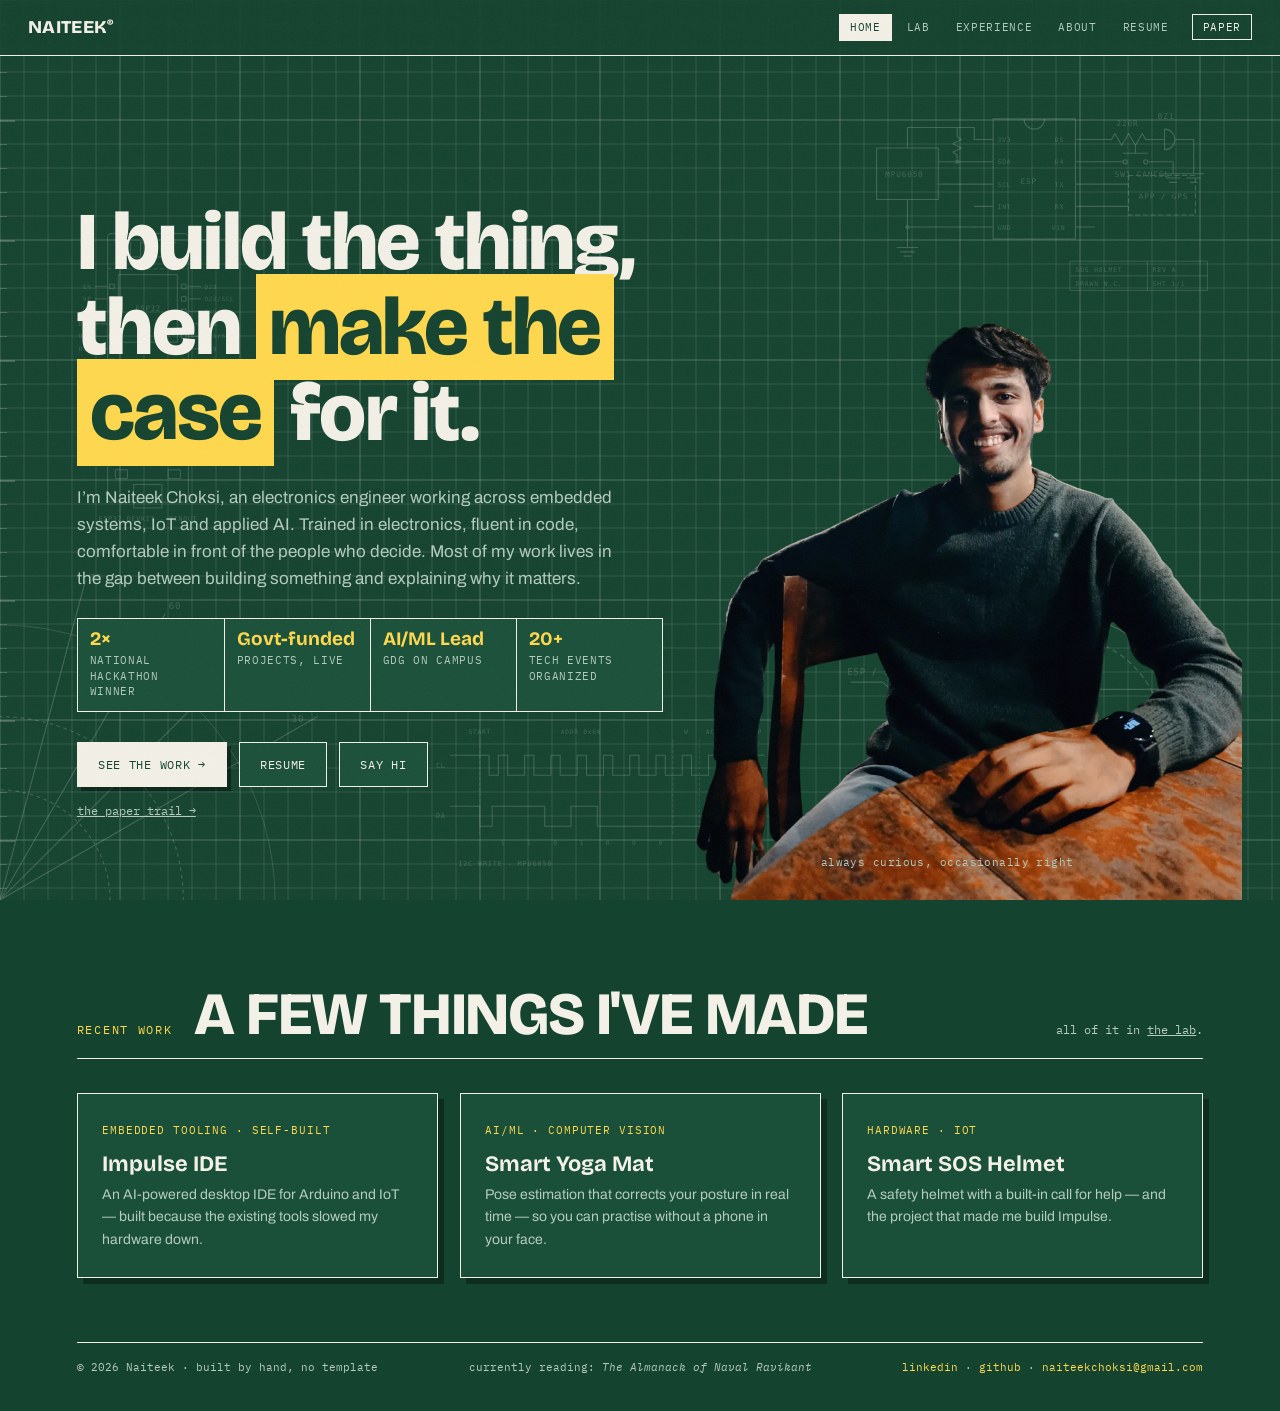
<file: index.html>
<!DOCTYPE html>
<html lang="en">
<head>
  <script defer src="https://cloud.umami.is/script.js" data-website-id="2d859d3a-fdac-441a-a37e-69e68d2ca7e6"></script>
  <meta charset="UTF-8">
  <meta name="viewport" content="width=device-width, initial-scale=1.0, viewport-fit=cover">
  <title>Naiteek Choksi | Electronics engineer: embedded, IoT &amp; AI</title>
  <meta name="description" content="Naiteek Choksi is an electronics engineer in Vadodara, India, building embedded and IoT devices with AI on top. Projects: Impulse IDE, Smart SOS Helmet, Smart Yoga Mat, Game of Codes.">
  <meta property="og:type" content="profile">
  <meta property="og:site_name" content="Naiteek Choksi">
  <meta property="og:title" content="Naiteek Choksi | Electronics engineer: embedded, IoT &amp; AI">
  <meta property="og:description" content="Naiteek Choksi is an electronics engineer in Vadodara, India, building embedded and IoT devices with AI on top. Projects: Impulse IDE, Smart SOS Helmet, Smart Yoga Mat, Game of Codes.">
  <meta property="og:url" content="https://naiteekchoksi.me/">
  <meta property="og:image" content="https://naiteekchoksi.me/images/profilejpeg.webp">
  <meta name="twitter:card" content="summary">
  <script type="application/ld+json">{"@context":"https://schema.org","@graph":[{"@type":"WebSite","@id":"https://naiteekchoksi.me/#site","url":"https://naiteekchoksi.me/","name":"Naiteek Choksi"},{"@type":"ProfilePage","@id":"https://naiteekchoksi.me/#page","url":"https://naiteekchoksi.me/","isPartOf":{"@id":"https://naiteekchoksi.me/#site"},"mainEntity":{"@id":"https://naiteekchoksi.me/#naiteek"}},{"@type":"Person","@id":"https://naiteekchoksi.me/#naiteek","name":"Naiteek Choksi","url":"https://naiteekchoksi.me/","image":"https://naiteekchoksi.me/images/profilejpeg.webp","jobTitle":"Electronics engineer","description":"Electronics engineer building embedded and IoT devices with AI on top.","email":"mailto:naiteekchoksi@gmail.com","address":{"@type":"PostalAddress","addressLocality":"Vadodara","addressRegion":"Gujarat","addressCountry":"IN"},"alumniOf":{"@type":"CollegeOrUniversity","name":"Gujarat Technological University (SVIT, Vasad)"},"knowsAbout":["Embedded systems","Internet of Things","ESP32","Arduino","PCB design","KiCad","Verilog","MATLAB","Machine learning","Computer vision","Pose estimation","Python","C++"],"sameAs":["https://www.linkedin.com/in/naiteek-choksi-7205b2227/","https://github.com/nate1029"]}]}</script>
  <link rel="canonical" href="https://naiteekchoksi.me/">
  <link rel="preconnect" href="https://fonts.googleapis.com">
  <link rel="preconnect" href="https://fonts.gstatic.com" crossorigin>
  <link rel="preload" href="https://fonts.googleapis.com/css2?family=Bricolage+Grotesque:opsz,wght@12..96,400..800&family=Archivo:wght@400;500;700&family=IBM+Plex+Mono:wght@400;500&display=swap" as="style" onload="this.onload=null;this.rel='stylesheet'">
  <noscript><link rel="stylesheet" href="https://fonts.googleapis.com/css2?family=Bricolage+Grotesque:opsz,wght@12..96,400..800&family=Archivo:wght@400;500;700&family=IBM+Plex+Mono:wght@400;500&display=swap"></noscript>
  <link rel="icon" href="images/favicon.svg" type="image/svg+xml">
  <link rel="stylesheet" href="css/style.css">
  <script>document.documentElement.dataset.theme=localStorage.theme||"dark"</script>
</head>
<body>

  <canvas id="bg" aria-hidden="true"></canvas>

  <header class="topbar">
    <a class="brand" href="index.html">NAITEEK<sup>&reg;</sup></a>
    <nav aria-label="Site">
      <a href="index.html" class="active" aria-current="page">home</a>
      <a href="projects.html">lab</a>
      <a href="experience.html">experience</a>
      <a href="about.html">about</a>
      <a href="resume.html">resume</a>
      <button class="theme-toggle" id="theme-toggle" type="button" aria-label="Switch theme">mat</button>
    </nav>
  </header>

  <main>

    <section class="cover">
      <div class="cover-text">
        <h1>I build the thing,<br>then <span class="hl">make the case</span> for it.</h1>
        <p class="cover-sub">I&rsquo;m Naiteek Choksi, an electronics engineer working across
          embedded systems, IoT and applied AI. Trained in electronics, fluent in code, comfortable in front of
          the people who decide. Most of my work lives in the gap between building
          something and explaining why it matters.</p>
        <ul class="spec-strip">
          <li><b>2&times;</b>national hackathon winner</li>
          <li><b>Govt-funded</b>projects, live</li>
          <li><b>AI/ML Lead</b>GDG on Campus</li>
          <li><b>20+</b>tech events organized</li>
        </ul>
        <div class="cta-row">
          <a class="btn btn-primary" href="projects.html">see the work &rarr;</a>
          <a class="btn" href="resume.html">resume</a>
          <a class="btn" href="mailto:naiteekchoksi@gmail.com">say hi</a>
        </div>
        <p class="aside"><a href="experience.html">the paper trail &rarr;</a></p>
      </div>
      <div class="cover-photo">
        <img src="images/profile.webp" alt="Naiteek Choksi" width="1050" height="1400" fetchpriority="high">
        <p class="cover-photo-note">always curious, occasionally right</p>
      </div>
    </section>

    <section class="dept">
      <header class="dept-head">
        <span class="dept-no">recent work</span>
        <h2>A few things I've made</h2>
        <p class="dept-tag">all of it in <a href="projects.html">the lab</a>.</p>
      </header>
      <div class="proof-grid">
        <a class="proof" href="projects.html#impulse">
          <span class="proof-kicker">embedded tooling &middot; self-built</span>
          <p class="proof-title">Impulse IDE</p>
          <p class="proof-label">An AI-powered desktop IDE for Arduino and IoT &mdash; built because
            the existing tools slowed my hardware down.</p>
        </a>
        <a class="proof" href="projects.html#yoga-mat">
          <span class="proof-kicker">ai/ml &middot; computer vision</span>
          <p class="proof-title">Smart Yoga Mat</p>
          <p class="proof-label">Pose estimation that corrects your posture in real time &mdash;
            so you can practise without a phone in your face.</p>
        </a>
        <a class="proof" href="projects.html#sos-helmet">
          <span class="proof-kicker">hardware &middot; IoT</span>
          <p class="proof-title">Smart SOS Helmet</p>
          <p class="proof-label">A safety helmet with a built-in call for help &mdash; and the
            project that made me build Impulse.</p>
        </a>
      </div>
    </section>

  </main>

  <footer class="footer-small">
    <div class="footer-row">
      <span>&copy; 2026 Naiteek &middot; built by hand, no template</span>
      <span>currently reading: <em>The Almanack of Naval Ravikant</em></span>
      <span class="footer-links">
        <a href="https://www.linkedin.com/in/naiteek-choksi-7205b2227/" target="_blank" rel="noopener">linkedin</a> &middot;
        <a href="https://github.com/nate1029" target="_blank" rel="noopener">github</a> &middot;
        <a href="mailto:naiteekchoksi@gmail.com">naiteekchoksi@gmail.com</a>
      </span>
    </div>
  </footer>

  <script src="js/main.js"></script>
</body>
</html>
</file>
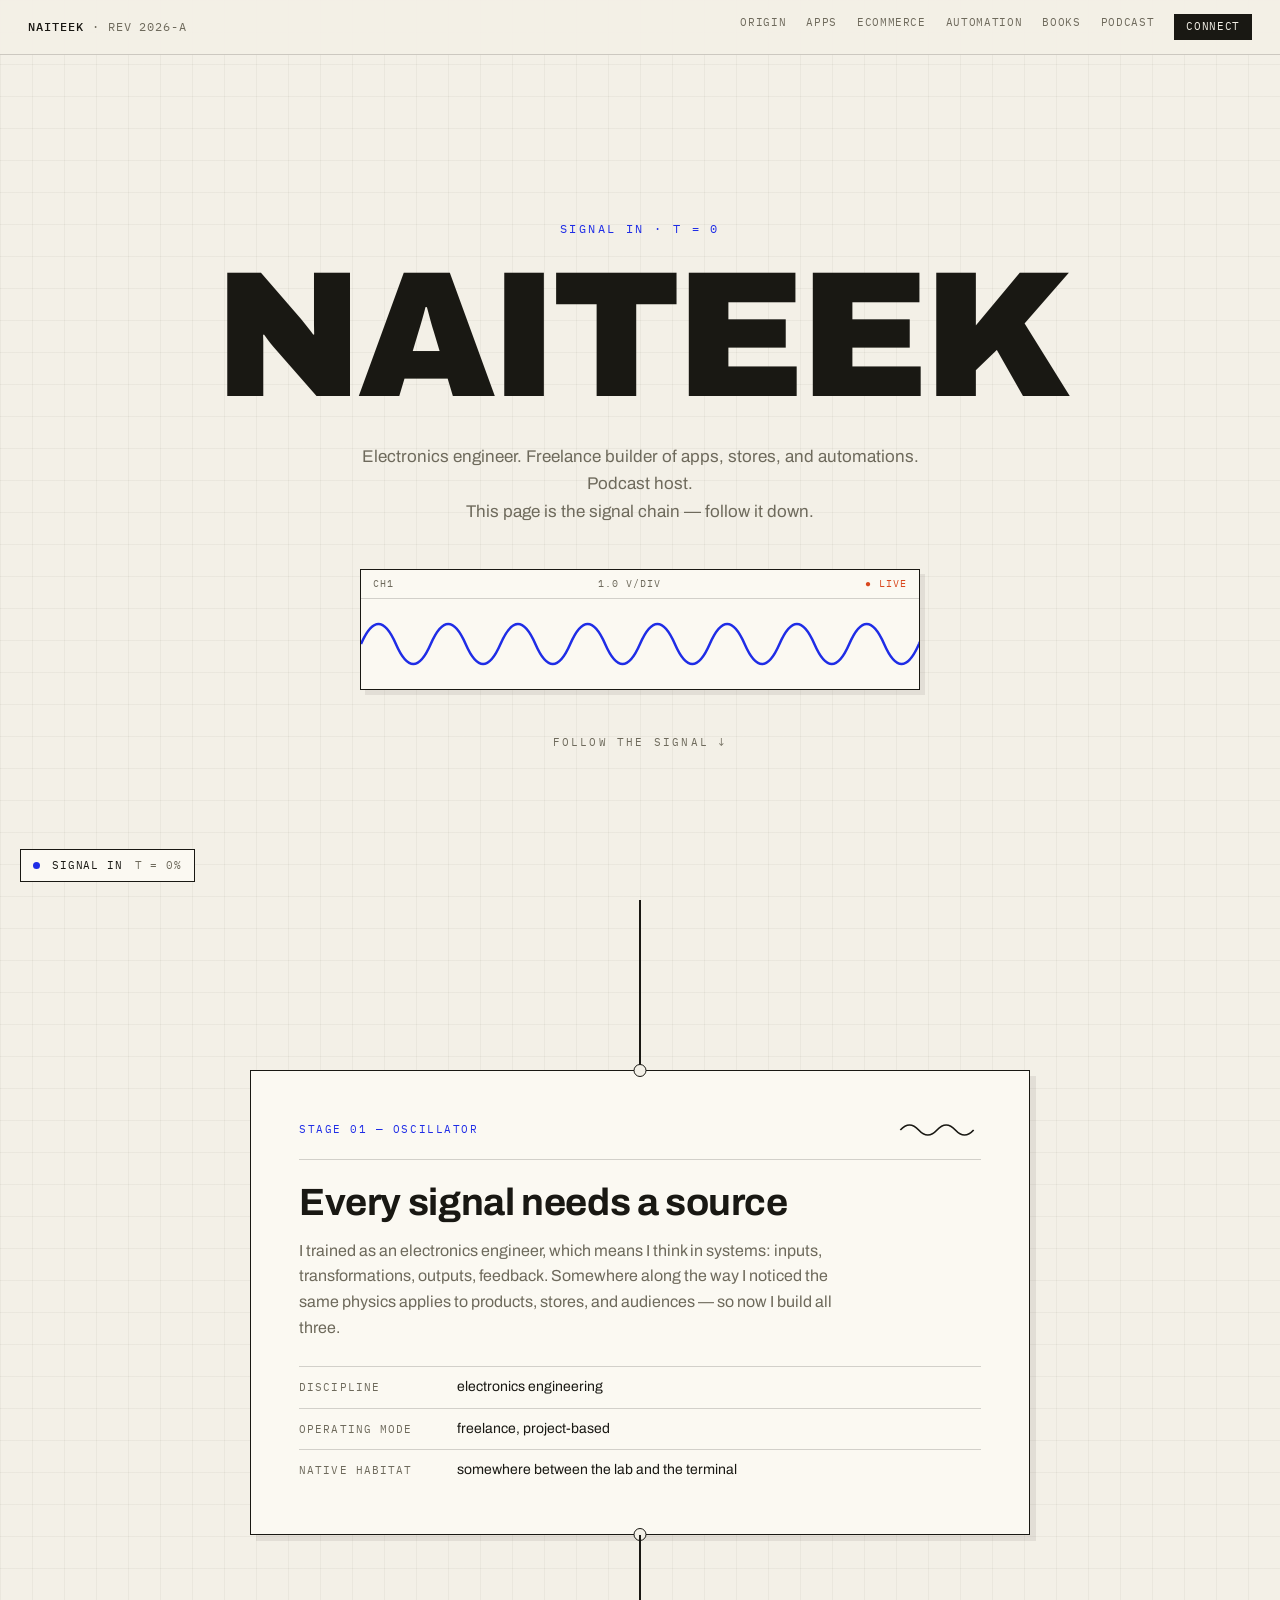
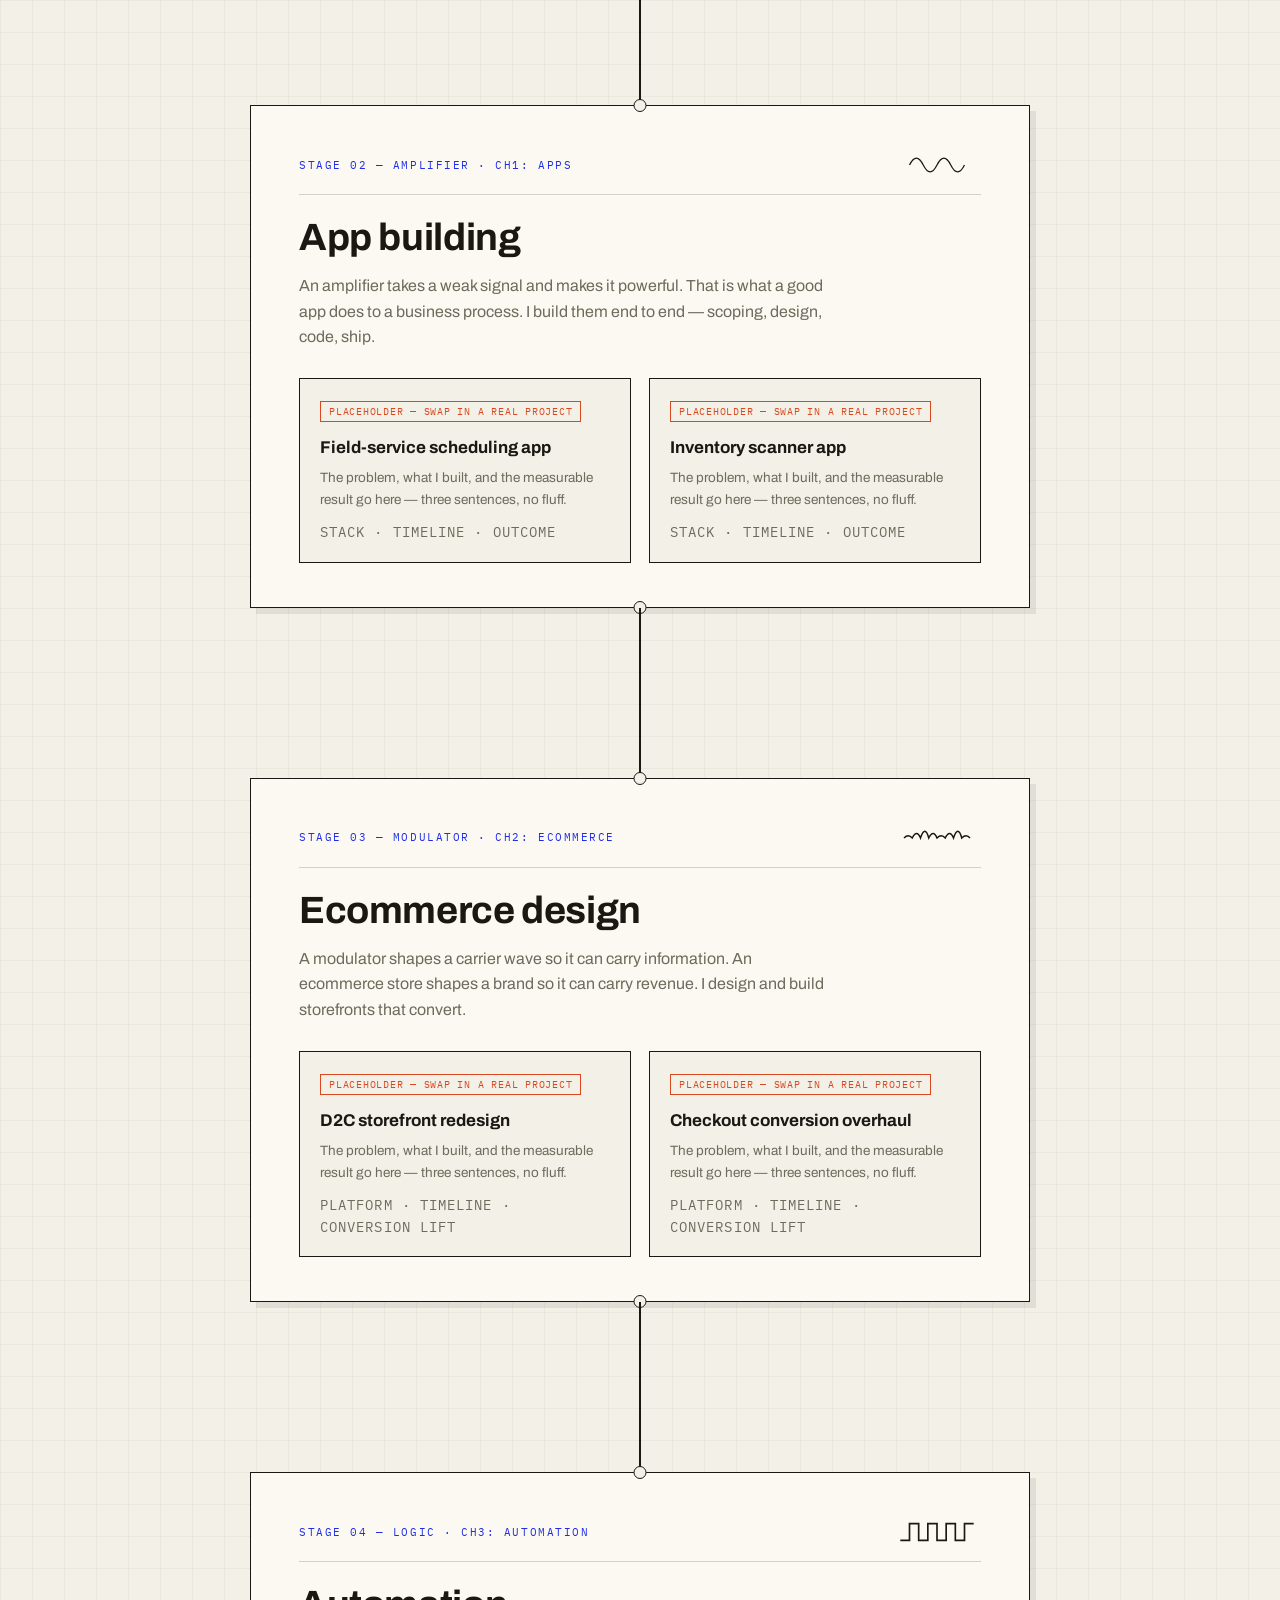
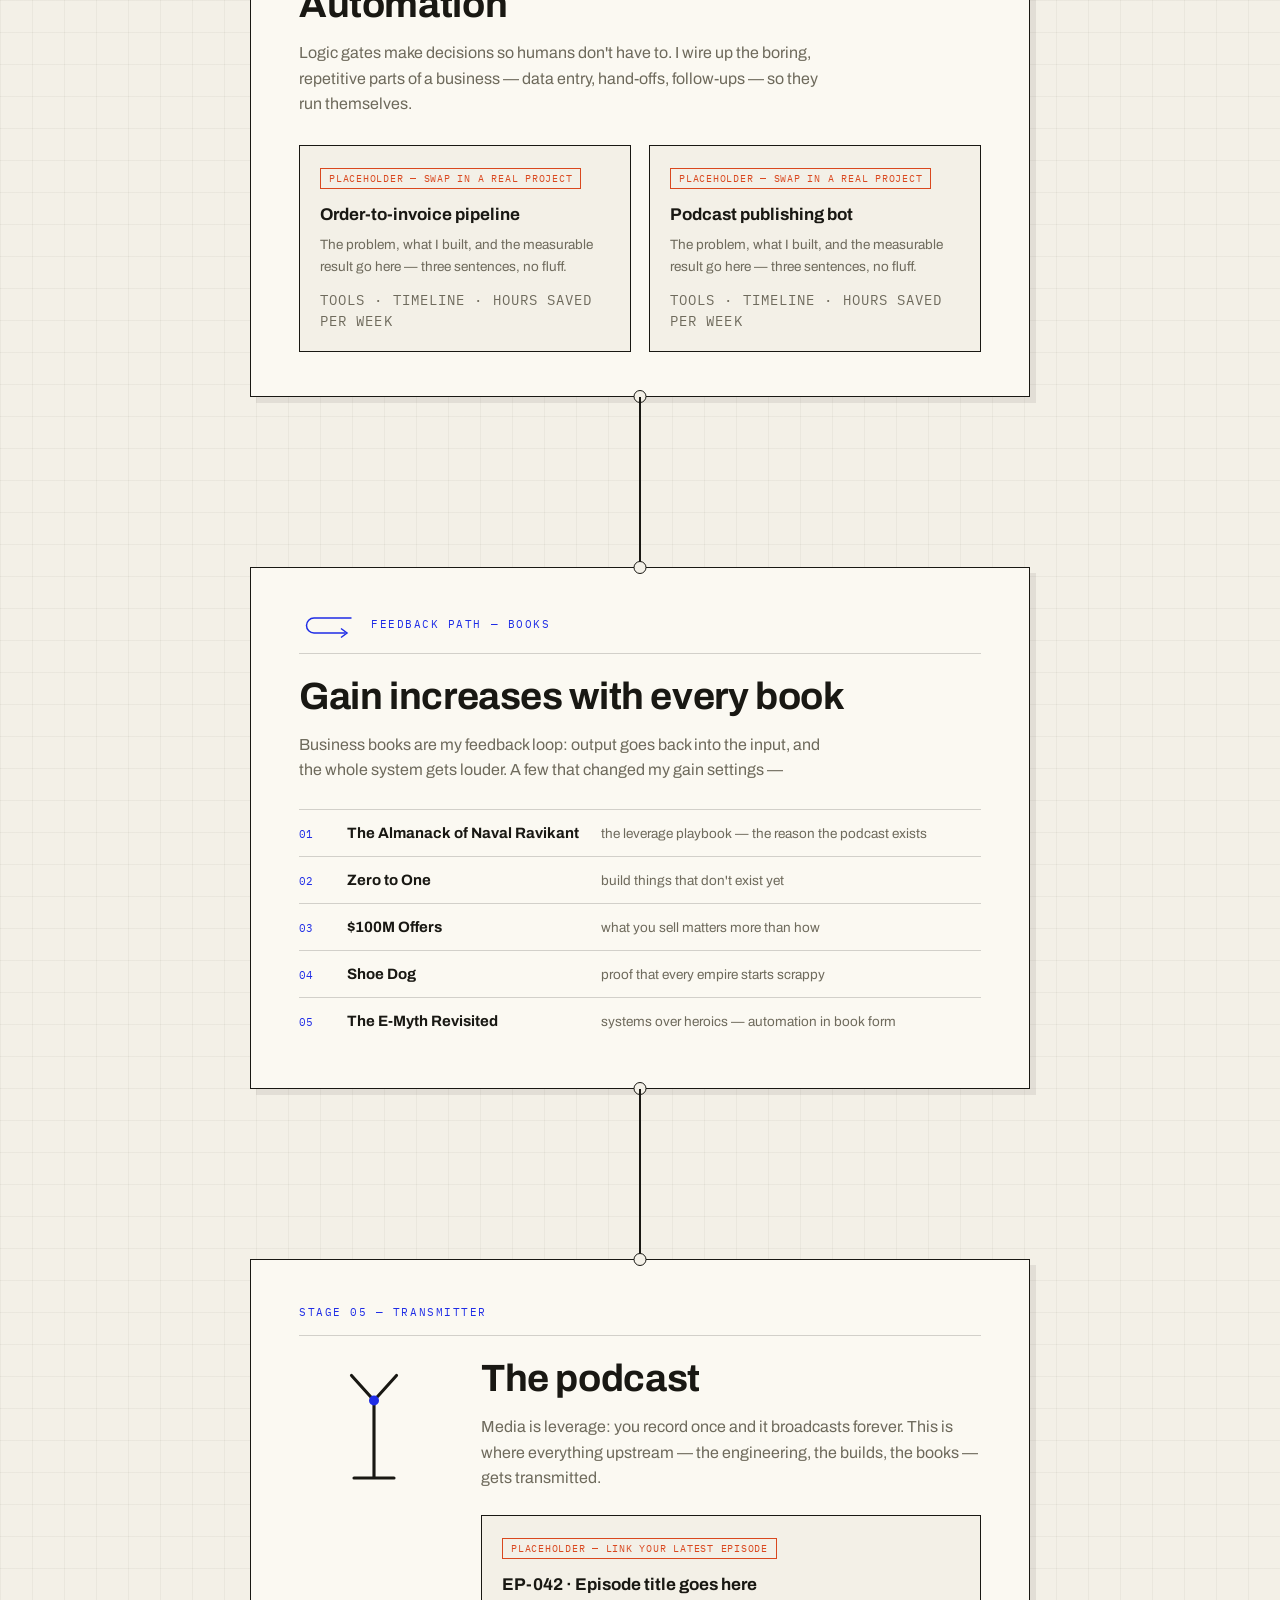
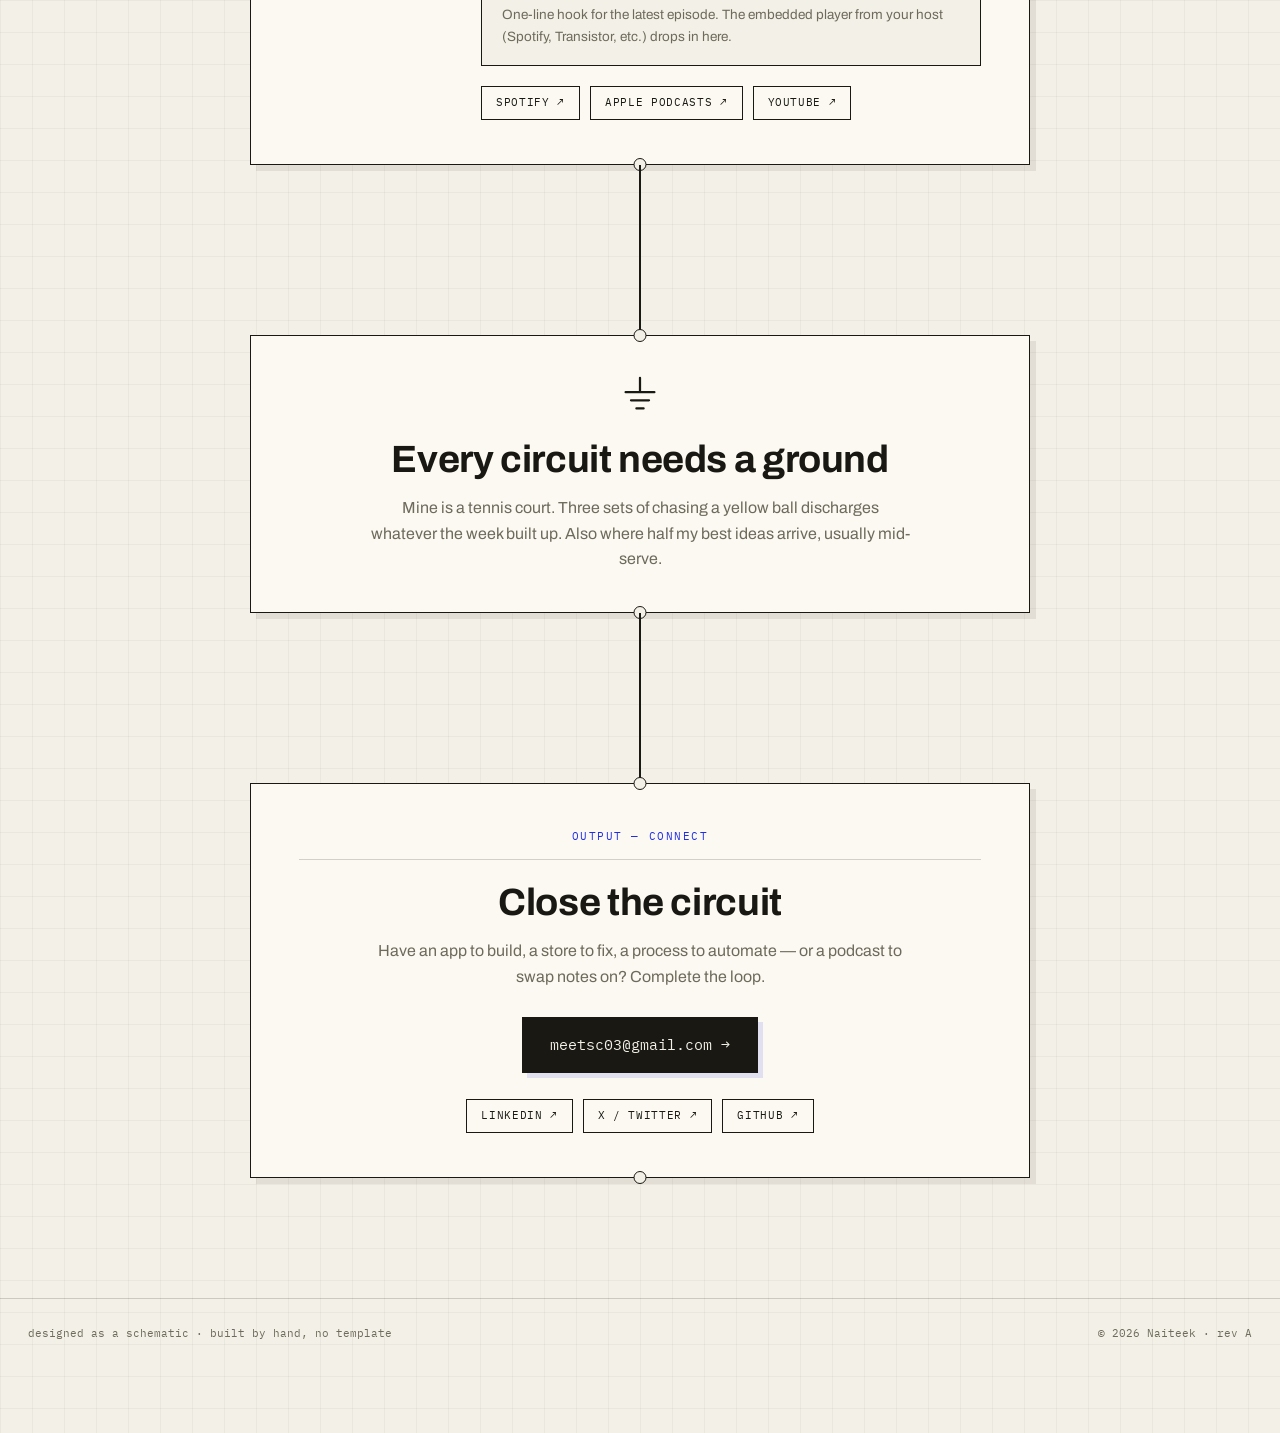
<file: v1/index.html>
<!DOCTYPE html>
<html lang="en">
<head>
  <script defer src="https://cloud.umami.is/script.js" data-website-id="2d859d3a-fdac-441a-a37e-69e68d2ca7e6"></script>
  <meta charset="UTF-8">
  <meta name="viewport" content="width=device-width, initial-scale=1.0">
  <title>Naiteek — engineer, builder, broadcaster</title>
  <meta name="description" content="Naiteek is an electronics engineer who builds apps, ecommerce stores, and automations — and broadcasts a podcast. Follow the signal.">
  <link rel="preconnect" href="https://fonts.googleapis.com">
  <link rel="preconnect" href="https://fonts.gstatic.com" crossorigin>
  <link href="https://fonts.googleapis.com/css2?family=Archivo:wght@400;500;700;900&family=IBM+Plex+Mono:wght@400;500&display=swap" rel="stylesheet">
  <link rel="stylesheet" href="css/style.css">
</head>
<body>

  <header class="topbar">
    <a class="brand" href="#signal-in">NAITEEK <span class="rev">· REV 2026-A</span></a>
    <nav aria-label="Stages">
      <a href="#origin">origin</a>
      <a href="#apps">apps</a>
      <a href="#ecommerce">ecommerce</a>
      <a href="#automation">automation</a>
      <a href="#books">books</a>
      <a href="#podcast">podcast</a>
      <a class="nav-cta" href="#connect">connect</a>
    </nav>
  </header>

  <main>

    <section class="hero" id="signal-in" data-stage="SIGNAL IN">
      <p class="hero-kicker">signal in · t = 0</p>
      <h1>Naiteek</h1>
      <p class="hero-sub">Electronics engineer. Freelance builder of apps, stores, and
        automations. Podcast host.<br>This page is the signal chain — follow it down.</p>
      <div class="scope" aria-hidden="true">
        <div class="scope-head"><span>CH1</span><span>1.0 V/div</span><span class="live">● live</span></div>
        <svg viewBox="0 0 560 90" preserveAspectRatio="none">
          <g class="scroll-wave">
            <path d="M0 45 Q 17.5 5 35 45 T 70 45 T 105 45 T 140 45 T 175 45 T 210 45 T 245 45 T 280 45 T 315 45 T 350 45 T 385 45 T 420 45 T 455 45 T 490 45 T 525 45 T 560 45"/>
            <path transform="translate(560 0)" d="M0 45 Q 17.5 5 35 45 T 70 45 T 105 45 T 140 45 T 175 45 T 210 45 T 245 45 T 280 45 T 315 45 T 350 45 T 385 45 T 420 45 T 455 45 T 490 45 T 525 45 T 560 45"/>
          </g>
        </svg>
      </div>
      <p class="hero-scroll">follow the signal <span class="arrow">↓</span></p>
    </section>

    <div class="trace"><span class="line"></span><span class="pulse"></span></div>

    <section class="stage" id="origin" data-stage="STAGE 01 — OSCILLATOR">
      <div class="block">
        <header class="block-head">
          <span class="block-label">stage 01 — oscillator</span>
          <svg class="wave" viewBox="0 -4 88 36" aria-hidden="true"><path d="M0 14 Q 11 2 22 14 T 44 14 T 66 14 T 88 14"/></svg>
        </header>
        <h2>Every signal needs a source</h2>
        <p class="lede">I trained as an electronics engineer, which means I think in
          systems: inputs, transformations, outputs, feedback. Somewhere along the way
          I noticed the same physics applies to products, stores, and audiences — so
          now I build all three.</p>
        <ul class="spec-list">
          <li><span>discipline</span>electronics engineering</li>
          <li><span>operating mode</span>freelance, project-based</li>
          <li><span>native habitat</span>somewhere between the lab and the terminal</li>
        </ul>
      </div>
    </section>

    <div class="trace"><span class="line"></span><span class="pulse"></span></div>

    <section class="stage" id="apps" data-stage="STAGE 02 — AMPLIFIER">
      <div class="block">
        <header class="block-head">
          <span class="block-label">stage 02 — amplifier · ch1: apps</span>
          <svg class="wave" viewBox="0 -10 88 48" aria-hidden="true"><path d="M0 14 Q 11 -8 22 14 T 44 14 T 66 14 T 88 14"/></svg>
        </header>
        <h2>App building</h2>
        <p class="lede">An amplifier takes a weak signal and makes it powerful. That is
          what a good app does to a business process. I build them end to end — scoping,
          design, code, ship.</p>
        <div class="cases">
          <article class="case">
            <span class="tag">placeholder — swap in a real project</span>
            <h3>Field-service scheduling app</h3>
            <p>The problem, what I built, and the measurable result go here — three
              sentences, no fluff.</p>
            <p class="case-meta">stack · timeline · outcome</p>
          </article>
          <article class="case">
            <span class="tag">placeholder — swap in a real project</span>
            <h3>Inventory scanner app</h3>
            <p>The problem, what I built, and the measurable result go here — three
              sentences, no fluff.</p>
            <p class="case-meta">stack · timeline · outcome</p>
          </article>
        </div>
      </div>
    </section>

    <div class="trace"><span class="line"></span><span class="pulse"></span></div>

    <section class="stage" id="ecommerce" data-stage="STAGE 03 — MODULATOR">
      <div class="block">
        <header class="block-head">
          <span class="block-label">stage 03 — modulator · ch2: ecommerce</span>
          <svg class="wave" viewBox="0 -6 88 40" aria-hidden="true"><path d="M0 14 Q6 8 11 14 Q17 2 22 14 Q28 -4 33 14 Q39 2 44 14 Q50 8 55 14 Q61 2 66 14 Q72 -4 77 14 Q83 8 88 14"/></svg>
        </header>
        <h2>Ecommerce design</h2>
        <p class="lede">A modulator shapes a carrier wave so it can carry information.
          An ecommerce store shapes a brand so it can carry revenue. I design and build
          storefronts that convert.</p>
        <div class="cases">
          <article class="case">
            <span class="tag">placeholder — swap in a real project</span>
            <h3>D2C storefront redesign</h3>
            <p>The problem, what I built, and the measurable result go here — three
              sentences, no fluff.</p>
            <p class="case-meta">platform · timeline · conversion lift</p>
          </article>
          <article class="case">
            <span class="tag">placeholder — swap in a real project</span>
            <h3>Checkout conversion overhaul</h3>
            <p>The problem, what I built, and the measurable result go here — three
              sentences, no fluff.</p>
            <p class="case-meta">platform · timeline · conversion lift</p>
          </article>
        </div>
      </div>
    </section>

    <div class="trace"><span class="line"></span><span class="pulse"></span></div>

    <section class="stage" id="automation" data-stage="STAGE 04 — LOGIC">
      <div class="block">
        <header class="block-head">
          <span class="block-label">stage 04 — logic · ch3: automation</span>
          <svg class="wave" viewBox="0 -4 88 36" aria-hidden="true"><path d="M0 24 H11 V4 H22 V24 H33 V4 H44 V24 H55 V4 H66 V24 H77 V4 H88" fill="none"/></svg>
        </header>
        <h2>Automation</h2>
        <p class="lede">Logic gates make decisions so humans don't have to. I wire up
          the boring, repetitive parts of a business — data entry, hand-offs, follow-ups —
          so they run themselves.</p>
        <div class="cases">
          <article class="case">
            <span class="tag">placeholder — swap in a real project</span>
            <h3>Order-to-invoice pipeline</h3>
            <p>The problem, what I built, and the measurable result go here — three
              sentences, no fluff.</p>
            <p class="case-meta">tools · timeline · hours saved per week</p>
          </article>
          <article class="case">
            <span class="tag">placeholder — swap in a real project</span>
            <h3>Podcast publishing bot</h3>
            <p>The problem, what I built, and the measurable result go here — three
              sentences, no fluff.</p>
            <p class="case-meta">tools · timeline · hours saved per week</p>
          </article>
        </div>
      </div>
    </section>

    <div class="trace"><span class="line"></span><span class="pulse"></span></div>

    <section class="stage" id="books" data-stage="FEEDBACK LOOP — BOOKS">
      <div class="block">
        <header class="block-head">
          <span class="block-label feedback-label">
            <svg class="loop" viewBox="0 0 80 36" aria-hidden="true"><path d="M70 8 H20 a10 10 0 0 0 0 20 H62"/><path class="loop-arrow" d="M56 22 L64 28 L56 34" fill="none"/></svg>
            feedback path — books
          </span>
        </header>
        <h2>Gain increases with every book</h2>
        <p class="lede">Business books are my feedback loop: output goes back into the
          input, and the whole system gets louder. A few that changed my gain
          settings —</p>
        <ol class="shelf">
          <li><span class="idx">01</span><span class="book">The Almanack of Naval Ravikant</span><span class="note">the leverage playbook — the reason the podcast exists</span></li>
          <li><span class="idx">02</span><span class="book">Zero to One</span><span class="note">build things that don't exist yet</span></li>
          <li><span class="idx">03</span><span class="book">$100M Offers</span><span class="note">what you sell matters more than how</span></li>
          <li><span class="idx">04</span><span class="book">Shoe Dog</span><span class="note">proof that every empire starts scrappy</span></li>
          <li><span class="idx">05</span><span class="book">The E-Myth Revisited</span><span class="note">systems over heroics — automation in book form</span></li>
        </ol>
      </div>
    </section>

    <div class="trace"><span class="line"></span><span class="pulse"></span></div>

    <section class="stage" id="podcast" data-stage="STAGE 05 — TRANSMITTER">
      <div class="block">
        <header class="block-head">
          <span class="block-label">stage 05 — transmitter</span>
        </header>
        <div class="tx-grid">
          <svg class="antenna" viewBox="0 0 120 120" aria-hidden="true">
            <path class="mast" d="M60 34 V96 M44 96 H76 M60 34 L42 14 M60 34 L78 14"/>
            <circle class="feedpoint" cx="60" cy="34" r="4"/>
            <path class="arc a1" d="M76 22 a 20 20 0 0 1 0 26"/>
            <path class="arc a2" d="M85 14 a 32 32 0 0 1 0 42"/>
            <path class="arc a3" d="M94 6 a 44 44 0 0 1 0 58"/>
            <path class="arc a1" d="M44 22 a 20 20 0 0 0 0 26"/>
            <path class="arc a2" d="M35 14 a 32 32 0 0 0 0 42"/>
            <path class="arc a3" d="M26 6 a 44 44 0 0 0 0 58"/>
          </svg>
          <div>
            <h2>The podcast</h2>
            <p class="lede">Media is leverage: you record once and it broadcasts forever.
              This is where everything upstream — the engineering, the builds, the
              books — gets transmitted.</p>
            <article class="case episode">
              <span class="tag">placeholder — link your latest episode</span>
              <h3>EP-042 · Episode title goes here</h3>
              <p>One-line hook for the latest episode. The embedded player from your
                host (Spotify, Transistor, etc.) drops in here.</p>
            </article>
            <div class="platforms">
              <a href="#" class="chip">Spotify ↗</a>
              <a href="#" class="chip">Apple Podcasts ↗</a>
              <a href="#" class="chip">YouTube ↗</a>
            </div>
          </div>
        </div>
      </div>
    </section>

    <div class="trace"><span class="line"></span><span class="pulse"></span></div>

    <section class="stage stage-small" id="ground" data-stage="GND — TENNIS">
      <div class="block block-small">
        <svg class="gnd" viewBox="0 0 60 44" aria-hidden="true"><path d="M30 2 V18 M14 18 H46 M20 27 H40 M26 36 H34"/></svg>
        <h2>Every circuit needs a ground</h2>
        <p class="lede">Mine is a tennis court. Three sets of chasing a yellow ball
          discharges whatever the week built up. Also where half my best ideas arrive,
          usually mid-serve.</p>
      </div>
    </section>

    <div class="trace"><span class="line"></span><span class="pulse"></span></div>

    <section class="stage" id="connect" data-stage="OUTPUT — CONNECT">
      <div class="block block-connect">
        <header class="block-head">
          <span class="block-label">output — connect</span>
        </header>
        <h2>Close the circuit</h2>
        <p class="lede">Have an app to build, a store to fix, a process to automate —
          or a podcast to swap notes on? Complete the loop.</p>
        <a class="cta" href="mailto:meetsc03@gmail.com">meetsc03@gmail.com →</a>
        <div class="platforms">
          <a href="#" class="chip">LinkedIn ↗</a>
          <a href="#" class="chip">X / Twitter ↗</a>
          <a href="#" class="chip">GitHub ↗</a>
        </div>
      </div>
    </section>

  </main>

  <footer>
    <span>designed as a schematic · built by hand, no template</span>
    <span>© 2026 Naiteek · rev A</span>
  </footer>

  <div class="hud" aria-hidden="true">
    <span class="hud-dot"></span>
    <span id="hud-stage">SIGNAL IN</span>
    <span id="hud-t">t = 0%</span>
  </div>

  <script src="js/main.js"></script>
</body>
</html>
</file>
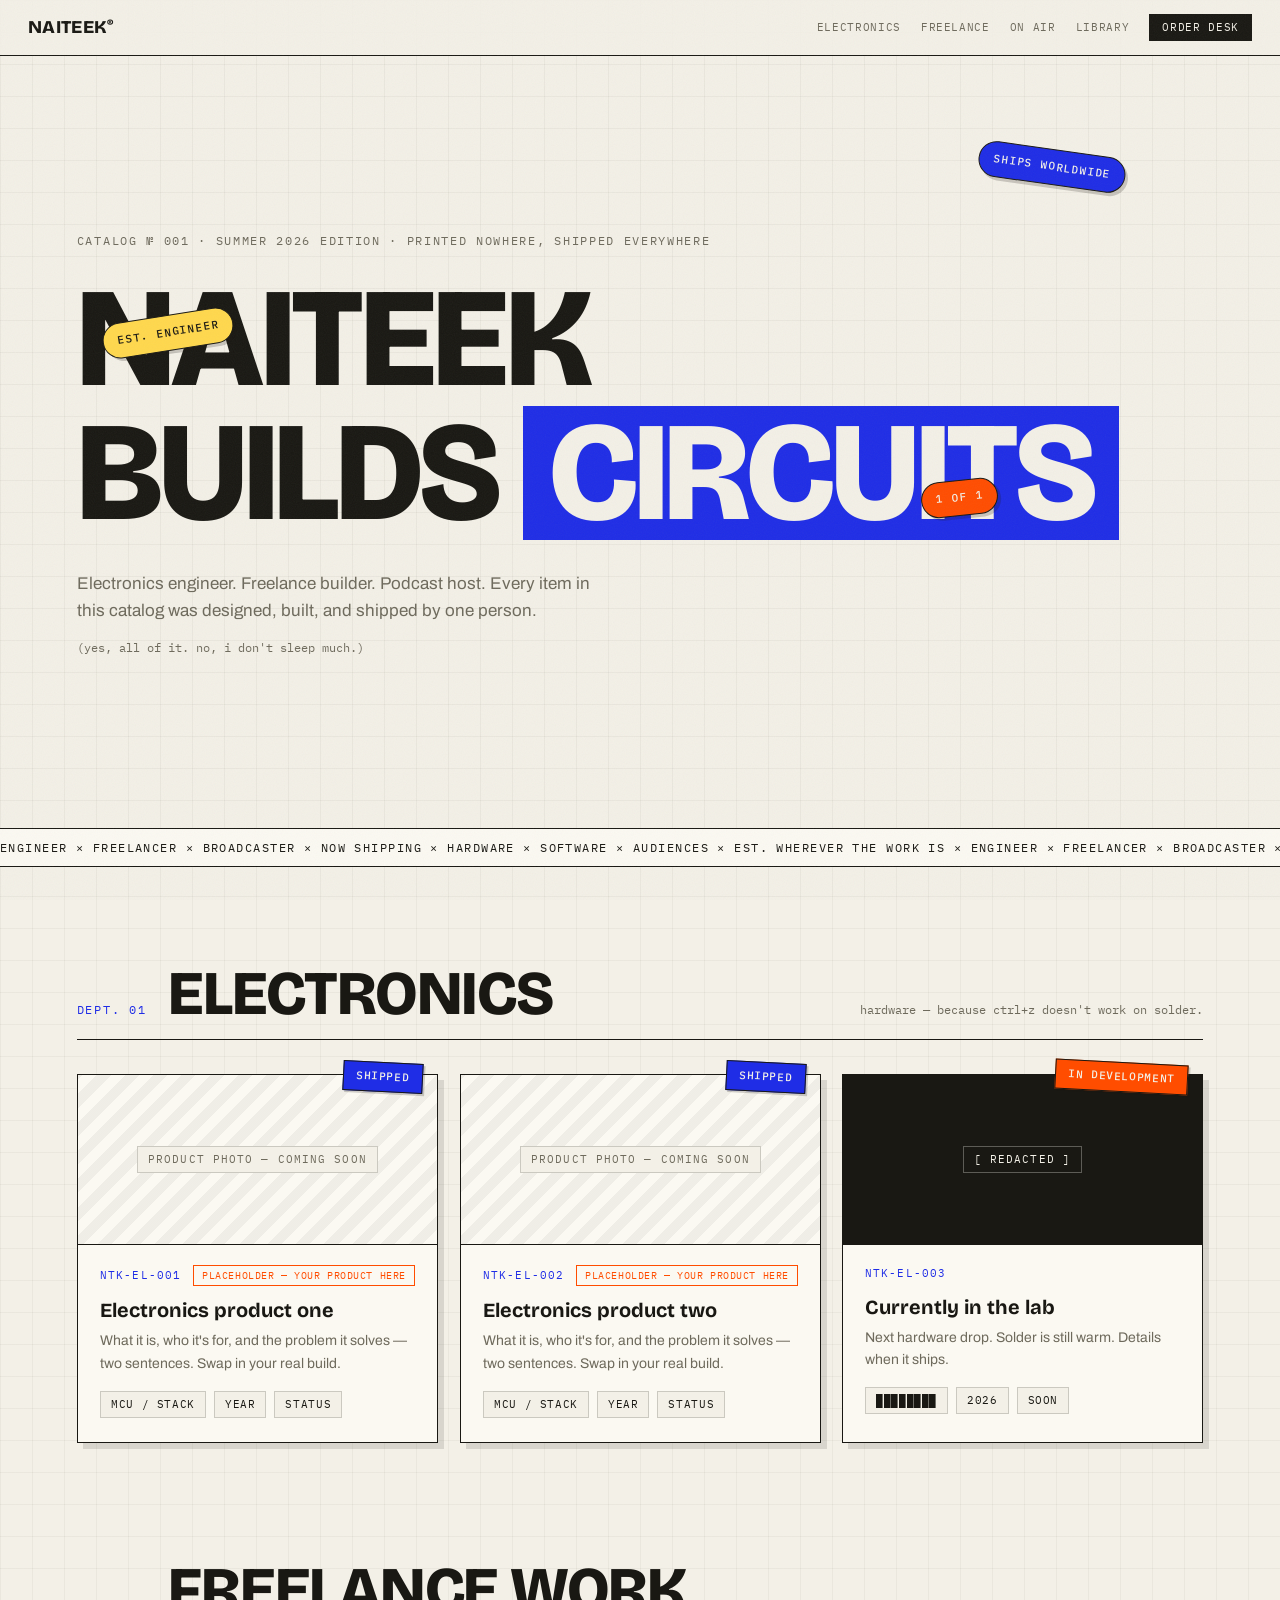
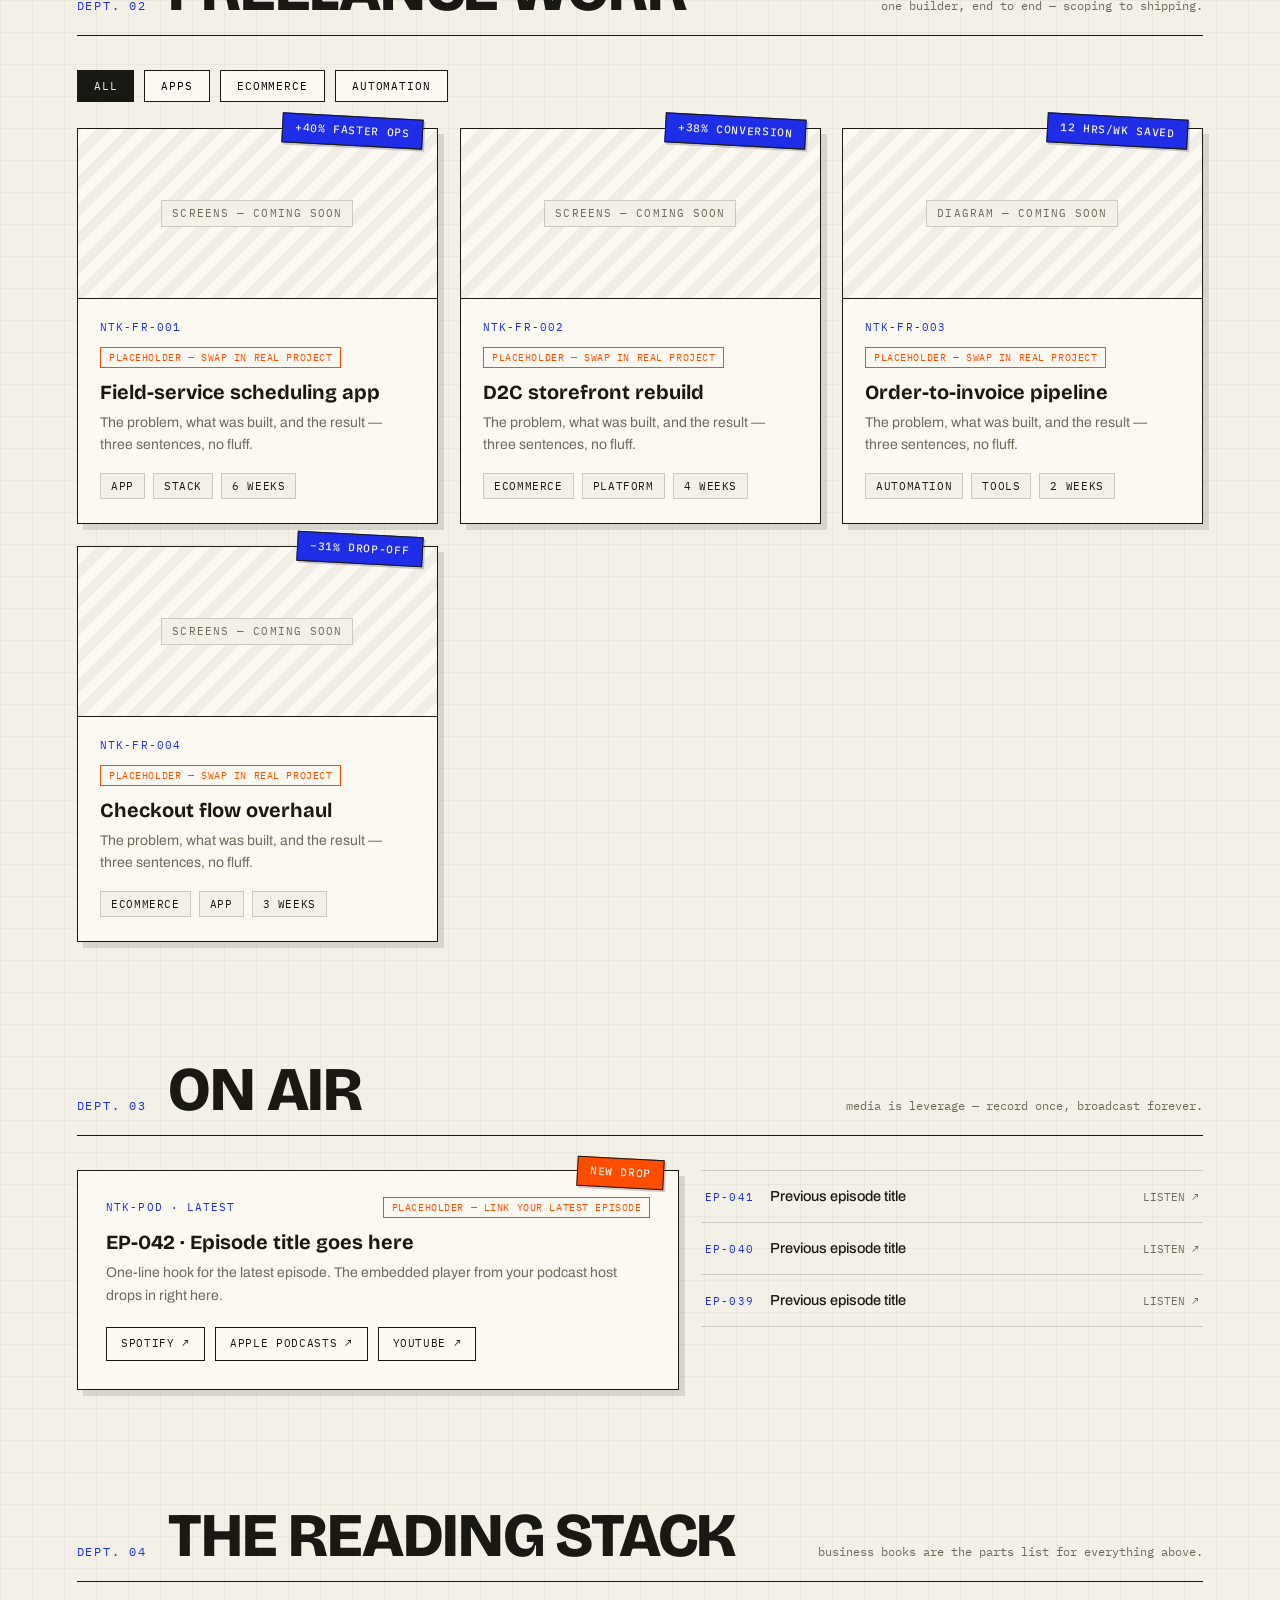
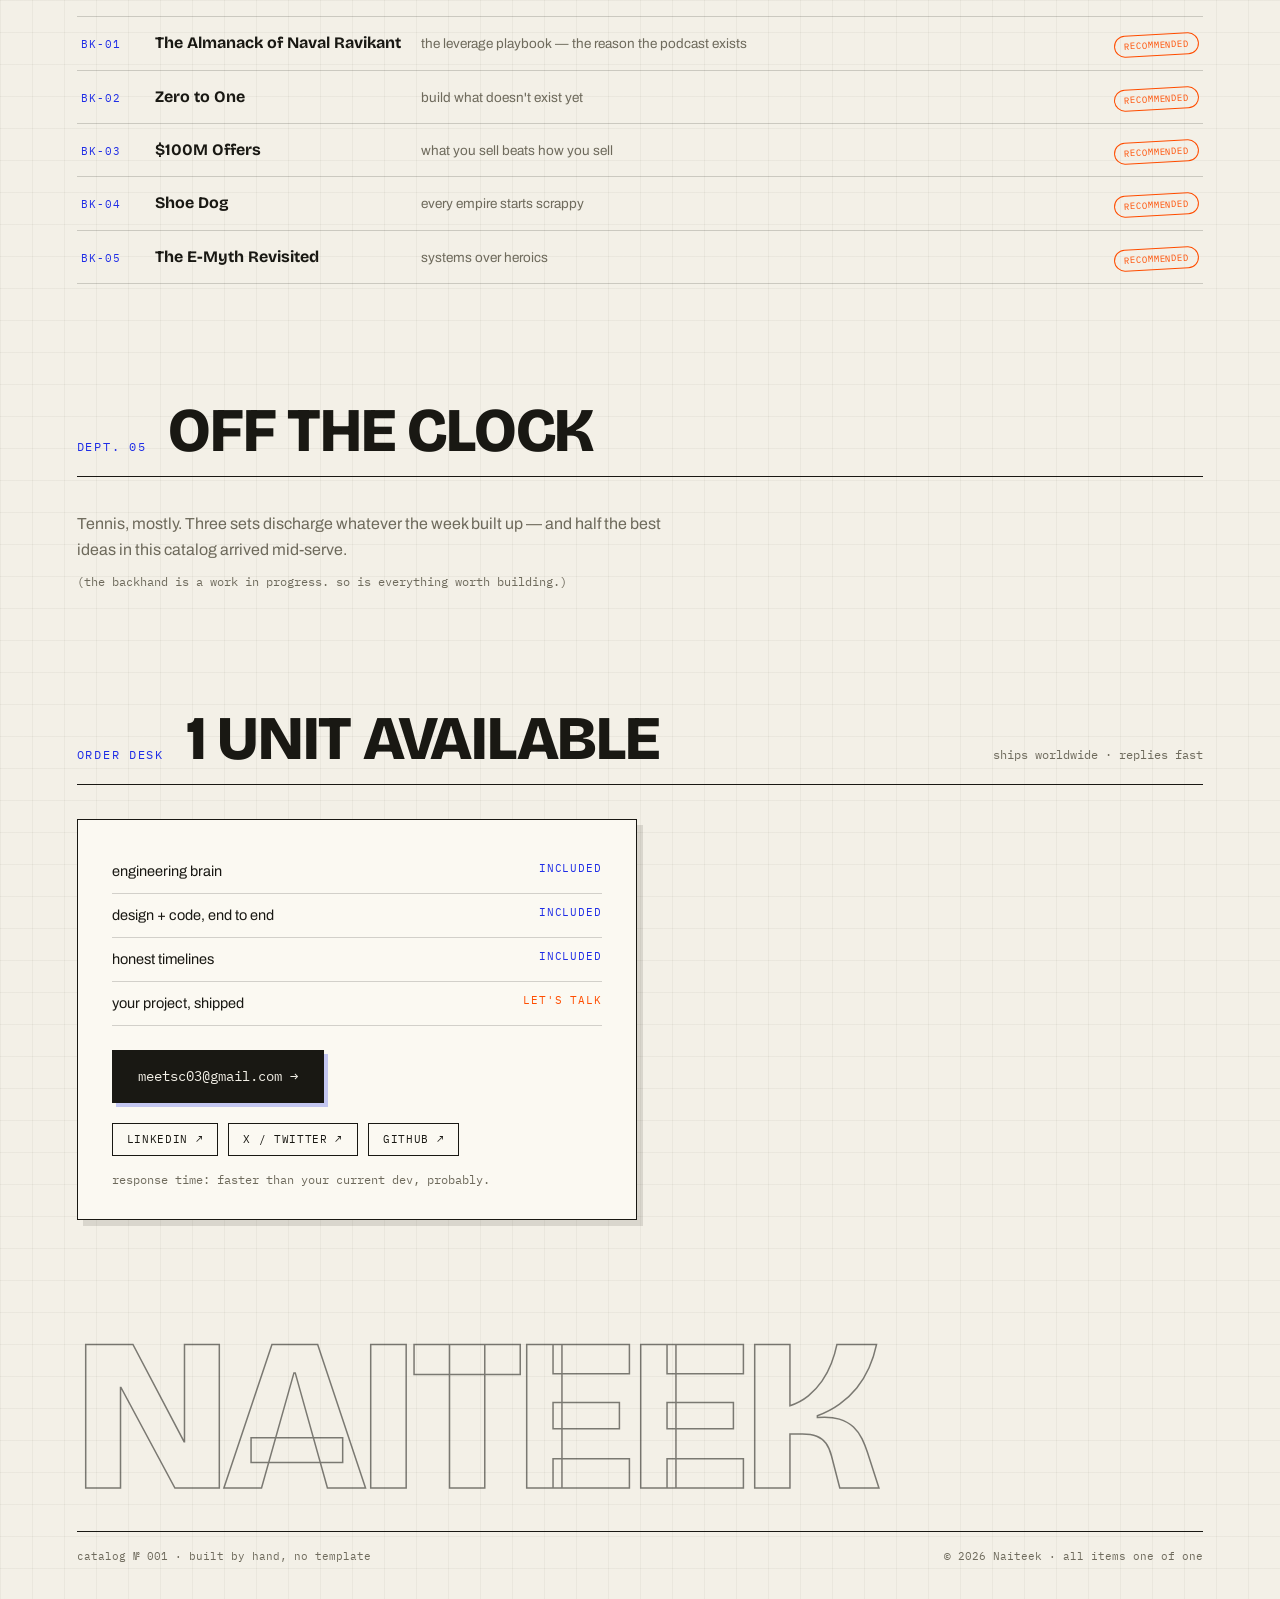
<file: v3/index.html>
<!DOCTYPE html>
<html lang="en">
<head>
  <script defer src="https://cloud.umami.is/script.js" data-website-id="2d859d3a-fdac-441a-a37e-69e68d2ca7e6"></script>
  <meta charset="UTF-8">
  <meta name="viewport" content="width=device-width, initial-scale=1.0">
  <title>Naiteek — builder of circuits, apps, stores &amp; audiences</title>
  <meta name="description" content="Catalog № 001. Everything here — electronics, apps, ecommerce stores, automations, a podcast — was designed, built, and shipped by one person: Naiteek.">
  <link rel="preconnect" href="https://fonts.googleapis.com">
  <link rel="preconnect" href="https://fonts.gstatic.com" crossorigin>
  <link href="https://fonts.googleapis.com/css2?family=Bricolage+Grotesque:opsz,wght@12..96,400..800&family=Archivo:wght@400;500;700&family=IBM+Plex+Mono:wght@400;500&display=swap" rel="stylesheet">
  <link rel="stylesheet" href="css/style.css">
</head>
<body>

  <header class="topbar">
    <a class="brand" href="#top">NAITEEK<sup>®</sup></a>
    <nav aria-label="Departments">
      <a href="#electronics">electronics</a>
      <a href="#freelance">freelance</a>
      <a href="#on-air">on air</a>
      <a href="#library">library</a>
      <a class="nav-cta" href="#order">order desk</a>
    </nav>
  </header>

  <main>

    <section class="cover" id="top">
      <p class="cat-no">catalog № 001 · summer 2026 edition · printed nowhere, shipped everywhere</p>
      <h1>NAITEEK<br>BUILDS <span class="cycle" id="cycle">CIRCUITS</span></h1>
      <p class="cover-sub">Electronics engineer. Freelance builder. Podcast host.
        Every item in this catalog was designed, built, and shipped by one person.</p>
      <p class="aside">(yes, all of it. no, i don't sleep much.)</p>
      <span class="sticker st-blue" style="top: 18%; right: 12%; --tilt: 8deg;">SHIPS WORLDWIDE</span>
      <span class="sticker st-orange" style="top: 58%; right: 22%; --tilt: -6deg;">1 OF 1</span>
      <span class="sticker st-yellow" style="top: 38%; left: 8%; --tilt: -9deg;">EST. ENGINEER</span>
    </section>

    <div class="ticker" aria-hidden="true">
      <div class="ticker-track">
        <span>engineer × freelancer × broadcaster × now shipping × hardware × software × audiences × est. wherever the work is ×&nbsp;</span><span>engineer × freelancer × broadcaster × now shipping × hardware × software × audiences × est. wherever the work is ×&nbsp;</span>
      </div>
    </div>

    <section class="dept" id="electronics">
      <header class="dept-head">
        <span class="dept-no">dept. 01</span>
        <h2>Electronics</h2>
        <p class="dept-tag">hardware — because ctrl+z doesn't work on solder.</p>
      </header>
      <div class="grid">
        <article class="card">
          <div class="card-media"><span class="media-note">product photo — coming soon</span></div>
          <div class="card-body">
            <div class="card-top"><span class="sku">NTK-EL-001</span><span class="tag-pill">placeholder — your product here</span></div>
            <h3>Electronics product one</h3>
            <p>What it is, who it's for, and the problem it solves — two sentences.
              Swap in your real build.</p>
            <ul class="chips"><li>MCU / stack</li><li>year</li><li>status</li></ul>
          </div>
          <span class="badge">SHIPPED</span>
        </article>
        <article class="card">
          <div class="card-media"><span class="media-note">product photo — coming soon</span></div>
          <div class="card-body">
            <div class="card-top"><span class="sku">NTK-EL-002</span><span class="tag-pill">placeholder — your product here</span></div>
            <h3>Electronics product two</h3>
            <p>What it is, who it's for, and the problem it solves — two sentences.
              Swap in your real build.</p>
            <ul class="chips"><li>MCU / stack</li><li>year</li><li>status</li></ul>
          </div>
          <span class="badge">SHIPPED</span>
        </article>
        <article class="card card-redacted">
          <div class="card-media"><span class="media-note">[ redacted ]</span></div>
          <div class="card-body">
            <div class="card-top"><span class="sku">NTK-EL-003</span></div>
            <h3>Currently in the lab</h3>
            <p>Next hardware drop. Solder is still warm. Details when it ships.</p>
            <ul class="chips"><li>████████</li><li>2026</li><li>soon</li></ul>
          </div>
          <span class="badge b-orange">IN DEVELOPMENT</span>
        </article>
      </div>
    </section>

    <section class="dept" id="freelance">
      <header class="dept-head">
        <span class="dept-no">dept. 02</span>
        <h2>Freelance work</h2>
        <p class="dept-tag">one builder, end to end — scoping to shipping.</p>
      </header>
      <div class="filters" role="group" aria-label="Filter projects">
        <button class="filter active" data-filter="all">all</button>
        <button class="filter" data-filter="apps">apps</button>
        <button class="filter" data-filter="ecommerce">ecommerce</button>
        <button class="filter" data-filter="automation">automation</button>
      </div>
      <div class="grid" id="work-grid">
        <article class="card" data-tags="apps">
          <div class="card-media"><span class="media-note">screens — coming soon</span></div>
          <div class="card-body">
            <div class="card-top"><span class="sku">NTK-FR-001</span><span class="tag-pill">placeholder — swap in real project</span></div>
            <h3>Field-service scheduling app</h3>
            <p>The problem, what was built, and the result — three sentences, no fluff.</p>
            <ul class="chips"><li>app</li><li>stack</li><li>6 weeks</li></ul>
          </div>
          <span class="badge">+40% FASTER OPS</span>
        </article>
        <article class="card" data-tags="ecommerce">
          <div class="card-media"><span class="media-note">screens — coming soon</span></div>
          <div class="card-body">
            <div class="card-top"><span class="sku">NTK-FR-002</span><span class="tag-pill">placeholder — swap in real project</span></div>
            <h3>D2C storefront rebuild</h3>
            <p>The problem, what was built, and the result — three sentences, no fluff.</p>
            <ul class="chips"><li>ecommerce</li><li>platform</li><li>4 weeks</li></ul>
          </div>
          <span class="badge">+38% CONVERSION</span>
        </article>
        <article class="card" data-tags="automation">
          <div class="card-media"><span class="media-note">diagram — coming soon</span></div>
          <div class="card-body">
            <div class="card-top"><span class="sku">NTK-FR-003</span><span class="tag-pill">placeholder — swap in real project</span></div>
            <h3>Order-to-invoice pipeline</h3>
            <p>The problem, what was built, and the result — three sentences, no fluff.</p>
            <ul class="chips"><li>automation</li><li>tools</li><li>2 weeks</li></ul>
          </div>
          <span class="badge">12 HRS/WK SAVED</span>
        </article>
        <article class="card" data-tags="ecommerce apps">
          <div class="card-media"><span class="media-note">screens — coming soon</span></div>
          <div class="card-body">
            <div class="card-top"><span class="sku">NTK-FR-004</span><span class="tag-pill">placeholder — swap in real project</span></div>
            <h3>Checkout flow overhaul</h3>
            <p>The problem, what was built, and the result — three sentences, no fluff.</p>
            <ul class="chips"><li>ecommerce</li><li>app</li><li>3 weeks</li></ul>
          </div>
          <span class="badge">−31% DROP-OFF</span>
        </article>
      </div>
    </section>

    <section class="dept" id="on-air">
      <header class="dept-head">
        <span class="dept-no">dept. 03</span>
        <h2>On air</h2>
        <p class="dept-tag">media is leverage — record once, broadcast forever.</p>
      </header>
      <div class="onair-grid">
        <article class="card feature">
          <div class="card-body">
            <div class="card-top"><span class="sku">NTK-POD · LATEST</span><span class="tag-pill">placeholder — link your latest episode</span></div>
            <h3>EP-042 · Episode title goes here</h3>
            <p>One-line hook for the latest episode. The embedded player from your
              podcast host drops in right here.</p>
            <div class="platforms">
              <a href="#" class="chip-link">Spotify ↗</a>
              <a href="#" class="chip-link">Apple Podcasts ↗</a>
              <a href="#" class="chip-link">YouTube ↗</a>
            </div>
          </div>
          <span class="badge b-orange">NEW DROP</span>
        </article>
        <ol class="ep-list">
          <li><span class="sku">EP-041</span><span class="ep-title">Previous episode title</span><a href="#" class="ep-link">listen ↗</a></li>
          <li><span class="sku">EP-040</span><span class="ep-title">Previous episode title</span><a href="#" class="ep-link">listen ↗</a></li>
          <li><span class="sku">EP-039</span><span class="ep-title">Previous episode title</span><a href="#" class="ep-link">listen ↗</a></li>
        </ol>
      </div>
    </section>

    <section class="dept" id="library">
      <header class="dept-head">
        <span class="dept-no">dept. 04</span>
        <h2>The reading stack</h2>
        <p class="dept-tag">business books are the parts list for everything above.</p>
      </header>
      <ol class="shelf">
        <li><span class="sku">BK-01</span><span class="book">The Almanack of Naval Ravikant</span><span class="note">the leverage playbook — the reason the podcast exists</span><span class="stamp">RECOMMENDED</span></li>
        <li><span class="sku">BK-02</span><span class="book">Zero to One</span><span class="note">build what doesn't exist yet</span><span class="stamp">RECOMMENDED</span></li>
        <li><span class="sku">BK-03</span><span class="book">$100M Offers</span><span class="note">what you sell beats how you sell</span><span class="stamp">RECOMMENDED</span></li>
        <li><span class="sku">BK-04</span><span class="book">Shoe Dog</span><span class="note">every empire starts scrappy</span><span class="stamp">RECOMMENDED</span></li>
        <li><span class="sku">BK-05</span><span class="book">The E-Myth Revisited</span><span class="note">systems over heroics</span><span class="stamp">RECOMMENDED</span></li>
      </ol>
    </section>

    <section class="dept dept-small" id="off-clock">
      <header class="dept-head">
        <span class="dept-no">dept. 05</span>
        <h2>Off the clock</h2>
      </header>
      <p class="off-copy">Tennis, mostly. Three sets discharge whatever the week built up —
        and half the best ideas in this catalog arrived mid-serve.
        <span class="aside">(the backhand is a work in progress. so is everything worth building.)</span></p>
    </section>

    <section class="dept" id="order">
      <header class="dept-head">
        <span class="dept-no">order desk</span>
        <h2>1 unit available</h2>
        <p class="dept-tag">ships worldwide · replies fast</p>
      </header>
      <div class="order-card">
        <ul class="order-lines">
          <li><span>engineering brain</span><span>included</span></li>
          <li><span>design + code, end to end</span><span>included</span></li>
          <li><span>honest timelines</span><span>included</span></li>
          <li><span>your project, shipped</span><span>let's talk</span></li>
        </ul>
        <a class="cta" href="mailto:meetsc03@gmail.com">meetsc03@gmail.com →</a>
        <div class="platforms">
          <a href="#" class="chip-link">LinkedIn ↗</a>
          <a href="#" class="chip-link">X / Twitter ↗</a>
          <a href="#" class="chip-link">GitHub ↗</a>
        </div>
        <p class="aside">response time: faster than your current dev, probably.</p>
      </div>
    </section>

  </main>

  <footer>
    <p class="footer-giant" aria-hidden="true">NAITEEK</p>
    <div class="footer-row">
      <span>catalog № 001 · built by hand, no template</span>
      <span>© 2026 Naiteek · all items one of one</span>
    </div>
  </footer>

  <script src="js/main.js"></script>
</body>
</html>
</file>
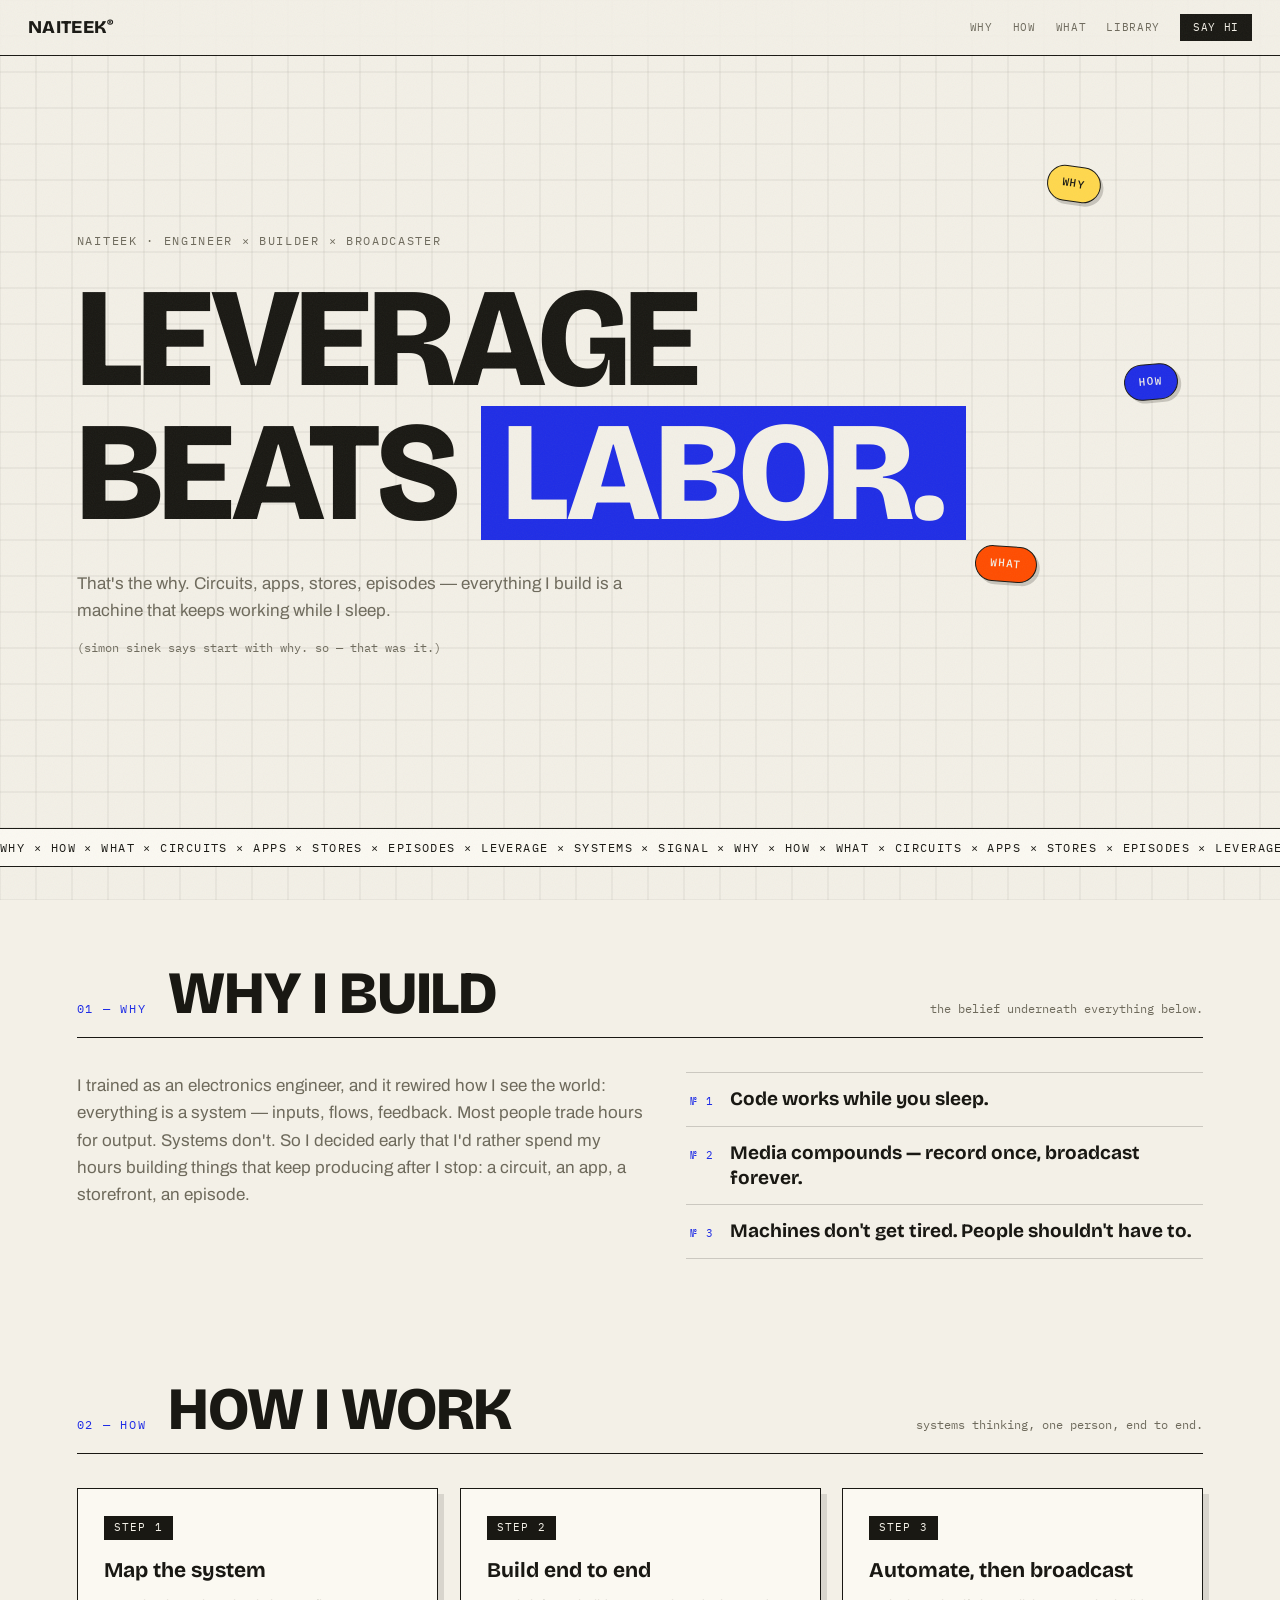
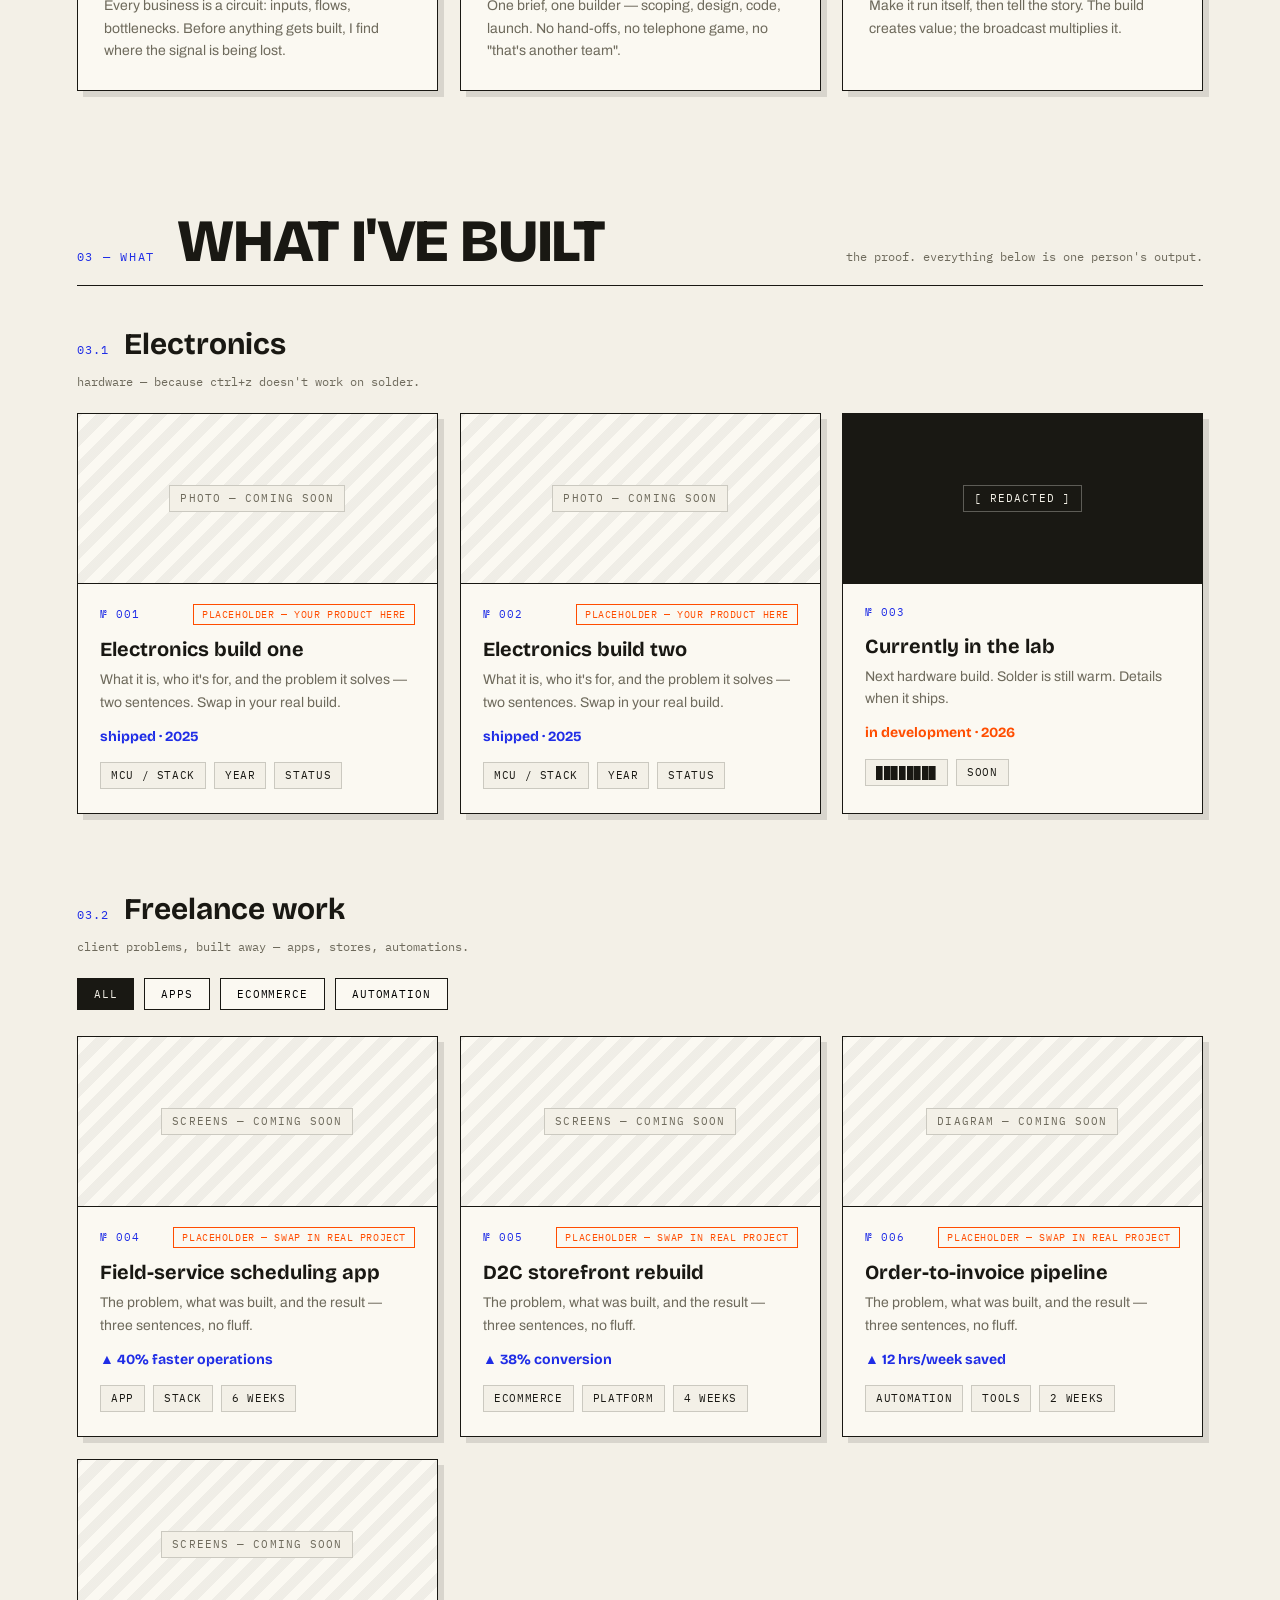
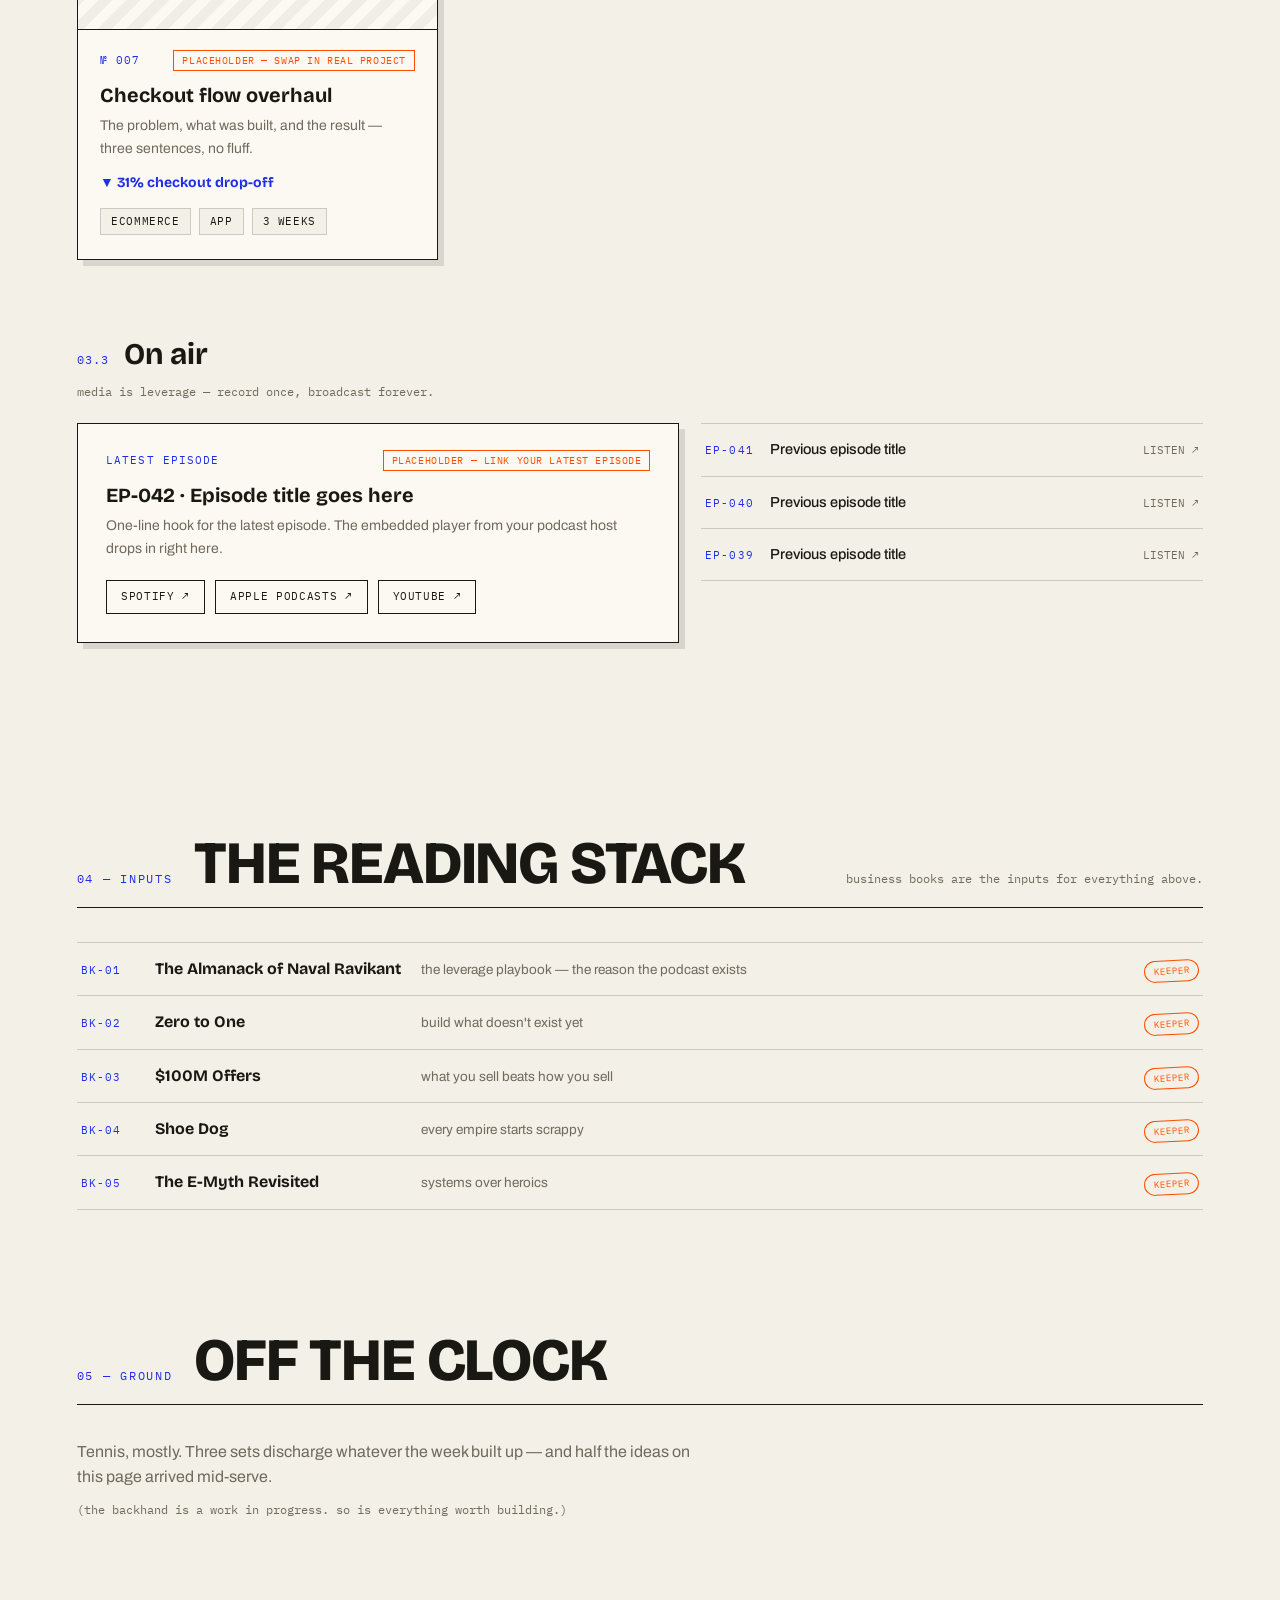
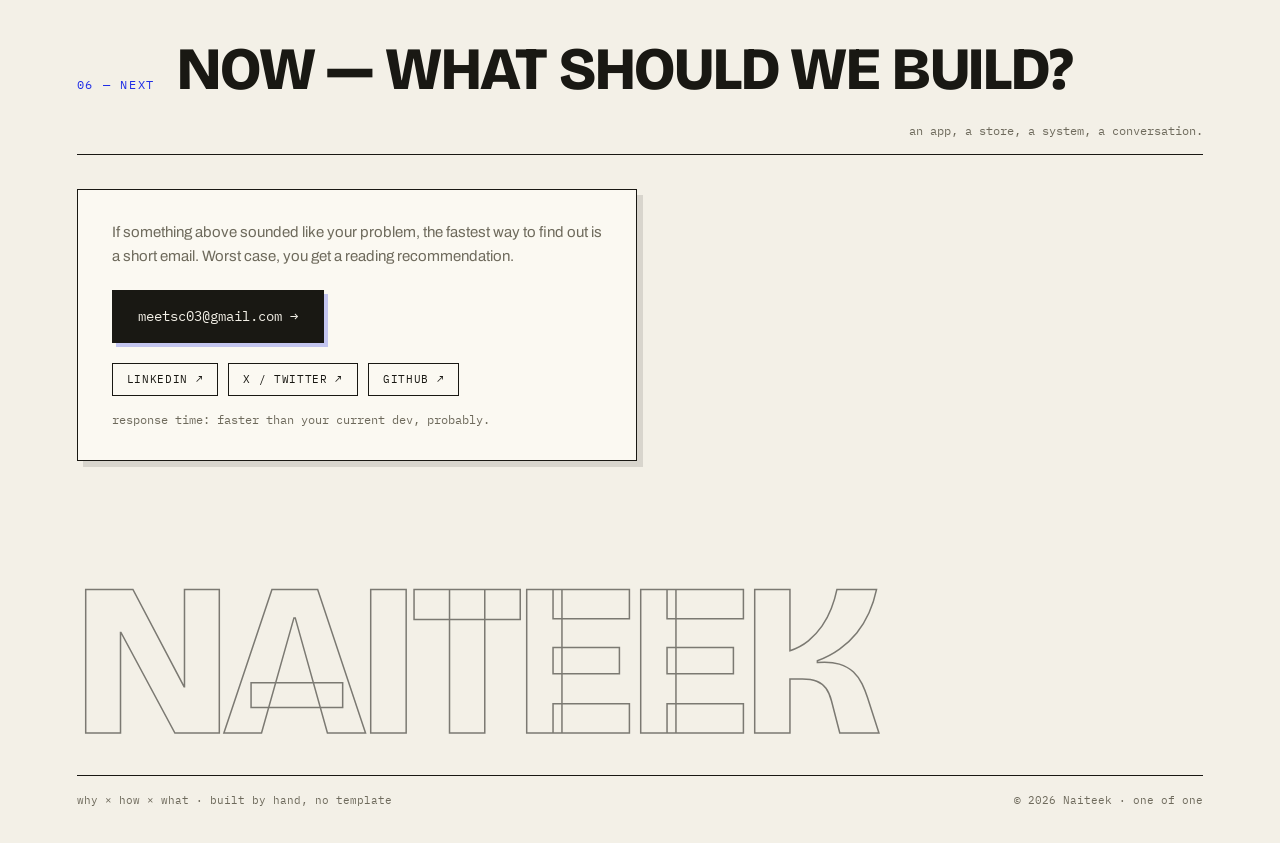
<file: v4/index.html>
<!DOCTYPE html>
<html lang="en">
<head>
  <script defer src="https://cloud.umami.is/script.js" data-website-id="2d859d3a-fdac-441a-a37e-69e68d2ca7e6"></script>
  <meta charset="UTF-8">
  <meta name="viewport" content="width=device-width, initial-scale=1.0">
  <title>Naiteek — why, how &amp; what I build</title>
  <meta name="description" content="Leverage beats labor. Naiteek is an electronics engineer, freelance builder, and podcast host — everything he makes is a machine that works while he sleeps.">
  <link rel="preconnect" href="https://fonts.googleapis.com">
  <link rel="preconnect" href="https://fonts.gstatic.com" crossorigin>
  <link href="https://fonts.googleapis.com/css2?family=Bricolage+Grotesque:opsz,wght@12..96,400..800&family=Archivo:wght@400;500;700&family=IBM+Plex+Mono:wght@400;500&display=swap" rel="stylesheet">
  <link rel="stylesheet" href="css/style.css">
</head>
<body>

  <canvas id="bg" aria-hidden="true"></canvas>

  <header class="topbar">
    <a class="brand" href="#top">NAITEEK<sup>®</sup></a>
    <nav aria-label="Sections">
      <a href="#why">why</a>
      <a href="#how">how</a>
      <a href="#what">what</a>
      <a href="#library">library</a>
      <a class="nav-cta" href="#contact">say hi</a>
    </nav>
  </header>

  <main>

    <section class="cover" id="top">
      <p class="cat-no">naiteek · engineer × builder × broadcaster</p>
      <h1>LEVERAGE<br>BEATS <span class="hl">LABOR.</span></h1>
      <p class="cover-sub">That's the why. Circuits, apps, stores, episodes — everything
        I build is a machine that keeps working while I sleep.</p>
      <p class="aside">(simon sinek says start with why. so — that was it.)</p>
      <span class="sticker st-yellow" style="top: 20%; right: 14%; --tilt: 8deg;">WHY</span>
      <span class="sticker st-blue" style="top: 44%; right: 8%; --tilt: -5deg;">HOW</span>
      <span class="sticker st-orange" style="top: 66%; right: 19%; --tilt: 4deg;">WHAT</span>
    </section>

    <div class="ticker" aria-hidden="true">
      <div class="ticker-track">
        <span>why × how × what × circuits × apps × stores × episodes × leverage × systems × signal ×&nbsp;</span><span>why × how × what × circuits × apps × stores × episodes × leverage × systems × signal ×&nbsp;</span>
      </div>
    </div>

    <section class="dept" id="why">
      <header class="dept-head">
        <span class="dept-no">01 — why</span>
        <h2>Why I build</h2>
        <p class="dept-tag">the belief underneath everything below.</p>
      </header>
      <div class="why-grid">
        <p class="why-copy">I trained as an electronics engineer, and it rewired how I see
          the world: everything is a system — inputs, flows, feedback. Most people trade
          hours for output. Systems don't. So I decided early that I'd rather spend my
          hours building things that keep producing after I stop: a circuit, an app,
          a storefront, an episode.</p>
        <ul class="beliefs">
          <li><span>№ 1</span>Code works while you sleep.</li>
          <li><span>№ 2</span>Media compounds — record once, broadcast forever.</li>
          <li><span>№ 3</span>Machines don't get tired. People shouldn't have to.</li>
        </ul>
      </div>
    </section>

    <section class="dept" id="how">
      <header class="dept-head">
        <span class="dept-no">02 — how</span>
        <h2>How I work</h2>
        <p class="dept-tag">systems thinking, one person, end to end.</p>
      </header>
      <div class="grid how-grid">
        <article class="step">
          <span class="step-no">step 1</span>
          <h3>Map the system</h3>
          <p>Every business is a circuit: inputs, flows, bottlenecks. Before anything
            gets built, I find where the signal is being lost.</p>
        </article>
        <article class="step">
          <span class="step-no">step 2</span>
          <h3>Build end to end</h3>
          <p>One brief, one builder — scoping, design, code, launch. No hand-offs,
            no telephone game, no "that's another team".</p>
        </article>
        <article class="step">
          <span class="step-no">step 3</span>
          <h3>Automate, then broadcast</h3>
          <p>Make it run itself, then tell the story. The build creates value;
            the broadcast multiplies it.</p>
        </article>
      </div>
    </section>

    <section class="dept" id="what">
      <header class="dept-head">
        <span class="dept-no">03 — what</span>
        <h2>What I've built</h2>
        <p class="dept-tag">the proof. everything below is one person's output.</p>
      </header>

      <div class="sub" id="electronics">
        <h3 class="sub-title"><span>03.1</span>Electronics</h3>
        <p class="sub-tag">hardware — because ctrl+z doesn't work on solder.</p>
        <div class="grid">
          <article class="card">
            <div class="card-media"><span class="media-note">photo — coming soon</span></div>
            <div class="card-body">
              <div class="card-top"><span class="entry-no">№ 001</span><span class="tag-pill">placeholder — your product here</span></div>
              <h3>Electronics build one</h3>
              <p>What it is, who it's for, and the problem it solves — two sentences.
                Swap in your real build.</p>
              <p class="stat">shipped · 2025</p>
              <ul class="chips"><li>MCU / stack</li><li>year</li><li>status</li></ul>
            </div>
          </article>
          <article class="card">
            <div class="card-media"><span class="media-note">photo — coming soon</span></div>
            <div class="card-body">
              <div class="card-top"><span class="entry-no">№ 002</span><span class="tag-pill">placeholder — your product here</span></div>
              <h3>Electronics build two</h3>
              <p>What it is, who it's for, and the problem it solves — two sentences.
                Swap in your real build.</p>
              <p class="stat">shipped · 2025</p>
              <ul class="chips"><li>MCU / stack</li><li>year</li><li>status</li></ul>
            </div>
          </article>
          <article class="card card-redacted">
            <div class="card-media"><span class="media-note">[ redacted ]</span></div>
            <div class="card-body">
              <div class="card-top"><span class="entry-no">№ 003</span></div>
              <h3>Currently in the lab</h3>
              <p>Next hardware build. Solder is still warm. Details when it ships.</p>
              <p class="stat s-orange">in development · 2026</p>
              <ul class="chips"><li>████████</li><li>soon</li></ul>
            </div>
          </article>
        </div>
      </div>

      <div class="sub" id="freelance">
        <h3 class="sub-title"><span>03.2</span>Freelance work</h3>
        <p class="sub-tag">client problems, built away — apps, stores, automations.</p>
        <div class="filters" role="group" aria-label="Filter projects">
          <button class="filter active" data-filter="all">all</button>
          <button class="filter" data-filter="apps">apps</button>
          <button class="filter" data-filter="ecommerce">ecommerce</button>
          <button class="filter" data-filter="automation">automation</button>
        </div>
        <div class="grid" id="work-grid">
          <article class="card" data-tags="apps">
            <div class="card-media"><span class="media-note">screens — coming soon</span></div>
            <div class="card-body">
              <div class="card-top"><span class="entry-no">№ 004</span><span class="tag-pill">placeholder — swap in real project</span></div>
              <h3>Field-service scheduling app</h3>
              <p>The problem, what was built, and the result — three sentences, no fluff.</p>
              <p class="stat">▲ 40% faster operations</p>
              <ul class="chips"><li>app</li><li>stack</li><li>6 weeks</li></ul>
            </div>
          </article>
          <article class="card" data-tags="ecommerce">
            <div class="card-media"><span class="media-note">screens — coming soon</span></div>
            <div class="card-body">
              <div class="card-top"><span class="entry-no">№ 005</span><span class="tag-pill">placeholder — swap in real project</span></div>
              <h3>D2C storefront rebuild</h3>
              <p>The problem, what was built, and the result — three sentences, no fluff.</p>
              <p class="stat">▲ 38% conversion</p>
              <ul class="chips"><li>ecommerce</li><li>platform</li><li>4 weeks</li></ul>
            </div>
          </article>
          <article class="card" data-tags="automation">
            <div class="card-media"><span class="media-note">diagram — coming soon</span></div>
            <div class="card-body">
              <div class="card-top"><span class="entry-no">№ 006</span><span class="tag-pill">placeholder — swap in real project</span></div>
              <h3>Order-to-invoice pipeline</h3>
              <p>The problem, what was built, and the result — three sentences, no fluff.</p>
              <p class="stat">▲ 12 hrs/week saved</p>
              <ul class="chips"><li>automation</li><li>tools</li><li>2 weeks</li></ul>
            </div>
          </article>
          <article class="card" data-tags="ecommerce apps">
            <div class="card-media"><span class="media-note">screens — coming soon</span></div>
            <div class="card-body">
              <div class="card-top"><span class="entry-no">№ 007</span><span class="tag-pill">placeholder — swap in real project</span></div>
              <h3>Checkout flow overhaul</h3>
              <p>The problem, what was built, and the result — three sentences, no fluff.</p>
              <p class="stat">▼ 31% checkout drop-off</p>
              <ul class="chips"><li>ecommerce</li><li>app</li><li>3 weeks</li></ul>
            </div>
          </article>
        </div>
      </div>

      <div class="sub" id="on-air">
        <h3 class="sub-title"><span>03.3</span>On air</h3>
        <p class="sub-tag">media is leverage — record once, broadcast forever.</p>
        <div class="onair-grid">
          <article class="card feature">
            <div class="card-body">
              <div class="card-top"><span class="entry-no">LATEST EPISODE</span><span class="tag-pill">placeholder — link your latest episode</span></div>
              <h3>EP-042 · Episode title goes here</h3>
              <p>One-line hook for the latest episode. The embedded player from your
                podcast host drops in right here.</p>
              <div class="platforms">
                <a href="#" class="chip-link">Spotify ↗</a>
                <a href="#" class="chip-link">Apple Podcasts ↗</a>
                <a href="#" class="chip-link">YouTube ↗</a>
              </div>
            </div>
          </article>
          <ol class="ep-list">
            <li><span class="entry-no">EP-041</span><span class="ep-title">Previous episode title</span><a href="#" class="ep-link">listen ↗</a></li>
            <li><span class="entry-no">EP-040</span><span class="ep-title">Previous episode title</span><a href="#" class="ep-link">listen ↗</a></li>
            <li><span class="entry-no">EP-039</span><span class="ep-title">Previous episode title</span><a href="#" class="ep-link">listen ↗</a></li>
          </ol>
        </div>
      </div>
    </section>

    <section class="dept" id="library">
      <header class="dept-head">
        <span class="dept-no">04 — inputs</span>
        <h2>The reading stack</h2>
        <p class="dept-tag">business books are the inputs for everything above.</p>
      </header>
      <ol class="shelf">
        <li><span class="entry-no">BK-01</span><span class="book">The Almanack of Naval Ravikant</span><span class="note">the leverage playbook — the reason the podcast exists</span><span class="stamp">KEEPER</span></li>
        <li><span class="entry-no">BK-02</span><span class="book">Zero to One</span><span class="note">build what doesn't exist yet</span><span class="stamp">KEEPER</span></li>
        <li><span class="entry-no">BK-03</span><span class="book">$100M Offers</span><span class="note">what you sell beats how you sell</span><span class="stamp">KEEPER</span></li>
        <li><span class="entry-no">BK-04</span><span class="book">Shoe Dog</span><span class="note">every empire starts scrappy</span><span class="stamp">KEEPER</span></li>
        <li><span class="entry-no">BK-05</span><span class="book">The E-Myth Revisited</span><span class="note">systems over heroics</span><span class="stamp">KEEPER</span></li>
      </ol>
    </section>

    <section class="dept dept-small" id="off-clock">
      <header class="dept-head">
        <span class="dept-no">05 — ground</span>
        <h2>Off the clock</h2>
      </header>
      <p class="off-copy">Tennis, mostly. Three sets discharge whatever the week built up —
        and half the ideas on this page arrived mid-serve.
        <span class="aside">(the backhand is a work in progress. so is everything worth building.)</span></p>
    </section>

    <section class="dept" id="contact">
      <header class="dept-head">
        <span class="dept-no">06 — next</span>
        <h2>Now — what should we build?</h2>
        <p class="dept-tag">an app, a store, a system, a conversation.</p>
      </header>
      <div class="contact-card">
        <p>If something above sounded like your problem, the fastest way to find out
          is a short email. Worst case, you get a reading recommendation.</p>
        <a class="cta" href="mailto:meetsc03@gmail.com">meetsc03@gmail.com →</a>
        <div class="platforms">
          <a href="#" class="chip-link">LinkedIn ↗</a>
          <a href="#" class="chip-link">X / Twitter ↗</a>
          <a href="#" class="chip-link">GitHub ↗</a>
        </div>
        <p class="aside">response time: faster than your current dev, probably.</p>
      </div>
    </section>

  </main>

  <footer>
    <p class="footer-giant" aria-hidden="true">NAITEEK</p>
    <div class="footer-row">
      <span>why × how × what · built by hand, no template</span>
      <span>© 2026 Naiteek · one of one</span>
    </div>
  </footer>

  <script src="js/main.js"></script>
</body>
</html>
</file>
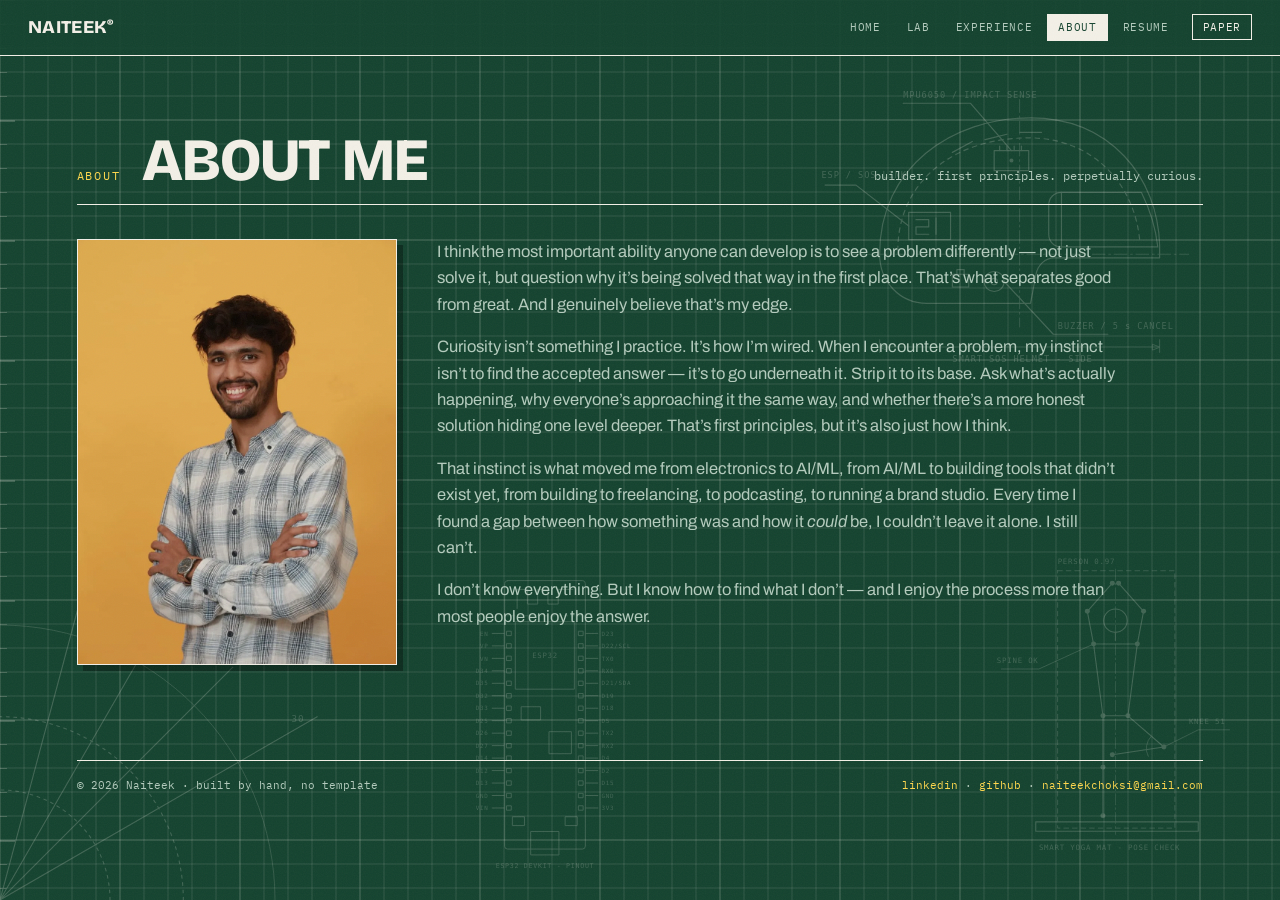
<file: about.html>
<!DOCTYPE html>
<html lang="en">
<head>
  <script defer src="https://cloud.umami.is/script.js" data-website-id="2d859d3a-fdac-441a-a37e-69e68d2ca7e6"></script>
  <meta charset="UTF-8">
  <meta name="viewport" content="width=device-width, initial-scale=1.0, viewport-fit=cover">
  <title>About | Naiteek Choksi</title>
  <meta name="description" content="About Naiteek Choksi: electronics engineer, podcast host and builder from Vadodara, India.">
  <meta property="og:type" content="website">
  <meta property="og:site_name" content="Naiteek Choksi">
  <meta property="og:title" content="About | Naiteek Choksi">
  <meta property="og:description" content="About Naiteek Choksi: electronics engineer, podcast host and builder from Vadodara, India.">
  <meta property="og:url" content="https://naiteekchoksi.me/about.html">
  <meta property="og:image" content="https://naiteekchoksi.me/images/profilejpeg.webp">
  <meta name="twitter:card" content="summary">
  <link rel="canonical" href="https://naiteekchoksi.me/about.html">
  <link rel="preconnect" href="https://fonts.googleapis.com">
  <link rel="preconnect" href="https://fonts.gstatic.com" crossorigin>
  <link rel="preload" href="https://fonts.googleapis.com/css2?family=Bricolage+Grotesque:opsz,wght@12..96,400..800&family=Archivo:wght@400;500;700&family=IBM+Plex+Mono:wght@400;500&display=swap" as="style" onload="this.onload=null;this.rel='stylesheet'">
  <noscript><link rel="stylesheet" href="https://fonts.googleapis.com/css2?family=Bricolage+Grotesque:opsz,wght@12..96,400..800&family=Archivo:wght@400;500;700&family=IBM+Plex+Mono:wght@400;500&display=swap"></noscript>
  <link rel="icon" href="images/favicon.svg" type="image/svg+xml">
  <link rel="stylesheet" href="css/style.css">
  <script>document.documentElement.dataset.theme=localStorage.theme||"dark"</script>
</head>
<body>

  <canvas id="bg" aria-hidden="true"></canvas>

  <header class="topbar">
    <a class="brand" href="index.html">NAITEEK<sup>&reg;</sup></a>
    <nav aria-label="Site">
      <a href="index.html">home</a>
      <a href="projects.html">lab</a>
      <a href="experience.html">experience</a>
      <a href="about.html" class="active" aria-current="page">about</a>
      <a href="resume.html">resume</a>
      <button class="theme-toggle" id="theme-toggle" type="button" aria-label="Switch theme">mat</button>
    </nav>
  </header>

  <main>

    <section class="dept page-top">
      <header class="dept-head">
        <span class="dept-no">about</span>
        <h1>About me</h1>
        <p class="dept-tag">builder. first principles. perpetually curious.</p>
      </header>

      <div class="about-intro">
        <div class="about-photo">
          <img src="images/profilejpeg.webp" alt="Naiteek" loading="lazy" decoding="async">
        </div>
        <div class="prose">

          <p>I think the most important ability anyone can develop is to see a
            problem differently &mdash; not just solve it, but question why it&rsquo;s
            being solved that way in the first place. That&rsquo;s what separates
            good from great. And I genuinely believe that&rsquo;s my edge.</p>

          <p>Curiosity isn&rsquo;t something I practice. It&rsquo;s how I&rsquo;m
            wired. When I encounter a problem, my instinct isn&rsquo;t to find the
            accepted answer &mdash; it&rsquo;s to go underneath it. Strip it to
            its base. Ask what&rsquo;s actually happening, why everyone&rsquo;s
            approaching it the same way, and whether there&rsquo;s a more honest
            solution hiding one level deeper. That&rsquo;s first principles, but
            it&rsquo;s also just how I think.</p>

          <p>That instinct is what moved me from electronics to AI/ML, from
            AI/ML to building tools that didn&rsquo;t exist yet, from building to
            freelancing, to podcasting, to running a brand studio. Every time I
            found a gap between how something was and how it <em>could</em> be,
            I couldn&rsquo;t leave it alone. I still can&rsquo;t.</p>

          <p>I don&rsquo;t know everything. But I know how to find what I
            don&rsquo;t &mdash; and I enjoy the process more than most people enjoy
            the answer.</p>

        </div>
      </div>
    </section>

  </main>

  <footer class="footer-small">
    <div class="footer-row">
      <span>&copy; 2026 Naiteek &middot; built by hand, no template</span>
      <span class="footer-links">
        <a href="https://www.linkedin.com/in/naiteek-choksi-7205b2227/" target="_blank" rel="noopener">linkedin</a> &middot;
        <a href="https://github.com/nate1029" target="_blank" rel="noopener">github</a> &middot;
        <a href="mailto:naiteekchoksi@gmail.com">naiteekchoksi@gmail.com</a>
      </span>
    </div>
  </footer>

  <script src="js/main.js"></script>
</body>
</html>
</file>
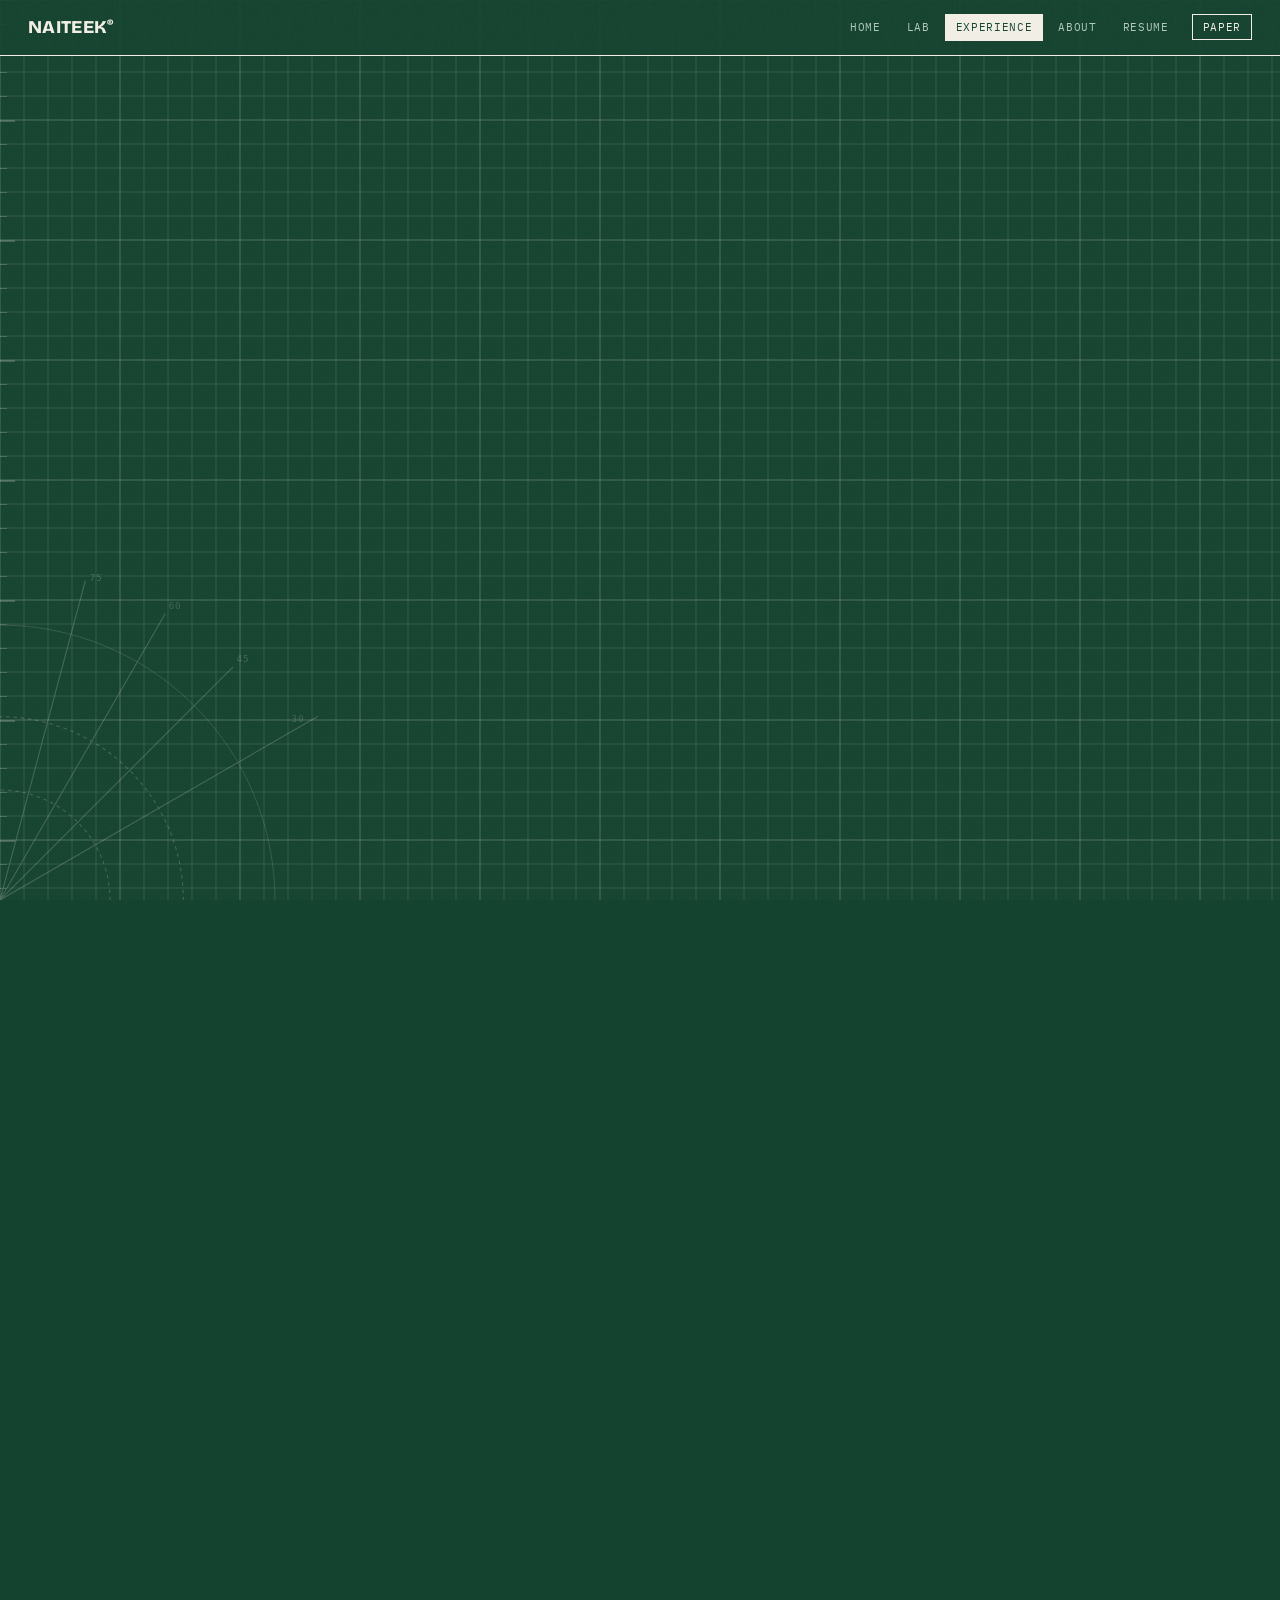
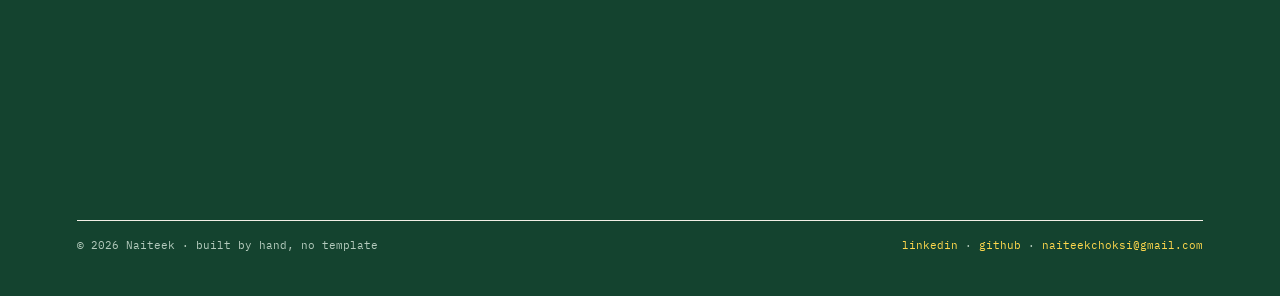
<file: certs.html>
<!DOCTYPE html>
<html lang="en">
<head>
  <meta charset="UTF-8">
  <meta http-equiv="refresh" content="0;url=experience.html">
  <link rel="canonical" href="https://naiteekchoksi.me/experience.html">
  <title>Redirecting to Experience</title>
</head>
<body>
  <p>This page has moved to <a href="experience.html">experience</a>.</p>
</body>
</html>
</file>
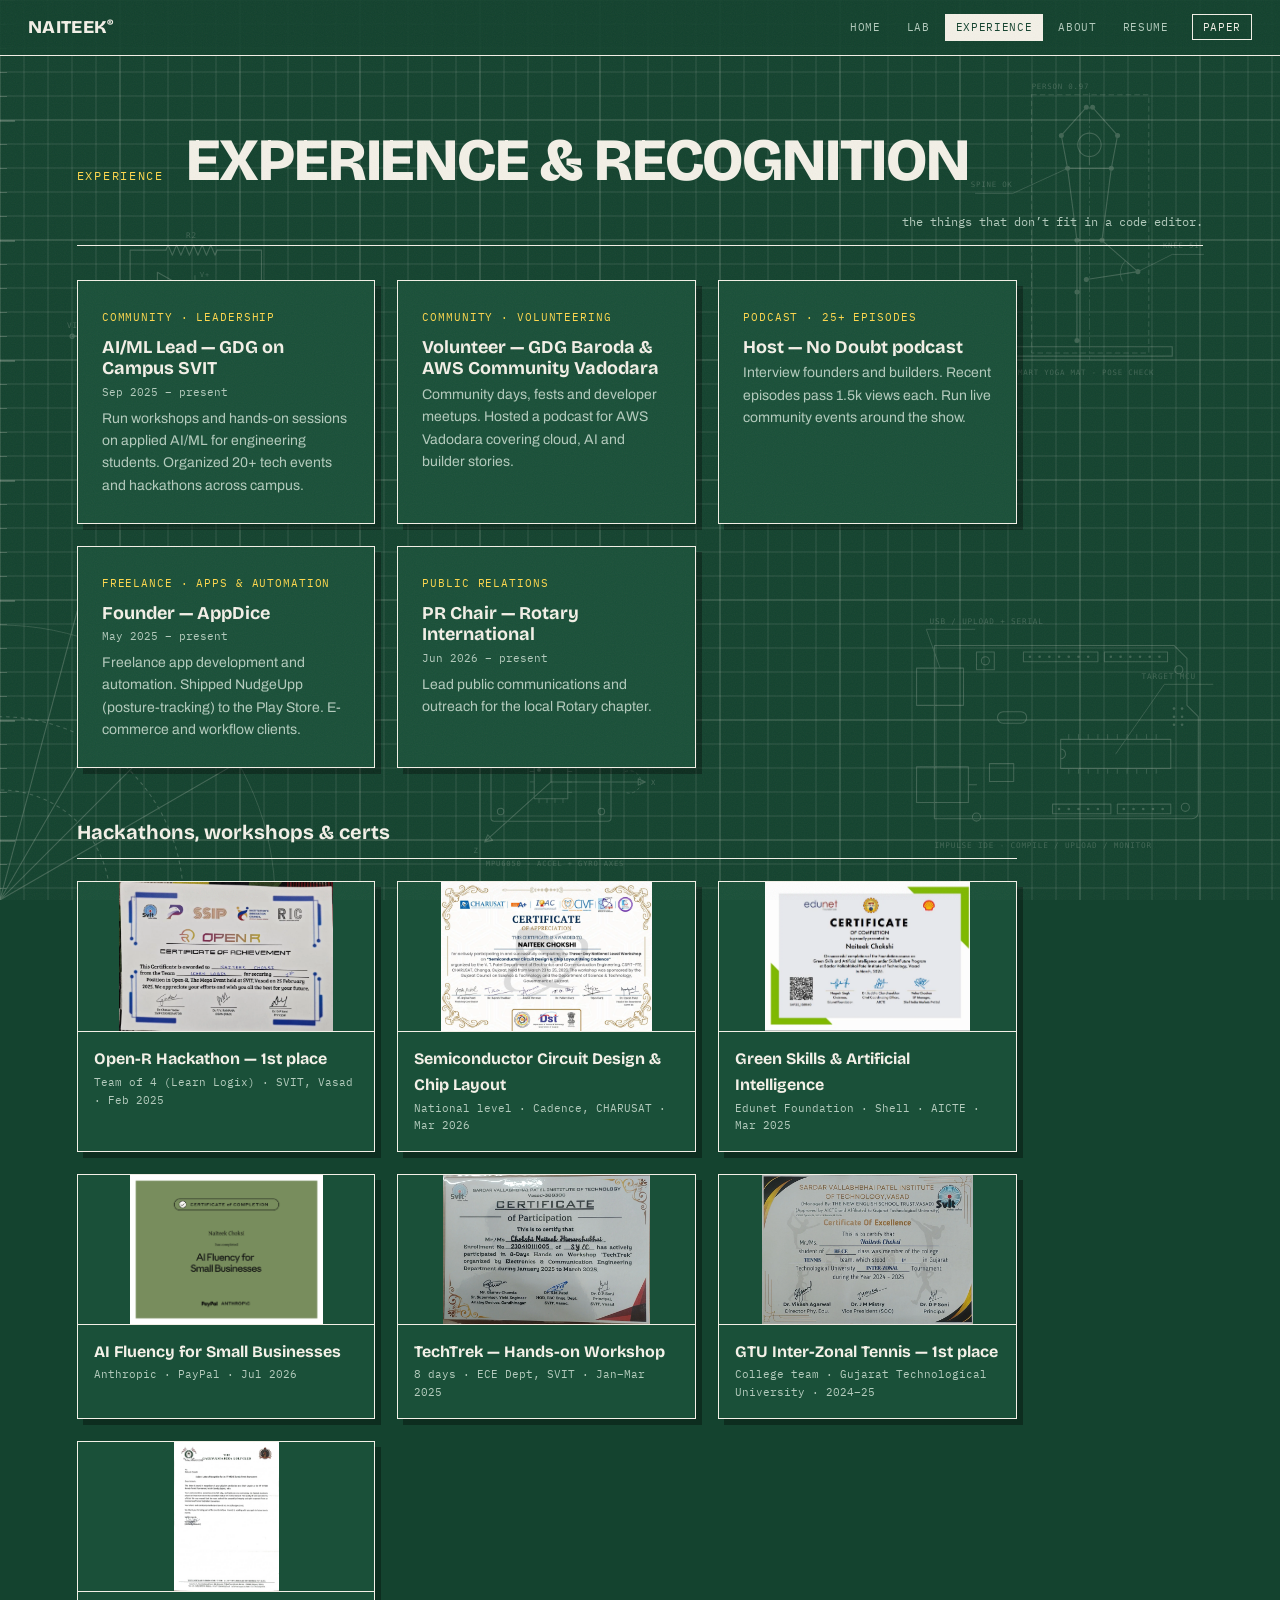
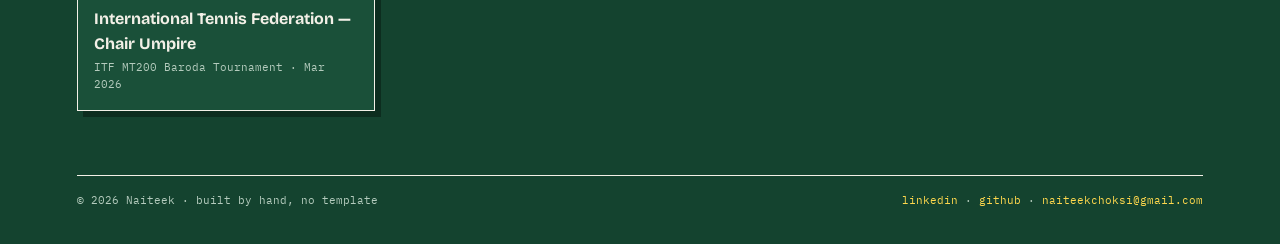
<file: experience.html>
<!DOCTYPE html>
<html lang="en">
<head>
  <script defer src="https://cloud.umami.is/script.js" data-website-id="2d859d3a-fdac-441a-a37e-69e68d2ca7e6"></script>
  <meta charset="UTF-8">
  <meta name="viewport" content="width=device-width, initial-scale=1.0, viewport-fit=cover">
  <title>Experience &amp; recognition | Naiteek Choksi</title>
  <meta name="description" content="Community leadership, hackathon wins and certifications: GDG AI/ML Lead, AWS Community volunteer, 20+ tech events organized, 2&times; national hackathon winner.">
  <meta property="og:type" content="website">
  <meta property="og:site_name" content="Naiteek Choksi">
  <meta property="og:title" content="Experience &amp; recognition | Naiteek Choksi">
  <meta property="og:description" content="Community leadership, hackathon wins and certifications: GDG AI/ML Lead, AWS Community volunteer, 20+ tech events organized, 2&times; national hackathon winner.">
  <meta property="og:url" content="https://naiteekchoksi.me/experience.html">
  <meta property="og:image" content="https://naiteekchoksi.me/images/profilejpeg.webp">
  <meta name="twitter:card" content="summary">
  <link rel="canonical" href="https://naiteekchoksi.me/experience.html">
  <link rel="preconnect" href="https://fonts.googleapis.com">
  <link rel="preconnect" href="https://fonts.gstatic.com" crossorigin>
  <link rel="preload" href="https://fonts.googleapis.com/css2?family=Bricolage+Grotesque:opsz,wght@12..96,400..800&family=Archivo:wght@400;500;700&family=IBM+Plex+Mono:wght@400;500&display=swap" as="style" onload="this.onload=null;this.rel='stylesheet'">
  <noscript><link rel="stylesheet" href="https://fonts.googleapis.com/css2?family=Bricolage+Grotesque:opsz,wght@12..96,400..800&family=Archivo:wght@400;500;700&family=IBM+Plex+Mono:wght@400;500&display=swap"></noscript>
  <link rel="icon" href="images/favicon.svg" type="image/svg+xml">
  <link rel="stylesheet" href="css/style.css">
  <script>document.documentElement.dataset.theme=localStorage.theme||"dark"</script>
</head>
<body>

  <canvas id="bg" aria-hidden="true"></canvas>

  <header class="topbar">
    <a class="brand" href="index.html">NAITEEK<sup>&reg;</sup></a>
    <nav aria-label="Site">
      <a href="index.html">home</a>
      <a href="projects.html">lab</a>
      <a href="experience.html" class="active" aria-current="page">experience</a>
      <a href="about.html">about</a>
      <a href="resume.html">resume</a>
      <button class="theme-toggle" id="theme-toggle" type="button" aria-label="Switch theme">mat</button>
    </nav>
  </header>

  <main>

    <section class="dept page-top">
      <header class="dept-head">
        <span class="dept-no">experience</span>
        <h1>Experience &amp; recognition</h1>
        <p class="dept-tag">the things that don&rsquo;t fit in a code editor.</p>
      </header>

      <div class="role-grid">

        <article class="role-card">
          <span class="role-kicker">community &middot; leadership</span>
          <h2 class="role-title">AI/ML Lead &mdash; GDG on Campus SVIT</h2>
          <p class="role-date">Sep 2025 &ndash; present</p>
          <p class="role-desc">Run workshops and hands-on sessions on applied AI/ML for engineering students. Organized 20+ tech events and hackathons across campus.</p>
        </article>

        <article class="role-card">
          <span class="role-kicker">community &middot; volunteering</span>
          <h2 class="role-title">Volunteer &mdash; GDG Baroda &amp; AWS Community Vadodara</h2>
          <p class="role-desc">Community days, fests and developer meetups. Hosted a podcast for AWS Vadodara covering cloud, AI and builder stories.</p>
        </article>

        <article class="role-card">
          <span class="role-kicker">podcast &middot; 25+ episodes</span>
          <h2 class="role-title">Host &mdash; No Doubt podcast</h2>
          <p class="role-desc">Interview founders and builders. Recent episodes pass 1.5k views each. Run live community events around the show.</p>
        </article>

        <article class="role-card">
          <span class="role-kicker">freelance &middot; apps &amp; automation</span>
          <h2 class="role-title">Founder &mdash; AppDice</h2>
          <p class="role-date">May 2025 &ndash; present</p>
          <p class="role-desc">Freelance app development and automation. Shipped NudgeUpp (posture-tracking) to the Play Store. E-commerce and workflow clients.</p>
        </article>

        <article class="role-card">
          <span class="role-kicker">public relations</span>
          <h2 class="role-title">PR Chair &mdash; Rotary International</h2>
          <p class="role-date">Jun 2026 &ndash; present</p>
          <p class="role-desc">Lead public communications and outreach for the local Rotary chapter.</p>
        </article>

      </div>

      <h2 class="section-rule">Hackathons, workshops &amp; certs</h2>

      <div class="cert-grid">

        <figure class="cert">
          <div class="cert-media">
            <img class="shot contain" loading="lazy" decoding="async" src="images/cert-open-r.webp" alt="Open-R Hackathon 1st Prize" onerror="this.remove()">
            <span class="media-note">images/cert-open-r.webp</span>
          </div>
          <figcaption>
            <p class="cert-name">Open-R Hackathon &mdash; 1st place</p>
            <p class="cert-meta">Team of 4 (Learn Logix) &middot; SVIT, Vasad &middot; Feb 2025</p>
          </figcaption>
        </figure>

        <figure class="cert">
          <div class="cert-media">
            <img class="shot contain" loading="lazy" decoding="async" src="images/cert-cadence.webp" alt="Cadence Semiconductor Workshop" onerror="this.remove()">
            <span class="media-note">images/cert-cadence.webp</span>
          </div>
          <figcaption>
            <p class="cert-name">Semiconductor Circuit Design &amp; Chip Layout</p>
            <p class="cert-meta">National level &middot; Cadence, CHARUSAT &middot; Mar 2026</p>
          </figcaption>
        </figure>

        <figure class="cert">
          <div class="cert-media">
            <img class="shot contain" loading="lazy" decoding="async" src="images/cert-green-ai.webp" alt="Green Skills & AI Certificate" onerror="this.remove()">
            <span class="media-note">images/cert-green-ai.webp</span>
          </div>
          <figcaption>
            <p class="cert-name">Green Skills &amp; Artificial Intelligence</p>
            <p class="cert-meta">Edunet Foundation &middot; Shell &middot; AICTE &middot; Mar 2025</p>
          </figcaption>
        </figure>

        <figure class="cert">
          <a class="cert-media cert-media--link" href="https://verify.skilljar.com/c/vbz6oigu8s4z" target="_blank" rel="noopener">
            <img class="shot contain" loading="lazy" decoding="async" src="images/antropic.webp" alt="AI Fluency for Small Businesses — Anthropic &amp; PayPal">
            <span class="media-note">verify online &nearr;</span>
          </a>
          <figcaption>
            <p class="cert-name">AI Fluency for Small Businesses</p>
            <p class="cert-meta">Anthropic &middot; PayPal &middot; Jul 2026</p>
          </figcaption>
        </figure>

        <figure class="cert">
          <div class="cert-media">
            <img class="shot contain" loading="lazy" decoding="async" src="images/cert-techtrek.webp" alt="TechTrek Workshop" onerror="this.remove()">
            <span class="media-note">images/cert-techtrek.webp</span>
          </div>
          <figcaption>
            <p class="cert-name">TechTrek &mdash; Hands-on Workshop</p>
            <p class="cert-meta">8 days &middot; ECE Dept, SVIT &middot; Jan&ndash;Mar 2025</p>
          </figcaption>
        </figure>

        <figure class="cert">
          <div class="cert-media">
            <img class="shot contain" loading="lazy" decoding="async" src="images/cert-tennis-gtu.webp" alt="GTU Inter-Zonal Tennis 1st Place" onerror="this.remove()">
            <span class="media-note">images/cert-tennis-gtu.webp</span>
          </div>
          <figcaption>
            <p class="cert-name">GTU Inter-Zonal Tennis &mdash; 1st place</p>
            <p class="cert-meta">College team &middot; Gujarat Technological University &middot; 2024&ndash;25</p>
          </figcaption>
        </figure>

        <figure class="cert">
          <div class="cert-media">
            <img class="shot contain" loading="lazy" decoding="async" src="images/cert-itf-umpire.webp" alt="ITF MT200 Chair Umpire Recognition" onerror="this.remove()">
            <span class="media-note">images/cert-itf-umpire.webp</span>
          </div>
          <figcaption>
            <p class="cert-name">International Tennis Federation &mdash; Chair Umpire</p>
            <p class="cert-meta">ITF MT200 Baroda Tournament &middot; Mar 2026</p>
          </figcaption>
        </figure>

      </div>
    </section>

  </main>

  <footer class="footer-small">
    <div class="footer-row">
      <span>&copy; 2026 Naiteek &middot; built by hand, no template</span>
      <span class="footer-links">
        <a href="https://www.linkedin.com/in/naiteek-choksi-7205b2227/" target="_blank" rel="noopener">linkedin</a> &middot;
        <a href="https://github.com/nate1029" target="_blank" rel="noopener">github</a> &middot;
        <a href="mailto:naiteekchoksi@gmail.com">naiteekchoksi@gmail.com</a>
      </span>
    </div>
  </footer>

  <script src="js/main.js"></script>
</body>
</html>
</file>
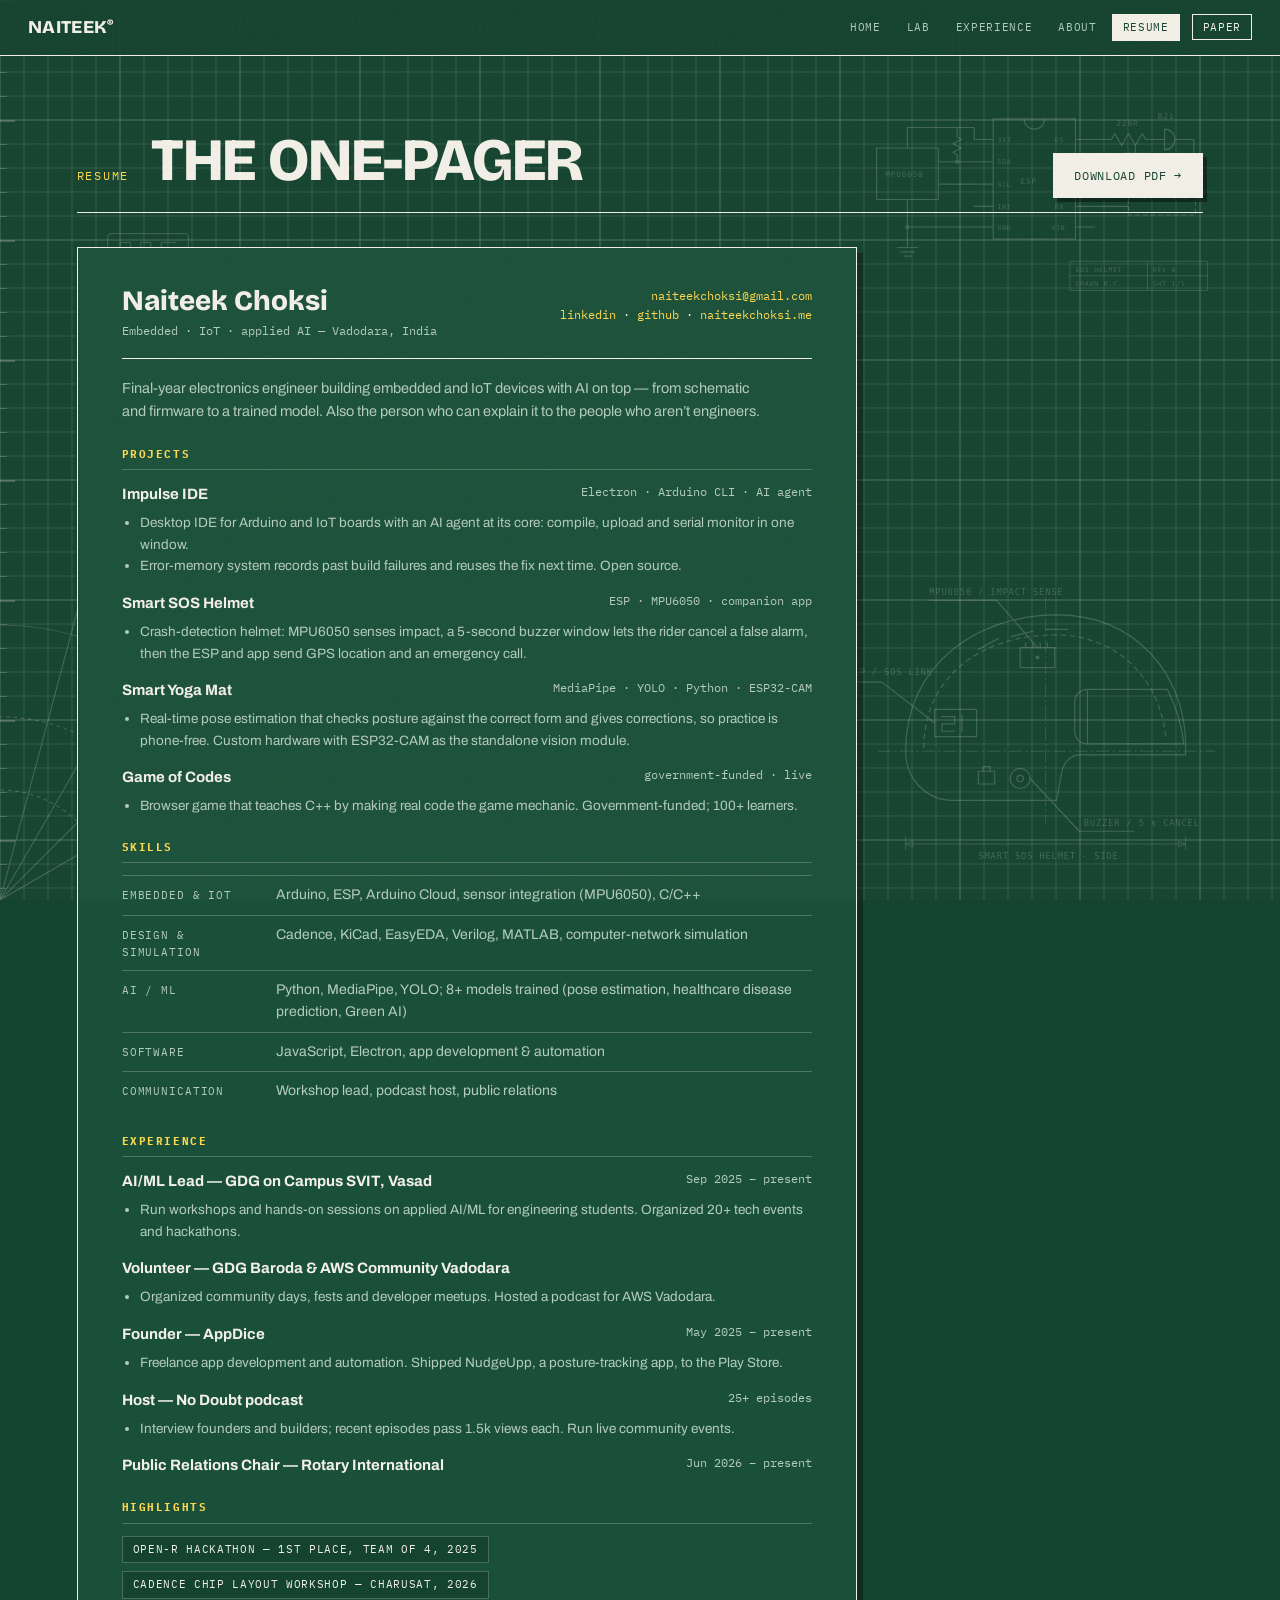
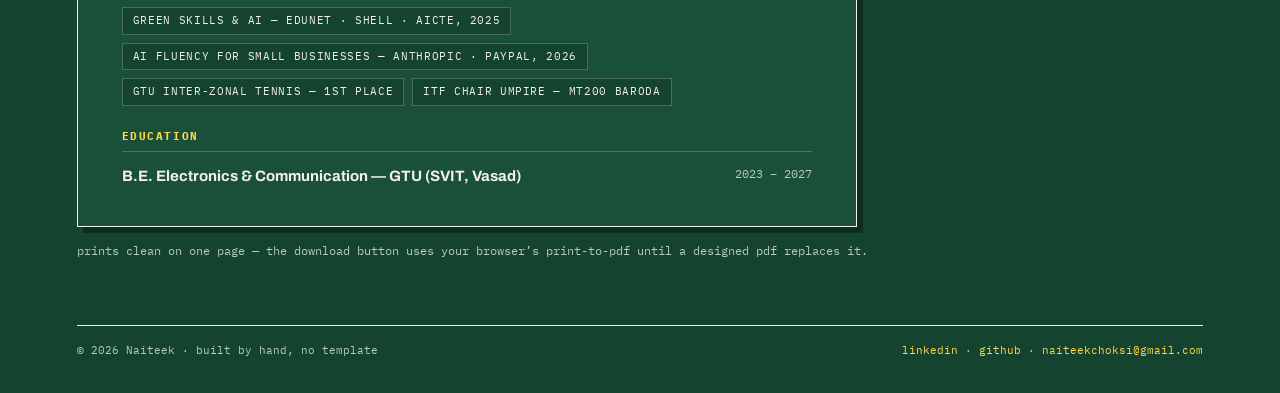
<file: resume.html>
<!DOCTYPE html>
<html lang="en">
<head>
  <script defer src="https://cloud.umami.is/script.js" data-website-id="2d859d3a-fdac-441a-a37e-69e68d2ca7e6"></script>
  <meta charset="UTF-8">
  <meta name="viewport" content="width=device-width, initial-scale=1.0, viewport-fit=cover">
  <title>Resume | Naiteek Choksi, embedded, IoT &amp; applied AI</title>
  <meta name="description" content="Resume of Naiteek Choksi, final-year electronics and communication engineer (GTU, 2027): embedded systems, IoT, applied AI, projects and experience.">
  <meta property="og:type" content="website">
  <meta property="og:site_name" content="Naiteek Choksi">
  <meta property="og:title" content="Resume | Naiteek Choksi, embedded, IoT &amp; applied AI">
  <meta property="og:description" content="Resume of Naiteek Choksi, final-year electronics and communication engineer (GTU, 2027): embedded systems, IoT, applied AI, projects and experience.">
  <meta property="og:url" content="https://naiteekchoksi.me/resume.html">
  <meta property="og:image" content="https://naiteekchoksi.me/images/profilejpeg.webp">
  <meta name="twitter:card" content="summary">
  <link rel="canonical" href="https://naiteekchoksi.me/resume.html">
  <link rel="preconnect" href="https://fonts.googleapis.com">
  <link rel="preconnect" href="https://fonts.gstatic.com" crossorigin>
  <link rel="preload" href="https://fonts.googleapis.com/css2?family=Bricolage+Grotesque:opsz,wght@12..96,400..800&family=Archivo:wght@400;500;700&family=IBM+Plex+Mono:wght@400;500&display=swap" as="style" onload="this.onload=null;this.rel='stylesheet'">
  <noscript><link rel="stylesheet" href="https://fonts.googleapis.com/css2?family=Bricolage+Grotesque:opsz,wght@12..96,400..800&family=Archivo:wght@400;500;700&family=IBM+Plex+Mono:wght@400;500&display=swap"></noscript>
  <link rel="icon" href="images/favicon.svg" type="image/svg+xml">
  <link rel="stylesheet" href="css/style.css">
  <script>document.documentElement.dataset.theme=localStorage.theme||"dark"</script>
</head>
<body>

  <canvas id="bg" aria-hidden="true"></canvas>

  <header class="topbar">
    <a class="brand" href="index.html">NAITEEK<sup>&reg;</sup></a>
    <nav aria-label="Site">
      <a href="index.html">home</a>
      <a href="projects.html">lab</a>
      <a href="experience.html">experience</a>
      <a href="about.html">about</a>
      <a href="resume.html" class="active" aria-current="page">resume</a>
      <button class="theme-toggle" id="theme-toggle" type="button" aria-label="Switch theme">mat</button>
    </nav>
  </header>

  <main>

    <section class="dept page-top">
      <header class="dept-head">
        <span class="dept-no">resume</span>
        <h1>The one-pager</h1>
        <p class="dept-tag"><a class="btn btn-primary" href="resume.pdf" download="Naiteek_Choksi_Resume.pdf">download pdf &rarr;</a></p>
      </header>

      <div class="resume" id="resume-sheet">
        <header class="r-head">
          <div>
            <h2>Naiteek Choksi</h2>
            <p>Embedded &middot; IoT &middot; applied AI &mdash; Vadodara, India</p>
          </div>
          <ul class="r-contact">
            <li><a href="mailto:naiteekchoksi@gmail.com">naiteekchoksi@gmail.com</a></li>
            <li class="print-only" id="r-phone"></li>
            <li><a href="https://www.linkedin.com/in/naiteek-choksi-7205b2227/" target="_blank" rel="noopener">linkedin</a> &middot; <a href="https://github.com/nate1029" target="_blank" rel="noopener">github</a> &middot; <a href="https://naiteekchoksi.me" target="_blank" rel="noopener">naiteekchoksi.me</a></li>
          </ul>
        </header>

        <p class="r-summary">Final-year electronics engineer building embedded and IoT devices
          with AI on top &mdash; from schematic and firmware to a trained model. Also the
          person who can explain it to the people who aren&rsquo;t engineers.</p>

        <section class="r-sec">
          <h3>Projects</h3>
          <article class="r-item">
            <div class="r-item-head"><strong>Impulse IDE</strong><span>Electron &middot; Arduino CLI &middot; AI agent</span></div>
            <ul>
              <li>Desktop IDE for Arduino and IoT boards with an AI agent at its core: compile, upload and serial monitor in one window.</li>
              <li>Error-memory system records past build failures and reuses the fix next time. Open source.</li>
            </ul>
          </article>
          <article class="r-item">
            <div class="r-item-head"><strong>Smart SOS Helmet</strong><span>ESP &middot; MPU6050 &middot; companion app</span></div>
            <ul><li>Crash-detection helmet: MPU6050 senses impact, a 5-second buzzer window lets the rider cancel a false alarm, then the ESP and app send GPS location and an emergency call.</li></ul>
          </article>
          <article class="r-item">
            <div class="r-item-head"><strong>Smart Yoga Mat</strong><span>MediaPipe &middot; YOLO &middot; Python &middot; ESP32-CAM</span></div>
            <ul><li>Real-time pose estimation that checks posture against the correct form and gives corrections, so practice is phone-free. Custom hardware with ESP32-CAM as the standalone vision module.</li></ul>
          </article>
          <article class="r-item">
            <div class="r-item-head"><strong>Game of Codes</strong><span>government-funded &middot; live</span></div>
            <ul><li>Browser game that teaches C++ by making real code the game mechanic. Government-funded; 100+ learners.</li></ul>
          </article>
        </section>

        <section class="r-sec">
          <h3>Skills</h3>
          <dl class="cs-rows">
            <div><dt>Embedded &amp; IoT</dt><dd>Arduino, ESP, Arduino Cloud, sensor integration (MPU6050), C/C++</dd></div>
            <div><dt>Design &amp; simulation</dt><dd>Cadence, KiCad, EasyEDA, Verilog, MATLAB, computer-network simulation</dd></div>
            <div><dt>AI / ML</dt><dd>Python, MediaPipe, YOLO; 8+ models trained (pose estimation, healthcare disease prediction, Green AI)</dd></div>
            <div><dt>Software</dt><dd>JavaScript, Electron, app development &amp; automation</dd></div>
            <div><dt>Communication</dt><dd>Workshop lead, podcast host, public relations</dd></div>
          </dl>
        </section>

        <section class="r-sec">
          <h3>Experience</h3>
          <article class="r-item">
            <div class="r-item-head"><strong>AI/ML Lead &mdash; GDG on Campus SVIT, Vasad</strong><span>Sep 2025 &ndash; present</span></div>
            <ul><li>Run workshops and hands-on sessions on applied AI/ML for engineering students. Organized 20+ tech events and hackathons.</li></ul>
          </article>
          <article class="r-item">
            <div class="r-item-head"><strong>Volunteer &mdash; GDG Baroda &amp; AWS Community Vadodara</strong></div>
            <ul><li>Organized community days, fests and developer meetups. Hosted a podcast for AWS Vadodara.</li></ul>
          </article>
          <article class="r-item">
            <div class="r-item-head"><strong>Founder &mdash; AppDice</strong><span>May 2025 &ndash; present</span></div>
            <ul><li>Freelance app development and automation. Shipped NudgeUpp, a posture-tracking app, to the Play Store.</li></ul>
          </article>
          <article class="r-item">
            <div class="r-item-head"><strong>Host &mdash; No Doubt podcast</strong><span>25+ episodes</span></div>
            <ul><li>Interview founders and builders; recent episodes pass 1.5k views each. Run live community events.</li></ul>
          </article>
          <article class="r-item">
            <div class="r-item-head"><strong>Public Relations Chair &mdash; Rotary International</strong><span>Jun 2026 &ndash; present</span></div>
          </article>
        </section>

        <section class="r-sec">
          <h3>Highlights</h3>
          <ul class="chips r-chips">
            <li>Open-R Hackathon &mdash; 1st place, team of 4, 2025</li>
            <li>Cadence Chip Layout Workshop &mdash; CHARUSAT, 2026</li>
            <li>Green Skills &amp; AI &mdash; Edunet &middot; Shell &middot; AICTE, 2025</li>
            <li>AI Fluency for Small Businesses &mdash; Anthropic &middot; PayPal, 2026</li>
            <li>GTU Inter-Zonal Tennis &mdash; 1st place</li>
            <li>ITF Chair Umpire &mdash; MT200 Baroda</li>
          </ul>
        </section>

        <section class="r-sec">
          <h3>Education</h3>
          <article class="r-item">
            <div class="r-item-head"><strong>B.E. Electronics &amp; Communication &mdash; GTU (SVIT, Vasad)</strong><span>2023 &ndash; 2027</span></div>
          </article>
        </section>
      </div>

      <p class="aside">prints clean on one page &mdash; the download button uses your browser&rsquo;s
        print-to-pdf until a designed pdf replaces it.</p>
    </section>

  </main>

  <footer class="footer-small">
    <div class="footer-row">
      <span>&copy; 2026 Naiteek &middot; built by hand, no template</span>
      <span class="footer-links">
        <a href="https://www.linkedin.com/in/naiteek-choksi-7205b2227/" target="_blank" rel="noopener">linkedin</a> &middot;
        <a href="https://github.com/nate1029" target="_blank" rel="noopener">github</a> &middot;
        <a href="mailto:naiteekchoksi@gmail.com">naiteekchoksi@gmail.com</a>
      </span>
    </div>
  </footer>

  <script src="js/main.js"></script>
</body>
</html>
</file>
<file: css/style.css>
:root {
  --paper: #f3f0e7;
  --card: #fbf9f2;
  --ink: #191813;
  --muted: #6e6a5c;
  --hairline: rgba(25, 24, 19, 0.18);
  --blue: #1f2de6;
  --orange: #ff4d00;
  --yellow: #ffd84d;
  --mono: "IBM Plex Mono", ui-monospace, monospace;
  --sans: "Archivo", system-ui, sans-serif;
  --display: "Bricolage Grotesque", "Archivo", sans-serif;
  --cream: #f3f0e7;
  --grid-line: rgba(25, 24, 19, 0.09);
  --shadow: rgba(25, 24, 19, 0.12);
  --shadow-h: rgba(25, 24, 19, 0.16);
  --bar-bg: rgba(243, 240, 231, 0.94);
  --warp-dir: 1;
  --gap: 36px;
}

/* "mat" theme: green bench / cutting mat. data-theme stays "dark" for stored prefs. */
[data-theme="dark"] {
  --paper: #14432f;
  --card: #1a5039;
  --ink: #f3f0e7;
  --muted: #b4cbbd;
  --hairline: rgba(243, 240, 231, 0.24);
  --blue: #ffd84d;   /* accent: mat markings are yellow */
  --cream: #14432f;  /* text on accent */
  --grid-line: rgba(243, 240, 231, 0.13);
  --shadow: rgba(0, 0, 0, 0.32);
  --shadow-h: rgba(0, 0, 0, 0.42);
  --bar-bg: rgba(20, 67, 47, 0.93);
  --warp-dir: 0.6;
  --grid-glow: rgba(255, 216, 77, 0.8);
  --gap: 24px;  /* mats have a tighter grid than graph paper */
}


* { box-sizing: border-box; margin: 0; -webkit-tap-highlight-color: transparent; }

html { scroll-behavior: smooth; }

body {
  font-family: var(--sans);
  color: var(--ink);
  background-color: var(--paper);
  /* graph grid: fine lines every 36px, heavier line every 5th */
  background-image:
    linear-gradient(var(--grid-line) 1px, transparent 1px),
    linear-gradient(90deg, var(--grid-line) 1px, transparent 1px),
    linear-gradient(var(--grid-line) 1.5px, transparent 1.5px),
    linear-gradient(90deg, var(--grid-line) 1.5px, transparent 1.5px);
  background-size: var(--gap) var(--gap), var(--gap) var(--gap), calc(var(--gap) * 5) calc(var(--gap) * 5), calc(var(--gap) * 5) calc(var(--gap) * 5);
  line-height: 1.6;
}

body.live-bg { background-image: none; }

/* mat theme only: printed mat markings + project drawings lying on the bench.
   Fixed, so page content scrolls over them like paper on a mat. */
[data-theme="dark"] body::before {
  content: "";
  position: fixed;
  inset: 0;
  z-index: 0;
  pointer-events: none;
  opacity: 0.2;
  background:
    url("../images/bp-angles.svg") left bottom / 330px no-repeat,
    /* edge ruler: short tick each square, long tick each fifth */
    repeating-linear-gradient(to bottom, #f3f0e7 0 1px, transparent 1px var(--gap)) left top / 7px 100% no-repeat,
    repeating-linear-gradient(to bottom, #f3f0e7 0 1.5px, transparent 1.5px calc(var(--gap) * 5)) left top / 15px 100% no-repeat;
}

#bg {
  position: fixed;
  inset: 0;
  width: 100%;
  height: 100%;
  z-index: 0;
  pointer-events: none;
  display: none;
}

body.live-bg #bg { display: block; }

body::after {
  content: "";
  position: fixed;
  inset: 0;
  pointer-events: none;
  z-index: 40;
  opacity: 0.05;
  background-image: url("data:image/svg+xml,%3Csvg xmlns='http://www.w3.org/2000/svg' width='140' height='140'%3E%3Cfilter id='n'%3E%3CfeTurbulence type='fractalNoise' baseFrequency='0.9' numOctaves='2'/%3E%3C/filter%3E%3Crect width='140' height='140' filter='url(%23n)'/%3E%3C/svg%3E");
}

/* project blueprints on the mat (injected by main.js): faint, stronger on hover,
   click goes to the project */
.bp {
  position: fixed;
  z-index: 0;
  display: none;
  width: var(--w);
  opacity: 0.2;
  transition: opacity 0.25s ease;
}
[data-theme="dark"] .bp { display: block; }
.bp img { display: block; width: 100%; }
.bp:hover { opacity: 0.9; }
.bp-top { right: 5vw; top: 76px; }
.bp-bottom { right: 3vw; bottom: 36px; }
.bp-left { left: 3vw; top: 24vh; }
.bp-mid { left: 34vw; bottom: 26px; }

a { color: inherit; }

main, footer { position: relative; z-index: 1; }

/* empty page areas let the pointer through to the blueprints underneath */
main, main > *, footer { pointer-events: none; }
main > * > *, footer > * { pointer-events: auto; }
/* layout wrappers: their gaps pass through too, their items still catch */
.cover-photo, .cert-grid, .role-grid, .cs-list, .proof-grid, .about-intro, .footer-row { pointer-events: none; }
:is(.cert-grid, .role-grid, .cs-list, .proof-grid, .about-intro, .footer-row) > * { pointer-events: auto; }

/* ---------- top bar ---------- */

.topbar {
  position: fixed;
  top: 0; left: 0; right: 0;
  z-index: 30;
  display: flex;
  justify-content: space-between;
  align-items: center;
  padding: 13px 28px;
  background: var(--bar-bg);
  border-bottom: 1.5px solid var(--ink);
}

.brand {
  font-family: var(--display);
  font-weight: 800;
  font-size: 18px;
  text-decoration: none;
  letter-spacing: 0.02em;
}

.brand sup { font-size: 9px; vertical-align: super; }

.topbar nav { display: flex; gap: 4px; align-items: center; }

.topbar nav a {
  font-family: var(--mono);
  text-decoration: none;
  color: var(--muted);
  text-transform: uppercase;
  font-size: 11px;
  letter-spacing: 0.06em;
  padding: 5px 11px;
}

.topbar nav a:hover { color: var(--blue); }

.topbar nav a.active {
  color: var(--paper);
  background: var(--ink);
}

.theme-toggle {
  font-family: var(--mono);
  font-size: 11px;
  text-transform: uppercase;
  letter-spacing: 0.06em;
  background: transparent;
  border: 1.5px solid var(--ink);
  color: var(--ink);
  padding: 5px 10px;
  margin-left: 8px;
  cursor: pointer;
}

.theme-toggle:hover { background: var(--ink); color: var(--paper); }

/* ---------- cover (home) ---------- */

.cover {
  position: relative;
  min-height: 100svh;
  display: flex;
  flex-direction: column;
  justify-content: center;
  padding: 120px 6vw 0;
  overflow: hidden;
}

.cover-text {
  position: relative;
  z-index: 1;
  max-width: 52%;
}

.cover-photo {
  position: absolute;
  right: 3vw;
  bottom: 0;
  top: 40px;
  width: 46%;
  display: flex;
  flex-direction: column;
  align-items: center;
  justify-content: flex-end;
}

.cover-photo img {
  width: 100%;
  height: 100%;
  object-fit: cover;
  object-position: center bottom;
  display: block;
}

.cover-photo-note {
  position: absolute;
  bottom: 28px;
  left: 50%;
  transform: translateX(-50%);
  font-family: var(--mono);
  font-size: 11px;
  color: var(--muted);
  white-space: nowrap;
  letter-spacing: 0.04em;
  z-index: 2;
}

.cover h1 {
  font-family: var(--display);
  font-weight: 800;
  font-size: clamp(34px, 6.4vw, 84px);
  line-height: 1.04;
  letter-spacing: -0.02em;
}

.hl {
  display: inline;
  background: var(--blue);
  color: var(--cream);
  padding: 0.05em 0.16em;
  -webkit-box-decoration-break: clone;
  box-decoration-break: clone;
}


.cover-sub {
  margin-top: 28px;
  max-width: 560px;
  font-size: 17px;
  color: var(--muted);
}

.aside {
  font-family: var(--mono);
  font-size: 12px;
  color: var(--muted);
  margin-top: 14px;
}

/* drawing title block: one cell per credential */
.spec-strip {
  list-style: none;
  padding: 0;
  display: grid;
  grid-template-columns: repeat(4, 1fr);
  margin-top: 26px;
  background: var(--card);
  border: 1.5px solid var(--ink);
}

.spec-strip li {
  font-family: var(--mono);
  font-size: 11px;
  text-transform: uppercase;
  letter-spacing: 0.06em;
  line-height: 1.4;
  color: var(--muted);
  padding: 10px 12px 11px;
  border-left: 1.5px solid var(--ink);
}

.spec-strip li:first-child { border-left: 0; }

.spec-strip b {
  display: block;
  font-family: var(--display);
  font-size: 19px;
  line-height: 1.1;
  letter-spacing: 0;
  text-transform: none;
  white-space: nowrap;
  color: var(--blue);
  margin-bottom: 3px;
}

.cta-row { display: flex; flex-wrap: wrap; gap: 12px; margin-top: 30px; }

.btn {
  display: inline-block;
  font-family: var(--mono);
  font-size: 12px;
  text-transform: uppercase;
  letter-spacing: 0.06em;
  text-decoration: none;
  border: 1.5px solid var(--ink);
  background: var(--card);
  color: var(--ink);
  padding: 12px 20px;
  cursor: pointer;
}

.btn:hover { background: var(--paper); }

.btn-primary {
  background: var(--ink);
  color: var(--paper);
  box-shadow: 4px 4px 0 var(--shadow-h);
}

.btn-primary:hover { background: var(--blue); color: var(--cream); }

/* ---------- sections ---------- */

.dept { padding: 84px 6vw 24px; }

.page-top { padding-top: 130px; min-height: 80svh; }

.dept-head {
  display: flex;
  align-items: baseline;
  gap: 22px;
  flex-wrap: wrap;
  border-bottom: 1.5px solid var(--ink);
  padding-bottom: 14px;
  margin-bottom: 34px;
}

.dept-no {
  font-family: var(--mono);
  font-size: 12px;
  text-transform: uppercase;
  letter-spacing: 0.14em;
  color: var(--blue);
}

.dept-head :is(h1, h2) {
  font-family: var(--display);
  font-weight: 800;
  font-size: clamp(32px, 5.5vw, 60px);
  line-height: 1;
  letter-spacing: -0.02em;
  text-transform: uppercase;
}

.dept-tag {
  font-family: var(--mono);
  font-size: 12px;
  color: var(--muted);
  margin-left: auto;
}

/* ---------- proof points (home) ---------- */

.proof-grid {
  display: grid;
  grid-template-columns: repeat(auto-fit, minmax(240px, 1fr));
  gap: 22px;
}

.proof {
  display: block;
  text-decoration: none;
  background: var(--card);
  border: 1.5px solid var(--ink);
  box-shadow: 6px 6px 0 var(--shadow);
  padding: 22px 24px 26px;
  transition: transform 0.25s ease, box-shadow 0.25s ease;
  will-change: transform;
}

.proof:hover { box-shadow: 10px 10px 0 var(--shadow-h); }

.proof-kicker {
  font-family: var(--mono);
  font-size: 11px;
  text-transform: uppercase;
  letter-spacing: 0.08em;
  color: var(--blue);
}

.proof-title {
  font-family: var(--display);
  font-weight: 700;
  font-size: 22px;
  line-height: 1.1;
  margin: 10px 0 8px;
}

.proof-label { font-size: 14px; color: var(--muted); }

.home-close { max-width: 620px; font-size: 16px; color: var(--muted); }

.home-close a { color: var(--blue); }

/* ---------- shared card bits ---------- */

.card-top {
  display: flex;
  justify-content: space-between;
  align-items: center;
  gap: 10px;
  flex-wrap: wrap;
  margin-bottom: 12px;
}

.entry-no {
  font-family: var(--mono);
  font-size: 11px;
  letter-spacing: 0.1em;
  color: var(--blue);
  text-transform: uppercase;
}

.tag-pill {
  display: inline-block;
  font-family: var(--mono);
  font-size: 11px;
  text-transform: uppercase;
  letter-spacing: 0.06em;
  color: var(--orange);
  border: 1px solid currentColor;
  padding: 2px 8px;
}

.tag-pill.live { color: var(--blue); text-decoration: none; }
.tag-pill.live:hover { background: var(--blue); color: var(--cream); }

.media-note {
  font-family: var(--mono);
  font-size: 11px;
  text-transform: uppercase;
  letter-spacing: 0.1em;
  color: var(--muted);
  background: var(--paper);
  border: 1px solid var(--hairline);
  padding: 4px 10px;
}

.chips {
  list-style: none;
  display: flex;
  flex-wrap: wrap;
  gap: 8px;
  padding: 0;
  margin-top: 16px;
}

.chips li {
  font-family: var(--mono);
  font-size: 11px;
  text-transform: uppercase;
  letter-spacing: 0.06em;
  border: 1px solid var(--hairline);
  padding: 4px 10px;
  background: var(--paper);
}

.stat {
  font-family: var(--display);
  font-weight: 700;
  font-size: 17px;
  color: var(--blue);
}

.s-orange { color: var(--orange); }

.cs-body .stat { margin-top: 12px; font-size: 15px; }

a.cs-media { text-decoration: none; }

/* ---------- filters ---------- */

.filters { display: flex; flex-wrap: wrap; gap: 10px; margin-bottom: 30px; }

.filter {
  font-family: var(--mono);
  font-size: 11px;
  text-transform: uppercase;
  letter-spacing: 0.08em;
  color: var(--ink);
  background: var(--card);
  border: 1.5px solid var(--ink);
  padding: 8px 16px;
  cursor: pointer;
}

.filter:hover { background: var(--paper); }

.filter.active { background: var(--ink); color: var(--paper); }

/* ---------- case studies (work) ---------- */

.cs-list {
  display: flex;
  flex-direction: column;
  gap: 22px;
  max-width: 940px;
}

.cs {
  display: grid;
  grid-template-columns: 240px 1fr;
  background: var(--card);
  border: 1.5px solid var(--ink);
  box-shadow: 6px 6px 0 var(--shadow);
  transition: transform 0.25s ease, box-shadow 0.25s ease;
  will-change: transform;
}

.cs:hover { box-shadow: 10px 10px 0 var(--shadow-h); }

.cs.hidden { display: none; }

.cs { scroll-margin-top: 80px; }

.cs-media {
  position: relative;
  overflow: hidden;
  min-height: 200px;
  border-right: 1.5px solid var(--ink);
  background: repeating-linear-gradient(
    -45deg,
    var(--card),
    var(--card) 10px,
    var(--hairline) 10px,
    var(--hairline) 20px
  );
  display: flex;
  align-items: center;
  justify-content: center;
  padding: 12px;
}

.shot {
  position: absolute;
  inset: 0;
  width: 100%;
  height: 100%;
  object-fit: cover;
}

.shot.contain { object-fit: contain; background: var(--card); }

/* ---------- impulse media slider ---------- */

.cs-media--slider {
  overflow: hidden;
  padding: 0;
  position: relative;
}

.cs-media--slider .cs-slide {
  position: absolute;
  inset: 0;
  width: 100%;
  height: 100%;
  display: flex;
  align-items: center;
  justify-content: center;
  transition: transform 0.45s cubic-bezier(0.4, 0, 0.2, 1),
              opacity  0.45s ease;
  will-change: transform, opacity;
}

/* slides sit in a track: slide 0 at translateX(0), slide 1 at translateX(100%) by default */
.cs-media--slider .cs-slide[data-slide="0"] { transform: translateX(0%); opacity: 1; }
.cs-media--slider .cs-slide[data-slide="1"] { transform: translateX(100%); opacity: 0; }

/* when slider is on slide 1 */
.cs-media--slider[data-active="1"] .cs-slide[data-slide="0"] { transform: translateX(-100%); opacity: 0; }
.cs-media--slider[data-active="1"] .cs-slide[data-slide="1"] { transform: translateX(0%); opacity: 1; }

/* YouTube lazy-load thumbnail + play button */
.yt-thumb {
  position: absolute;
  inset: 0;
  width: 100%;
  height: 100%;
  border: none;
  padding: 0;
  cursor: pointer;
  background: #000;
  display: flex;
  align-items: center;
  justify-content: center;
}
.yt-thumb img {
  position: absolute;
  inset: 0;
  width: 100%;
  height: 100%;
  object-fit: cover;
}
.yt-play {
  position: relative;
  z-index: 1;
  width: 68px;
  height: 48px;
  background: rgba(0,0,0,0.75);
  border-radius: 10px;
  display: flex;
  align-items: center;
  justify-content: center;
  font-size: 22px;
  color: #fff;
  pointer-events: none;
  transition: background 0.15s;
}
.yt-thumb:hover .yt-play,
.yt-thumb:focus-visible .yt-play { background: #c00; }

/* YouTube iframe wrapper fills the slide */
.cs-yt-wrap {
  position: absolute;
  inset: 0;
  width: 100%;
  height: 100%;
  pointer-events: none;
}

.cs-yt-wrap iframe {
  width: 100%;
  height: 100%;
  display: block;
  border: 0;
  pointer-events: none;
}

/* dot indicators */
.cs-dots {
  position: absolute;
  bottom: 10px;
  left: 50%;
  transform: translateX(-50%);
  display: flex;
  gap: 7px;
  z-index: 10;
}

.cs-dot {
  width: 8px;
  height: 8px;
  border-radius: 50%;
  border: 1.5px solid var(--ink);
  background: var(--paper);
  cursor: pointer;
  padding: 0;
  opacity: 0.55;
  transition: opacity 0.25s, background 0.25s;
}

.cs-dot.active {
  background: var(--ink);
  opacity: 1;
}

/* prev / next arrows */
.cs-arrow {
  position: absolute;
  top: 50%;
  transform: translateY(-50%);
  z-index: 10;
  background: var(--bar-bg);
  border: 1.5px solid var(--ink);
  color: var(--ink);
  font-size: 22px;
  line-height: 1;
  width: 30px;
  height: 30px;
  display: flex;
  align-items: center;
  justify-content: center;
  cursor: pointer;
  opacity: 0;
  transition: opacity 0.2s;
  padding: 0;
}

.cs-media--slider:hover .cs-arrow { opacity: 0.8; }
.cs-arrow:hover { opacity: 1 !important; background: var(--ink); color: var(--paper); }

.cs-arrow--prev { left: 8px; }
.cs-arrow--next { right: 8px; }

/* ---------- roles ---------- */

.role-grid {
  display: grid;
  grid-template-columns: repeat(auto-fill, minmax(260px, 1fr));
  gap: 22px;
  max-width: 940px;
  margin-bottom: 48px;
}

.role-card {
  background: var(--card);
  border: 1.5px solid var(--ink);
  box-shadow: 6px 6px 0 var(--shadow);
  padding: 22px 24px 26px;
}

.role-kicker {
  font-family: var(--mono);
  font-size: 11px;
  text-transform: uppercase;
  letter-spacing: 0.08em;
  color: var(--blue);
}

.role-title {
  font-family: var(--display);
  font-weight: 700;
  font-size: 18px;
  line-height: 1.2;
  margin: 8px 0 4px;
}

.role-date {
  font-family: var(--mono);
  font-size: 11px;
  color: var(--muted);
  margin-bottom: 6px;
}

.role-desc { font-size: 14px; color: var(--muted); }

.section-rule {
  font-family: var(--display);
  font-weight: 700;
  font-size: 20px;
  margin: 0 0 22px;
  padding-bottom: 10px;
  border-bottom: 1.5px solid var(--ink);
  max-width: 940px;
}

/* ---------- certs ---------- */

.cert-grid {
  display: grid;
  grid-template-columns: repeat(auto-fill, minmax(220px, 1fr));
  gap: 22px;
  max-width: 940px;
}

.cert {
  margin: 0;
  background: var(--card);
  border: 1.5px solid var(--ink);
  box-shadow: 6px 6px 0 var(--shadow);
}

.cert-media {
  position: relative;
  overflow: hidden;
  min-height: 150px;
  border-bottom: 1.5px solid var(--ink);
  background: repeating-linear-gradient(
    -45deg,
    var(--card),
    var(--card) 10px,
    var(--hairline) 10px,
    var(--hairline) 20px
  );
  display: flex;
  align-items: center;
  justify-content: center;
  padding: 10px;
}

.cert-media--link { text-decoration: none; background: var(--paper); }
.cert-media--link:hover .media-note { color: var(--blue); border-color: currentColor; }

.cert figcaption { padding: 14px 16px 16px; }

.cert-name { font-family: var(--display); font-weight: 700; font-size: 16px; }

.cert-meta { font-family: var(--mono); font-size: 11px; color: var(--muted); margin-top: 2px; }

.cs-body { padding: 22px 26px 26px; }

.cs h2 {
  font-family: var(--display);
  font-weight: 700;
  font-size: 22px;
  line-height: 1.2;
  margin-bottom: 14px;
}

.cs-rows { margin: 0; }

.cs-rows > div {
  display: grid;
  grid-template-columns: 140px 1fr;
  gap: 14px;
  padding: 8px 0;
  border-top: 1px solid var(--hairline);
}

.cs-rows dt {
  font-family: var(--mono);
  font-size: 11px;
  text-transform: uppercase;
  letter-spacing: 0.08em;
  color: var(--muted);
  padding-top: 3px;
}

.cs-rows dd { margin: 0; font-size: 14px; color: var(--muted); }

.cs-rows dd.stat { color: var(--blue); }

.cs-rows dd.s-orange { color: var(--orange); }

.cs-redacted .cs-media { background: var(--ink); }
.cs-redacted .media-note { background: var(--ink); color: var(--paper); border-color: rgba(251, 249, 242, 0.3); }

/* ---------- about ---------- */

.about-intro {
  display: grid;
  grid-template-columns: 320px 1fr;
  gap: 40px;
  align-items: start;
  max-width: 1040px;
  margin-bottom: 0;
}

.about-photo {
  overflow: hidden;
  border: 1.5px solid var(--ink);
  box-shadow: 6px 6px 0 var(--shadow);
}

.about-photo img {
  width: 100%;
  aspect-ratio: 3 / 4;
  object-fit: cover;
  object-position: center 20%;
  display: block;
}

.about-sidebar {
  background: var(--card);
  border: 1.5px solid var(--ink);
  box-shadow: 6px 6px 0 var(--shadow);
  padding: 24px 26px;
}

.about-sidebar h3 {
  font-family: var(--display);
  font-weight: 700;
  font-size: 18px;
  margin-bottom: 6px;
}

.about-prose {
  max-width: 720px;
}

.prose p { font-size: 16.5px; color: var(--muted); }

.prose p + p { margin-top: 16px; }

.prose a { color: var(--blue); }

.color-box h3 {
  font-family: var(--display);
  font-weight: 700;
  font-size: 18px;
  margin-bottom: 6px;
}

.color-list { list-style: none; padding: 0; }

.color-list li {
  padding: 11px 0;
  border-top: 1px solid var(--hairline);
  font-size: 14px;
  color: var(--muted);
}

.color-list li span {
  display: block;
  font-family: var(--mono);
  font-size: 11px;
  text-transform: uppercase;
  letter-spacing: 0.08em;
  color: var(--blue);
  margin-bottom: 2px;
}

.color-list a { color: var(--blue); }

/* ---------- resume ---------- */

.resume {
  max-width: 780px;
  background: var(--card);
  border: 1.5px solid var(--ink);
  box-shadow: 6px 6px 0 var(--shadow);
  padding: 38px 44px;
}

.r-head {
  display: flex;
  justify-content: space-between;
  gap: 20px;
  flex-wrap: wrap;
  border-bottom: 1.5px solid var(--ink);
  padding-bottom: 18px;
  margin-bottom: 18px;
}

.r-head h2 {
  font-family: var(--display);
  font-weight: 800;
  font-size: 28px;
  line-height: 1.1;
}

.r-head > div > p { font-family: var(--mono); font-size: 12px; color: var(--muted); margin-top: 4px; }

.r-contact { list-style: none; padding: 0; text-align: right; }

.r-contact li { font-family: var(--mono); font-size: 12px; }

.r-contact a { color: var(--blue); text-decoration: none; }

.print-only { display: none; }

.r-summary { font-size: 14.5px; color: var(--muted); max-width: 640px; }

.r-sec { margin-top: 22px; }

.r-sec h3 {
  font-family: var(--mono);
  font-size: 11px;
  text-transform: uppercase;
  letter-spacing: 0.14em;
  color: var(--blue);
  border-bottom: 1px solid var(--hairline);
  padding-bottom: 6px;
  margin-bottom: 12px;
}

.r-item + .r-item { margin-top: 14px; }

.r-item-head {
  display: flex;
  justify-content: space-between;
  gap: 14px;
  flex-wrap: wrap;
  font-size: 15px;
}

.r-item-head span { font-family: var(--mono); font-size: 12px; color: var(--muted); }

.r-item ul { margin: 6px 0 0; padding-left: 18px; }

.r-item li { font-size: 13.5px; color: var(--muted); }

.r-chips { margin-top: 4px; }

/* ---------- footer ---------- */

footer { padding: 90px 6vw 34px; overflow: hidden; }

.footer-small { padding-top: 40px; }

.footer-giant {
  font-family: var(--display);
  font-weight: 800;
  font-size: clamp(80px, 17vw, 260px);
  line-height: 0.8;
  letter-spacing: -0.02em;
  color: transparent;
  -webkit-text-stroke: 1.5px var(--ink);
  opacity: 0.55;
  user-select: none;
}

.footer-row {
  display: flex;
  justify-content: space-between;
  flex-wrap: wrap;
  gap: 8px;
  margin-top: 26px;
  padding-top: 16px;
  border-top: 1.5px solid var(--ink);
  font-family: var(--mono);
  font-size: 11px;
  color: var(--muted);
}

.footer-small .footer-row { margin-top: 0; }

.footer-row a { color: var(--blue); text-decoration: none; }

/* ---------- reveal ---------- */

.dept { opacity: 0; transform: translateY(14px); transition: opacity 0.6s ease, transform 0.6s ease; }

.dept.in-view { opacity: 1; transform: none; }

/* ---------- responsive ---------- */

@media (max-width: 760px) {
  /* nav */
  [data-theme="dark"] body::before {
    opacity: 0.14;
    background: url("../images/bp-angles.svg") left bottom 50px / 230px no-repeat;
  }
  .bp { opacity: 0.14; pointer-events: none; width: calc(var(--w) * 0.7); }
  .bp-top { right: -40px; top: 64px; }
  /* phones: no room for four, keep two */
  .bp-bottom { right: -30px; bottom: 76px; }
  .bp-left, .bp-mid { display: none !important; }

  /* nav becomes a thumb-reach tab bar; brand + theme toggle stay on top */
  .topbar { padding: 12px 16px; min-height: 50px; }
  .brand { font-size: 16px; }
  .topbar nav {
    position: fixed;
    left: 0; right: 0; bottom: 0;
    gap: 0;
    background: var(--bar-bg);
    border-top: 1.5px solid var(--ink);
    padding-bottom: env(safe-area-inset-bottom);
  }
  .topbar nav a { flex: 1; text-align: center; font-size: 11px; padding: 17px 0 15px; }
  .theme-toggle { position: fixed; top: 10px; right: 16px; margin: 0; font-size: 11px; padding: 6px 12px; }

  /* hero */
  .cover { min-height: 0; padding: 86px 5vw 0; justify-content: flex-start; }
  .cover-text { max-width: 100%; }
  .cover-photo { position: static; width: 78%; margin: 26px auto 0; border-bottom: 1.5px solid var(--ink); }
  .cover-photo img { height: auto; }
  .cover-photo-note { display: none; }
  .cover h1 { font-size: clamp(40px, 12.5vw, 64px); line-height: 1.06; }
  .cover-sub { font-size: 16px; line-height: 1.55; margin-top: 18px; }
  .cta-row { gap: 8px; margin-top: 24px; }
  .btn { font-size: 12px; padding: 14px 18px; }
  .cta-row .btn-primary { flex: 1 1 100%; text-align: center; }
  .cta-row .btn:not(.btn-primary) { flex: 1; text-align: center; }

  /* sections */
  .dept { padding: 44px 5vw 10px; }
  .page-top { padding-top: 84px; }
  .dept-head { flex-direction: column; gap: 6px; margin-bottom: 22px; }
  .dept-head :is(h1, h2) { font-size: clamp(30px, 9.5vw, 44px); }
  .dept-tag { margin-left: 0; }

  /* filters: one swipeable row instead of wrapping */
  .filters { flex-wrap: nowrap; overflow-x: auto; gap: 8px; margin: 0 -5vw 20px; padding: 0 5vw 4px; scrollbar-width: none; }
  .filters::-webkit-scrollbar { display: none; }
  .filter { flex: none; padding: 10px 16px; }

  /* cards: lighter shadow, press feedback */
  .proof, .cs, .cert, .role-card, .resume, .about-photo { box-shadow: 4px 4px 0 var(--shadow); }
  .proof:active, .cs:active, .btn:active, .filter:active { transform: scale(0.98); }
  .btn, .filter { transition: transform 0.12s ease; }

  /* proof cards (home) */
  .proof-grid { grid-template-columns: 1fr; gap: 14px; }

  /* work cards */
  .cs { grid-template-columns: 1fr; }
  .cs-media { border-right: none; border-bottom: 1.5px solid var(--ink); min-height: 160px; aspect-ratio: 16 / 9; }
  .cs-body { padding: 16px 18px 20px; }
  .cs-body > p { font-size: 15px; }
  .cs h2 { font-size: 21px; margin-bottom: 10px; }

  .spec-strip { grid-template-columns: 1fr 1fr; margin-top: 20px; }
  .spec-strip li:nth-child(odd) { border-left: 0; }
  .spec-strip li:nth-child(n+3) { border-top: 1.5px solid var(--ink); }

  /* roles */
  .role-grid { grid-template-columns: 1fr; gap: 14px; margin-bottom: 36px; }
  .role-card { padding: 16px 18px 20px; }
  .role-title { font-size: 16px; }
  .section-rule { font-size: 18px; }

  /* certs */
  .cert-grid { grid-template-columns: 1fr 1fr; gap: 12px; }
  .cert-media { min-height: 110px; padding: 6px; }
  .cert figcaption { padding: 10px 12px 12px; }
  .cert-name { font-size: 13.5px; line-height: 1.25; }
  .cert-meta { font-size: 11px; margin-top: 4px; }

  /* about */
  .about-intro { grid-template-columns: 1fr; gap: 22px; }
  .about-photo img { aspect-ratio: 1 / 1; }
  .prose { background: var(--card); border: 1.5px solid var(--ink); box-shadow: 4px 4px 0 var(--shadow); padding: 18px 18px 20px; }
  .prose p { font-size: 15.5px; }

  /* resume */
  .resume { padding: 22px 16px; }
  .r-head { flex-direction: column; gap: 8px; }
  .r-contact { text-align: left; }
  .r-item-head { flex-direction: column; gap: 2px; }
  .r-item-head span { text-align: left; }

  /* footer */
  .footer-row { flex-direction: column; gap: 8px; text-align: center; }
  footer { padding: 40px 5vw calc(84px + env(safe-area-inset-bottom)); }

  /* misc */
  .cs-rows > div { grid-template-columns: 1fr; gap: 2px; }
}

@media (max-width: 420px) {
  .topbar nav a { font-size: 11px; }
  .chips { gap: 5px; }
  .chips li { font-size: 11px; padding: 3px 8px; }
}

/* ---------- reduced motion ---------- */

@media (prefers-reduced-motion: reduce) {
  html { scroll-behavior: auto; }
  .cs, .proof { transition: none; }
  .dept { transition: none; opacity: 1; transform: none; }
}

/* ---------- print (resume) ---------- */

@media print {
  body { background: #fff; }
  body::before, body::after, #bg, .bp, .topbar, .footer-small, .dept-head, .aside, .tag-pill { display: none !important; }
  /* one A4 page: shrink and tighten. Re-check the fit after adding content. */
  .resume { zoom: 0.85; }
  .r-head { padding-bottom: 10px; margin-bottom: 10px; }
  .r-sec { margin-top: 12px; }
  .r-sec h3 { margin-bottom: 7px; }
  .r-item + .r-item { margin-top: 7px; }
  .cs-rows > div { padding: 3px 0; }
  .dept, .page-top { padding: 0; min-height: 0; opacity: 1; transform: none; }
  .resume { border: none; box-shadow: none; max-width: none; padding: 0; background: #fff; }
  .print-only { display: list-item; }
}
</file>
<file: v1/css/style.css>
:root {
  --paper: #f3f0e7;
  --card: #fbf9f2;
  --ink: #191813;
  --muted: #6e6a5c;
  --hairline: rgba(25, 24, 19, 0.18);
  --signal: #1f2de6;
  --signal-soft: rgba(31, 45, 230, 0.12);
  --hot: #d9481f;
  --mono: "IBM Plex Mono", ui-monospace, monospace;
  --sans: "Archivo", system-ui, sans-serif;
}

* { box-sizing: border-box; margin: 0; }

html { scroll-behavior: smooth; }

body {
  font-family: var(--sans);
  color: var(--ink);
  background-color: var(--paper);
  background-image:
    linear-gradient(rgba(25, 24, 19, 0.045) 1px, transparent 1px),
    linear-gradient(90deg, rgba(25, 24, 19, 0.045) 1px, transparent 1px);
  background-size: 32px 32px;
  line-height: 1.6;
}

a { color: inherit; }

/* ---------- top bar ---------- */

.topbar {
  position: fixed;
  top: 0; left: 0; right: 0;
  z-index: 10;
  display: flex;
  justify-content: space-between;
  align-items: center;
  padding: 14px 28px;
  background: rgba(243, 240, 231, 0.92);
  border-bottom: 1px solid var(--hairline);
  font-family: var(--mono);
  font-size: 12px;
}

.brand {
  text-decoration: none;
  font-weight: 500;
  letter-spacing: 0.08em;
}

.brand .rev { color: var(--muted); font-weight: 400; }

.topbar nav { display: flex; gap: 20px; }

.topbar nav a {
  text-decoration: none;
  color: var(--muted);
  text-transform: uppercase;
  font-size: 11px;
  letter-spacing: 0.06em;
}

.topbar nav a:hover { color: var(--signal); }

.topbar .nav-cta {
  color: var(--paper);
  background: var(--ink);
  padding: 4px 12px;
}

.topbar .nav-cta:hover { background: var(--signal); color: var(--paper); }

/* ---------- hero ---------- */

.hero {
  min-height: 100svh;
  display: flex;
  flex-direction: column;
  justify-content: center;
  align-items: center;
  text-align: center;
  padding: 110px 20px 40px;
}

.hero-kicker {
  font-family: var(--mono);
  font-size: 12px;
  text-transform: uppercase;
  letter-spacing: 0.2em;
  color: var(--signal);
  margin-bottom: 18px;
}

.hero h1 {
  font-size: clamp(64px, 14vw, 180px);
  font-weight: 900;
  text-transform: uppercase;
  letter-spacing: -0.03em;
  line-height: 0.9;
}

.hero-sub {
  margin-top: 26px;
  max-width: 560px;
  font-size: 17px;
  color: var(--muted);
}

.scope {
  margin-top: 44px;
  width: min(560px, 90vw);
  border: 1.5px solid var(--ink);
  background: var(--card);
  box-shadow: 5px 5px 0 rgba(25, 24, 19, 0.08);
}

.scope-head {
  display: flex;
  justify-content: space-between;
  padding: 6px 12px;
  border-bottom: 1px solid var(--hairline);
  font-family: var(--mono);
  font-size: 10px;
  text-transform: uppercase;
  letter-spacing: 0.1em;
  color: var(--muted);
}

.scope-head .live { color: var(--hot); }

.scope svg { display: block; width: 100%; height: 90px; overflow: hidden; }

.scope path {
  fill: none;
  stroke: var(--signal);
  stroke-width: 2.5;
}

.scroll-wave { animation: flow 7s linear infinite; }

@keyframes flow {
  from { transform: translateX(0); }
  to   { transform: translateX(-560px); }
}

.hero-scroll {
  margin-top: 44px;
  font-family: var(--mono);
  font-size: 11px;
  text-transform: uppercase;
  letter-spacing: 0.2em;
  color: var(--muted);
}

.hero-scroll .arrow {
  display: inline-block;
  animation: nudge 1.6s ease-in-out infinite;
}

@keyframes nudge {
  0%, 100% { transform: translateY(0); }
  50%      { transform: translateY(4px); }
}

/* ---------- trace between stages ---------- */

.trace {
  width: 2px;
  height: 170px;
  margin: 0 auto;
  position: relative;
}

.trace .line {
  position: absolute;
  inset: 0;
  background: var(--ink);
  transform: scaleY(0);
  transform-origin: top;
  transition: transform 0.9s ease;
}

.trace.in-view .line { transform: scaleY(1); }

.trace .pulse {
  position: absolute;
  left: 50%;
  width: 9px;
  height: 9px;
  border-radius: 50%;
  background: var(--signal);
  transform: translateX(-50%);
  opacity: 0;
}

.trace.in-view .pulse { animation: travel 2.6s linear infinite; }

@keyframes travel {
  0%   { top: -4px; opacity: 0; }
  10%  { opacity: 1; }
  90%  { opacity: 1; }
  100% { top: calc(100% - 5px); opacity: 0; }
}

/* ---------- stage blocks ---------- */

.stage { padding: 0 20px; }

.block {
  position: relative;
  width: min(780px, 100%);
  margin: 0 auto;
  background: var(--card);
  border: 1.5px solid var(--ink);
  box-shadow: 6px 6px 0 rgba(25, 24, 19, 0.08);
  padding: 44px 48px;
  opacity: 0;
  transform: translateY(16px);
  transition: opacity 0.7s ease, transform 0.7s ease;
}

.block.in-view { opacity: 1; transform: none; }

.block::before,
.block::after {
  content: "";
  position: absolute;
  left: 50%;
  transform: translateX(-50%);
  width: 11px;
  height: 11px;
  border-radius: 50%;
  border: 1.5px solid var(--ink);
  background: var(--paper);
}

.block::before { top: -7px; }
.block::after  { bottom: -7px; }

.block:hover::before,
.block:hover::after { background: var(--signal); border-color: var(--signal); }

.block-head {
  display: flex;
  justify-content: space-between;
  align-items: center;
  gap: 16px;
  margin-bottom: 22px;
  padding-bottom: 14px;
  border-bottom: 1px solid var(--hairline);
}

.block-label {
  font-family: var(--mono);
  font-size: 11px;
  text-transform: uppercase;
  letter-spacing: 0.14em;
  color: var(--signal);
}

.wave {
  width: 88px;
  height: 30px;
  flex-shrink: 0;
}

.wave path {
  fill: none;
  stroke: var(--ink);
  stroke-width: 2;
}

.block h2 {
  font-size: clamp(26px, 4vw, 38px);
  font-weight: 700;
  letter-spacing: -0.01em;
  line-height: 1.1;
  margin-bottom: 14px;
}

.lede { color: var(--muted); font-size: 16px; max-width: 60ch; }

/* spec list (origin) */

.spec-list {
  list-style: none;
  padding: 0;
  margin-top: 26px;
  font-size: 14px;
}

.spec-list li {
  display: flex;
  gap: 18px;
  padding: 9px 0;
  border-top: 1px solid var(--hairline);
}

.spec-list li span {
  font-family: var(--mono);
  font-size: 11px;
  text-transform: uppercase;
  letter-spacing: 0.1em;
  color: var(--muted);
  width: 140px;
  flex-shrink: 0;
  padding-top: 3px;
}

/* case cards */

.cases {
  display: grid;
  grid-template-columns: repeat(auto-fit, minmax(260px, 1fr));
  gap: 18px;
  margin-top: 28px;
}

.case {
  border: 1px solid var(--ink);
  padding: 18px 20px;
  background: var(--paper);
}

.case .tag {
  display: inline-block;
  font-family: var(--mono);
  font-size: 9.5px;
  text-transform: uppercase;
  letter-spacing: 0.08em;
  color: var(--hot);
  border: 1px solid currentColor;
  padding: 2px 8px;
  margin-bottom: 12px;
}

.case h3 { font-size: 17px; font-weight: 700; margin-bottom: 6px; }

.case p { font-size: 13.5px; color: var(--muted); }

.case-meta {
  margin-top: 12px;
  font-family: var(--mono);
  font-size: 10.5px;
  text-transform: uppercase;
  letter-spacing: 0.08em;
}

/* feedback / books */

.feedback-label { display: flex; align-items: center; gap: 12px; }

.loop { width: 60px; height: 27px; }

.loop path {
  fill: none;
  stroke: var(--signal);
  stroke-width: 2;
}

.shelf {
  list-style: none;
  padding: 0;
  margin-top: 26px;
}

.shelf li {
  display: grid;
  grid-template-columns: 34px minmax(180px, 240px) 1fr;
  gap: 14px;
  align-items: baseline;
  padding: 11px 0;
  border-top: 1px solid var(--hairline);
}

.shelf .idx {
  font-family: var(--mono);
  font-size: 11px;
  color: var(--signal);
}

.shelf .book { font-weight: 700; font-size: 15px; }

.shelf .note { color: var(--muted); font-size: 13.5px; }

/* podcast / transmitter */

.tx-grid {
  display: grid;
  grid-template-columns: 150px 1fr;
  gap: 32px;
  align-items: start;
}

.antenna { width: 100%; }

.antenna .mast {
  fill: none;
  stroke: var(--ink);
  stroke-width: 2.5;
  stroke-linecap: round;
}

.antenna .feedpoint { fill: var(--signal); }

.antenna .arc {
  fill: none;
  stroke: var(--signal);
  stroke-width: 2;
  opacity: 0;
}

.in-view .antenna .a1 { animation: radiate 2.4s ease-out infinite; }
.in-view .antenna .a2 { animation: radiate 2.4s ease-out 0.4s infinite; }
.in-view .antenna .a3 { animation: radiate 2.4s ease-out 0.8s infinite; }

@keyframes radiate {
  0%   { opacity: 0; }
  30%  { opacity: 1; }
  100% { opacity: 0; }
}

.episode { margin-top: 24px; }

.platforms { display: flex; flex-wrap: wrap; gap: 10px; margin-top: 20px; }

.chip {
  font-family: var(--mono);
  font-size: 11px;
  text-transform: uppercase;
  letter-spacing: 0.06em;
  text-decoration: none;
  border: 1px solid var(--ink);
  padding: 7px 14px;
  background: var(--card);
}

.chip:hover { background: var(--signal); border-color: var(--signal); color: var(--paper); }

/* ground */

.block-small { text-align: center; padding: 40px 44px; }

.block-small .lede { margin: 0 auto; }

.gnd { width: 54px; margin-bottom: 16px; }

.gnd path {
  fill: none;
  stroke: var(--ink);
  stroke-width: 2.5;
  stroke-linecap: round;
}

/* connect */

.block-connect { text-align: center; }

.block-connect .block-head { justify-content: center; }

.block-connect .lede { margin: 0 auto; }

.cta {
  display: inline-block;
  margin-top: 28px;
  font-family: var(--mono);
  font-size: 15px;
  text-decoration: none;
  background: var(--ink);
  color: var(--paper);
  padding: 16px 28px;
  box-shadow: 5px 5px 0 var(--signal-soft);
}

.cta:hover { background: var(--signal); }

.block-connect .platforms { justify-content: center; margin-top: 26px; }

/* ---------- footer & hud ---------- */

footer {
  display: flex;
  justify-content: space-between;
  flex-wrap: wrap;
  gap: 8px;
  padding: 26px 28px 90px;
  margin-top: 120px;
  border-top: 1px solid var(--hairline);
  font-family: var(--mono);
  font-size: 11px;
  color: var(--muted);
}

.hud {
  position: fixed;
  bottom: 18px;
  left: 20px;
  z-index: 10;
  display: flex;
  align-items: center;
  gap: 12px;
  background: var(--card);
  border: 1px solid var(--ink);
  padding: 7px 12px;
  font-family: var(--mono);
  font-size: 10.5px;
  text-transform: uppercase;
  letter-spacing: 0.08em;
}

.hud-dot {
  width: 7px;
  height: 7px;
  border-radius: 50%;
  background: var(--signal);
  animation: blink 1.4s steps(2) infinite;
}

@keyframes blink { 50% { opacity: 0.2; } }

#hud-t { color: var(--muted); }

/* ---------- responsive ---------- */

@media (max-width: 720px) {
  .topbar { padding: 12px 16px; }
  .topbar nav a { display: none; }
  .topbar nav .nav-cta { display: inline-block; }
  .block { padding: 30px 22px; }
  .tx-grid { grid-template-columns: 1fr; }
  .antenna { width: 110px; }
  .shelf li { grid-template-columns: 28px 1fr; }
  .shelf .note { grid-column: 2; }
  .hud { display: none; }
  .trace { height: 110px; }
}

/* ---------- reduced motion ---------- */

@media (prefers-reduced-motion: reduce) {
  html { scroll-behavior: auto; }
  .scroll-wave, .hero-scroll .arrow, .hud-dot { animation: none; }
  .trace.in-view .pulse { animation: none; opacity: 0; }
  .in-view .antenna .arc { animation: none; opacity: 0.5; }
  .trace .line { transition: none; transform: scaleY(1); }
  .block { transition: none; opacity: 1; transform: none; }
}
</file>
<file: v3/css/style.css>
:root {
  --paper: #f3f0e7;
  --card: #fbf9f2;
  --ink: #191813;
  --muted: #6e6a5c;
  --hairline: rgba(25, 24, 19, 0.18);
  --blue: #1f2de6;
  --orange: #ff4d00;
  --yellow: #ffd84d;
  --mono: "IBM Plex Mono", ui-monospace, monospace;
  --sans: "Archivo", system-ui, sans-serif;
  --display: "Bricolage Grotesque", "Archivo", sans-serif;
}

* { box-sizing: border-box; margin: 0; }

html { scroll-behavior: smooth; }

body {
  font-family: var(--sans);
  color: var(--ink);
  background-color: var(--paper);
  background-image:
    linear-gradient(rgba(25, 24, 19, 0.045) 1px, transparent 1px),
    linear-gradient(90deg, rgba(25, 24, 19, 0.045) 1px, transparent 1px);
  background-size: 32px 32px;
  line-height: 1.6;
}

body::after {
  content: "";
  position: fixed;
  inset: 0;
  pointer-events: none;
  z-index: 40;
  opacity: 0.05;
  background-image: url("data:image/svg+xml,%3Csvg xmlns='http://www.w3.org/2000/svg' width='140' height='140'%3E%3Cfilter id='n'%3E%3CfeTurbulence type='fractalNoise' baseFrequency='0.9' numOctaves='2'/%3E%3C/filter%3E%3Crect width='140' height='140' filter='url(%23n)'/%3E%3C/svg%3E");
}

a { color: inherit; }

/* ---------- top bar ---------- */

.topbar {
  position: fixed;
  top: 0; left: 0; right: 0;
  z-index: 30;
  display: flex;
  justify-content: space-between;
  align-items: center;
  padding: 13px 28px;
  background: rgba(243, 240, 231, 0.94);
  border-bottom: 1.5px solid var(--ink);
}

.brand {
  font-family: var(--display);
  font-weight: 800;
  font-size: 18px;
  text-decoration: none;
  letter-spacing: 0.02em;
}

.brand sup { font-size: 9px; vertical-align: super; }

.topbar nav { display: flex; gap: 20px; align-items: center; }

.topbar nav a {
  font-family: var(--mono);
  text-decoration: none;
  color: var(--muted);
  text-transform: uppercase;
  font-size: 11px;
  letter-spacing: 0.06em;
}

.topbar nav a:hover { color: var(--blue); }

.topbar .nav-cta {
  color: var(--paper);
  background: var(--ink);
  padding: 5px 13px;
}

.topbar .nav-cta:hover { background: var(--blue); color: var(--paper); }

/* ---------- cover ---------- */

.cover {
  position: relative;
  min-height: 92svh;
  display: flex;
  flex-direction: column;
  justify-content: center;
  padding: 120px 6vw 60px;
}

.cat-no {
  font-family: var(--mono);
  font-size: 12px;
  text-transform: uppercase;
  letter-spacing: 0.14em;
  color: var(--muted);
  margin-bottom: 22px;
}

.cover h1 {
  font-family: var(--display);
  font-weight: 800;
  font-size: clamp(56px, 11vw, 150px);
  line-height: 0.95;
  letter-spacing: -0.025em;
  text-transform: uppercase;
}

.cycle {
  display: inline-block;
  background: var(--blue);
  color: var(--paper);
  padding: 0 0.18em;
  min-width: 4.2em;
  transition: opacity 0.18s ease, transform 0.18s ease;
}

.cycle.swap { opacity: 0; transform: translateY(0.12em); }

.cover-sub {
  margin-top: 30px;
  max-width: 540px;
  font-size: 17px;
  color: var(--muted);
}

.aside {
  font-family: var(--mono);
  font-size: 12px;
  color: var(--muted);
  margin-top: 14px;
}

/* stickers */

.sticker {
  position: absolute;
  font-family: var(--mono);
  font-size: 11px;
  font-weight: 500;
  letter-spacing: 0.08em;
  padding: 8px 14px;
  border: 1.5px solid var(--ink);
  border-radius: 999px;
  transform: rotate(var(--tilt, 0deg));
  box-shadow: 3px 3px 0 rgba(25, 24, 19, 0.2);
  cursor: grab;
  user-select: none;
  touch-action: none;
  z-index: 5;
}

.sticker:active { cursor: grabbing; }

.st-blue { background: var(--blue); color: var(--paper); }
.st-orange { background: var(--orange); color: var(--paper); }
.st-yellow { background: var(--yellow); color: var(--ink); }

/* ---------- ticker ---------- */

.ticker {
  border-top: 1.5px solid var(--ink);
  border-bottom: 1.5px solid var(--ink);
  background: var(--card);
  overflow: hidden;
  padding: 9px 0;
}

.ticker-track {
  display: flex;
  width: max-content;
  font-family: var(--mono);
  font-size: 12px;
  text-transform: uppercase;
  letter-spacing: 0.12em;
  white-space: nowrap;
  animation: tick 22s linear infinite;
}

@keyframes tick {
  from { transform: translateX(0); }
  to   { transform: translateX(-50%); }
}

/* ---------- departments ---------- */

.dept { padding: 96px 6vw 20px; }

.dept-head {
  display: flex;
  align-items: baseline;
  gap: 22px;
  flex-wrap: wrap;
  border-bottom: 1.5px solid var(--ink);
  padding-bottom: 14px;
  margin-bottom: 34px;
}

.dept-no {
  font-family: var(--mono);
  font-size: 12px;
  text-transform: uppercase;
  letter-spacing: 0.14em;
  color: var(--blue);
}

.dept-head h2 {
  font-family: var(--display);
  font-weight: 800;
  font-size: clamp(34px, 5.5vw, 62px);
  line-height: 1;
  letter-spacing: -0.02em;
  text-transform: uppercase;
}

.dept-tag {
  font-family: var(--mono);
  font-size: 12px;
  color: var(--muted);
  margin-left: auto;
}

/* ---------- cards ---------- */

.grid {
  display: grid;
  grid-template-columns: repeat(auto-fit, minmax(270px, 1fr));
  gap: 22px;
}

.card {
  position: relative;
  background: var(--card);
  border: 1.5px solid var(--ink);
  box-shadow: 6px 6px 0 rgba(25, 24, 19, 0.12);
  display: flex;
  flex-direction: column;
  transition: transform 0.25s ease, box-shadow 0.25s ease;
  will-change: transform;
}

.card:hover {
  box-shadow: 10px 10px 0 rgba(25, 24, 19, 0.16);
}

.card-media {
  height: 170px;
  border-bottom: 1.5px solid var(--ink);
  background: repeating-linear-gradient(
    -45deg,
    var(--card),
    var(--card) 10px,
    rgba(25, 24, 19, 0.05) 10px,
    rgba(25, 24, 19, 0.05) 20px
  );
  display: flex;
  align-items: center;
  justify-content: center;
}

.media-note {
  font-family: var(--mono);
  font-size: 11px;
  text-transform: uppercase;
  letter-spacing: 0.1em;
  color: var(--muted);
  background: var(--paper);
  border: 1px solid var(--hairline);
  padding: 4px 10px;
}

.card-body { padding: 20px 22px 24px; }

.card-top {
  display: flex;
  justify-content: space-between;
  align-items: center;
  gap: 10px;
  flex-wrap: wrap;
  margin-bottom: 12px;
}

.sku {
  font-family: var(--mono);
  font-size: 11px;
  letter-spacing: 0.1em;
  color: var(--blue);
}

.tag-pill {
  font-family: var(--mono);
  font-size: 9.5px;
  text-transform: uppercase;
  letter-spacing: 0.06em;
  color: var(--orange);
  border: 1px solid currentColor;
  padding: 2px 8px;
}

.card h3 {
  font-family: var(--display);
  font-weight: 700;
  font-size: 20px;
  line-height: 1.2;
  margin-bottom: 8px;
}

.card p { font-size: 14px; color: var(--muted); }

.chips {
  list-style: none;
  display: flex;
  flex-wrap: wrap;
  gap: 8px;
  padding: 0;
  margin-top: 16px;
}

.chips li {
  font-family: var(--mono);
  font-size: 10.5px;
  text-transform: uppercase;
  letter-spacing: 0.06em;
  border: 1px solid var(--hairline);
  padding: 4px 10px;
  background: var(--paper);
}

.badge {
  position: absolute;
  top: -13px;
  right: 14px;
  font-family: var(--mono);
  font-size: 11px;
  font-weight: 500;
  letter-spacing: 0.06em;
  background: var(--blue);
  color: var(--paper);
  border: 1.5px solid var(--ink);
  padding: 5px 12px;
  transform: rotate(3deg);
  box-shadow: 2px 2px 0 rgba(25, 24, 19, 0.2);
}

.b-orange { background: var(--orange); }

.card-redacted .card-media { background: var(--ink); }
.card-redacted .media-note { background: var(--ink); color: var(--paper); border-color: rgba(251, 249, 242, 0.3); }

.card.hidden { display: none; }

/* ---------- filters ---------- */

.filters { display: flex; flex-wrap: wrap; gap: 10px; margin-bottom: 26px; }

.filter {
  font-family: var(--mono);
  font-size: 11px;
  text-transform: uppercase;
  letter-spacing: 0.08em;
  background: var(--card);
  border: 1.5px solid var(--ink);
  padding: 8px 16px;
  cursor: pointer;
}

.filter:hover { background: var(--paper); }

.filter.active { background: var(--ink); color: var(--paper); }

/* ---------- on air ---------- */

.onair-grid {
  display: grid;
  grid-template-columns: minmax(300px, 1.2fr) 1fr;
  gap: 22px;
  align-items: start;
}

.feature .card-body { padding: 26px 28px 28px; }

.platforms { display: flex; flex-wrap: wrap; gap: 10px; margin-top: 20px; }

.chip-link {
  font-family: var(--mono);
  font-size: 11px;
  text-transform: uppercase;
  letter-spacing: 0.06em;
  text-decoration: none;
  border: 1.5px solid var(--ink);
  padding: 7px 14px;
  background: var(--card);
}

.chip-link:hover { background: var(--blue); border-color: var(--blue); color: var(--paper); }

.ep-list { list-style: none; padding: 0; }

.ep-list li {
  display: flex;
  align-items: baseline;
  gap: 16px;
  padding: 14px 4px;
  border-bottom: 1px solid var(--hairline);
}

.ep-list li:first-child { border-top: 1px solid var(--hairline); }

.ep-title { font-weight: 500; font-size: 14.5px; }

.ep-link {
  margin-left: auto;
  font-family: var(--mono);
  font-size: 11px;
  text-transform: uppercase;
  text-decoration: none;
  color: var(--muted);
}

.ep-link:hover { color: var(--blue); }

/* ---------- library ---------- */

.shelf { list-style: none; padding: 0; }

.shelf li {
  display: grid;
  grid-template-columns: 58px minmax(170px, 250px) 1fr auto;
  gap: 16px;
  align-items: baseline;
  padding: 13px 4px;
  border-bottom: 1px solid var(--hairline);
}

.shelf li:first-child { border-top: 1px solid var(--hairline); }

.shelf .book { font-family: var(--display); font-weight: 700; font-size: 16px; }

.shelf .note { color: var(--muted); font-size: 13.5px; }

.stamp {
  font-family: var(--mono);
  font-size: 9px;
  letter-spacing: 0.1em;
  color: var(--orange);
  border: 1px solid currentColor;
  border-radius: 999px;
  padding: 3px 9px;
  transform: rotate(-3deg);
}

/* ---------- off the clock ---------- */

.dept-small .off-copy { max-width: 620px; font-size: 16px; color: var(--muted); }

.off-copy .aside { display: block; margin-top: 10px; }

/* ---------- order desk ---------- */

.order-card {
  max-width: 560px;
  background: var(--card);
  border: 1.5px solid var(--ink);
  box-shadow: 6px 6px 0 rgba(25, 24, 19, 0.12);
  padding: 30px 34px;
}

.order-lines { list-style: none; padding: 0; }

.order-lines li {
  display: flex;
  justify-content: space-between;
  gap: 14px;
  padding: 10px 0;
  border-bottom: 1px solid var(--hairline);
  font-size: 14.5px;
}

.order-lines li span:last-child {
  font-family: var(--mono);
  font-size: 11px;
  text-transform: uppercase;
  letter-spacing: 0.08em;
  color: var(--blue);
}

.order-lines li:last-child span:last-child { color: var(--orange); }

.cta {
  display: inline-block;
  margin-top: 24px;
  font-family: var(--mono);
  font-size: 14px;
  text-decoration: none;
  background: var(--ink);
  color: var(--paper);
  padding: 15px 26px;
  box-shadow: 4px 4px 0 rgba(31, 45, 230, 0.25);
}

.cta:hover { background: var(--blue); }

/* ---------- footer ---------- */

footer { padding: 90px 6vw 34px; overflow: hidden; }

.footer-giant {
  font-family: var(--display);
  font-weight: 800;
  font-size: clamp(80px, 17vw, 260px);
  line-height: 0.8;
  letter-spacing: -0.02em;
  color: transparent;
  -webkit-text-stroke: 1.5px var(--ink);
  opacity: 0.55;
  user-select: none;
}

.footer-row {
  display: flex;
  justify-content: space-between;
  flex-wrap: wrap;
  gap: 8px;
  margin-top: 26px;
  padding-top: 16px;
  border-top: 1.5px solid var(--ink);
  font-family: var(--mono);
  font-size: 11px;
  color: var(--muted);
}

/* ---------- reveal ---------- */

.dept, .ticker { opacity: 0; transform: translateY(14px); transition: opacity 0.6s ease, transform 0.6s ease; }

.dept.in-view, .ticker.in-view { opacity: 1; transform: none; }

/* ---------- responsive ---------- */

@media (max-width: 760px) {
  .topbar { padding: 11px 16px; }
  .topbar nav a { display: none; }
  .topbar nav .nav-cta { display: inline-block; }
  .cover { min-height: 84svh; padding: 110px 5vw 40px; }
  .sticker { position: static; display: inline-block; margin: 14px 10px 0 0; box-shadow: 2px 2px 0 rgba(25, 24, 19, 0.2); }
  .dept { padding: 64px 5vw 10px; }
  .dept-tag { margin-left: 0; }
  .onair-grid { grid-template-columns: 1fr; }
  .shelf li { grid-template-columns: 44px 1fr auto; }
  .shelf .note { grid-column: 2 / -1; }
  .order-card { padding: 24px 20px; }
}

/* ---------- reduced motion ---------- */

@media (prefers-reduced-motion: reduce) {
  html { scroll-behavior: auto; }
  .ticker-track { animation: none; }
  .cycle { transition: none; }
  .card { transition: none; }
  .dept, .ticker { transition: none; opacity: 1; transform: none; }
}
</file>
<file: v4/css/style.css>
:root {
  --paper: #f3f0e7;
  --card: #fbf9f2;
  --ink: #191813;
  --muted: #6e6a5c;
  --hairline: rgba(25, 24, 19, 0.18);
  --blue: #1f2de6;
  --orange: #ff4d00;
  --yellow: #ffd84d;
  --mono: "IBM Plex Mono", ui-monospace, monospace;
  --sans: "Archivo", system-ui, sans-serif;
  --display: "Bricolage Grotesque", "Archivo", sans-serif;
}

* { box-sizing: border-box; margin: 0; }

html { scroll-behavior: smooth; }

body {
  font-family: var(--sans);
  color: var(--ink);
  background-color: var(--paper);
  background-image:
    linear-gradient(rgba(25, 24, 19, 0.045) 1px, transparent 1px),
    linear-gradient(90deg, rgba(25, 24, 19, 0.045) 1px, transparent 1px);
  background-size: 36px 36px;
  line-height: 1.6;
}

body.live-bg { background-image: none; }

#bg {
  position: fixed;
  inset: 0;
  width: 100%;
  height: 100%;
  z-index: 0;
  pointer-events: none;
  display: none;
}

body.live-bg #bg { display: block; }

body::after {
  content: "";
  position: fixed;
  inset: 0;
  pointer-events: none;
  z-index: 40;
  opacity: 0.05;
  background-image: url("data:image/svg+xml,%3Csvg xmlns='http://www.w3.org/2000/svg' width='140' height='140'%3E%3Cfilter id='n'%3E%3CfeTurbulence type='fractalNoise' baseFrequency='0.9' numOctaves='2'/%3E%3C/filter%3E%3Crect width='140' height='140' filter='url(%23n)'/%3E%3C/svg%3E");
}

a { color: inherit; }

main, footer { position: relative; z-index: 1; }

/* ---------- top bar ---------- */

.topbar {
  position: fixed;
  top: 0; left: 0; right: 0;
  z-index: 30;
  display: flex;
  justify-content: space-between;
  align-items: center;
  padding: 13px 28px;
  background: rgba(243, 240, 231, 0.94);
  border-bottom: 1.5px solid var(--ink);
}

.brand {
  font-family: var(--display);
  font-weight: 800;
  font-size: 18px;
  text-decoration: none;
  letter-spacing: 0.02em;
}

.brand sup { font-size: 9px; vertical-align: super; }

.topbar nav { display: flex; gap: 20px; align-items: center; }

.topbar nav a {
  font-family: var(--mono);
  text-decoration: none;
  color: var(--muted);
  text-transform: uppercase;
  font-size: 11px;
  letter-spacing: 0.06em;
}

.topbar nav a:hover { color: var(--blue); }

.topbar .nav-cta {
  color: var(--paper);
  background: var(--ink);
  padding: 5px 13px;
}

.topbar .nav-cta:hover { background: var(--blue); color: var(--paper); }

/* ---------- cover ---------- */

.cover {
  position: relative;
  min-height: 92svh;
  display: flex;
  flex-direction: column;
  justify-content: center;
  padding: 120px 6vw 60px;
}

.cat-no {
  font-family: var(--mono);
  font-size: 12px;
  text-transform: uppercase;
  letter-spacing: 0.14em;
  color: var(--muted);
  margin-bottom: 22px;
}

.cover h1 {
  font-family: var(--display);
  font-weight: 800;
  font-size: clamp(54px, 11vw, 150px);
  line-height: 0.95;
  letter-spacing: -0.025em;
  text-transform: uppercase;
}

.hl {
  display: inline-block;
  background: var(--blue);
  color: var(--paper);
  padding: 0 0.16em;
}

.cover-sub {
  margin-top: 30px;
  max-width: 560px;
  font-size: 17px;
  color: var(--muted);
}

.aside {
  font-family: var(--mono);
  font-size: 12px;
  color: var(--muted);
  margin-top: 14px;
}

/* stickers */

.sticker {
  position: absolute;
  font-family: var(--mono);
  font-size: 11px;
  font-weight: 500;
  letter-spacing: 0.08em;
  padding: 8px 14px;
  border: 1.5px solid var(--ink);
  border-radius: 999px;
  transform: rotate(var(--tilt, 0deg));
  box-shadow: 3px 3px 0 rgba(25, 24, 19, 0.2);
  cursor: grab;
  user-select: none;
  touch-action: none;
  z-index: 5;
}

.sticker:active { cursor: grabbing; }

.st-blue { background: var(--blue); color: var(--paper); }
.st-orange { background: var(--orange); color: var(--paper); }
.st-yellow { background: var(--yellow); color: var(--ink); }

/* ---------- ticker ---------- */

.ticker {
  border-top: 1.5px solid var(--ink);
  border-bottom: 1.5px solid var(--ink);
  background: var(--card);
  overflow: hidden;
  padding: 9px 0;
}

.ticker-track {
  display: flex;
  width: max-content;
  font-family: var(--mono);
  font-size: 12px;
  text-transform: uppercase;
  letter-spacing: 0.12em;
  white-space: nowrap;
  animation: tick 22s linear infinite;
}

@keyframes tick {
  from { transform: translateX(0); }
  to   { transform: translateX(-50%); }
}

/* ---------- sections ---------- */

.dept { padding: 96px 6vw 24px; }

.dept-head {
  display: flex;
  align-items: baseline;
  gap: 22px;
  flex-wrap: wrap;
  border-bottom: 1.5px solid var(--ink);
  padding-bottom: 14px;
  margin-bottom: 34px;
}

.dept-no {
  font-family: var(--mono);
  font-size: 12px;
  text-transform: uppercase;
  letter-spacing: 0.14em;
  color: var(--blue);
}

.dept-head h2 {
  font-family: var(--display);
  font-weight: 800;
  font-size: clamp(32px, 5.5vw, 60px);
  line-height: 1;
  letter-spacing: -0.02em;
  text-transform: uppercase;
}

.dept-tag {
  font-family: var(--mono);
  font-size: 12px;
  color: var(--muted);
  margin-left: auto;
}

/* ---------- why ---------- */

.why-grid {
  display: grid;
  grid-template-columns: minmax(300px, 1.1fr) 1fr;
  gap: 40px;
  align-items: start;
}

.why-copy { font-size: 17px; color: var(--muted); max-width: 58ch; }

.beliefs { list-style: none; padding: 0; }

.beliefs li {
  display: flex;
  align-items: baseline;
  gap: 16px;
  padding: 14px 4px;
  border-bottom: 1px solid var(--hairline);
  font-family: var(--display);
  font-weight: 700;
  font-size: 19px;
  line-height: 1.3;
}

.beliefs li:first-child { border-top: 1px solid var(--hairline); }

.beliefs li span {
  font-family: var(--mono);
  font-weight: 400;
  font-size: 11px;
  letter-spacing: 0.1em;
  color: var(--blue);
  flex-shrink: 0;
}

/* ---------- how ---------- */

.step {
  background: var(--card);
  border: 1.5px solid var(--ink);
  box-shadow: 6px 6px 0 rgba(25, 24, 19, 0.12);
  padding: 24px 26px 28px;
  transition: transform 0.25s ease, box-shadow 0.25s ease;
  will-change: transform;
}

.step:hover { box-shadow: 10px 10px 0 rgba(25, 24, 19, 0.16); }

.step-no {
  display: inline-block;
  font-family: var(--mono);
  font-size: 11px;
  text-transform: uppercase;
  letter-spacing: 0.1em;
  color: var(--paper);
  background: var(--ink);
  padding: 3px 10px;
  margin-bottom: 14px;
}

.step h3 {
  font-family: var(--display);
  font-weight: 700;
  font-size: 21px;
  margin-bottom: 8px;
}

.step p { font-size: 14px; color: var(--muted); }

/* ---------- what: subsections ---------- */

.sub { margin-bottom: 70px; }

.sub-title {
  font-family: var(--display);
  font-weight: 700;
  font-size: clamp(22px, 3vw, 30px);
  display: flex;
  align-items: baseline;
  gap: 14px;
}

.sub-title span {
  font-family: var(--mono);
  font-weight: 400;
  font-size: 12px;
  letter-spacing: 0.1em;
  color: var(--blue);
}

.sub-tag {
  font-family: var(--mono);
  font-size: 12px;
  color: var(--muted);
  margin: 4px 0 22px;
}

/* ---------- cards ---------- */

.grid {
  display: grid;
  grid-template-columns: repeat(auto-fit, minmax(270px, 1fr));
  gap: 22px;
}

.card {
  position: relative;
  background: var(--card);
  border: 1.5px solid var(--ink);
  box-shadow: 6px 6px 0 rgba(25, 24, 19, 0.12);
  display: flex;
  flex-direction: column;
  transition: transform 0.25s ease, box-shadow 0.25s ease;
  will-change: transform;
}

.card:hover { box-shadow: 10px 10px 0 rgba(25, 24, 19, 0.16); }

.card-media {
  height: 170px;
  border-bottom: 1.5px solid var(--ink);
  background: repeating-linear-gradient(
    -45deg,
    var(--card),
    var(--card) 10px,
    rgba(25, 24, 19, 0.05) 10px,
    rgba(25, 24, 19, 0.05) 20px
  );
  display: flex;
  align-items: center;
  justify-content: center;
}

.media-note {
  font-family: var(--mono);
  font-size: 11px;
  text-transform: uppercase;
  letter-spacing: 0.1em;
  color: var(--muted);
  background: var(--paper);
  border: 1px solid var(--hairline);
  padding: 4px 10px;
}

.card-body { padding: 20px 22px 24px; }

.card-top {
  display: flex;
  justify-content: space-between;
  align-items: center;
  gap: 10px;
  flex-wrap: wrap;
  margin-bottom: 12px;
}

.entry-no {
  font-family: var(--mono);
  font-size: 11px;
  letter-spacing: 0.1em;
  color: var(--blue);
}

.tag-pill {
  font-family: var(--mono);
  font-size: 9.5px;
  text-transform: uppercase;
  letter-spacing: 0.06em;
  color: var(--orange);
  border: 1px solid currentColor;
  padding: 2px 8px;
}

.card h3 {
  font-family: var(--display);
  font-weight: 700;
  font-size: 20px;
  line-height: 1.2;
  margin-bottom: 8px;
}

.card p { font-size: 14px; color: var(--muted); }

.stat {
  font-family: var(--display);
  font-weight: 700;
  font-size: 16px;
  color: var(--blue) !important;
  margin-top: 12px;
}

.s-orange { color: var(--orange) !important; }

.chips {
  list-style: none;
  display: flex;
  flex-wrap: wrap;
  gap: 8px;
  padding: 0;
  margin-top: 14px;
}

.chips li {
  font-family: var(--mono);
  font-size: 10.5px;
  text-transform: uppercase;
  letter-spacing: 0.06em;
  border: 1px solid var(--hairline);
  padding: 4px 10px;
  background: var(--paper);
}

.card-redacted .card-media { background: var(--ink); }
.card-redacted .media-note { background: var(--ink); color: var(--paper); border-color: rgba(251, 249, 242, 0.3); }

.card.hidden { display: none; }

/* ---------- filters ---------- */

.filters { display: flex; flex-wrap: wrap; gap: 10px; margin-bottom: 26px; }

.filter {
  font-family: var(--mono);
  font-size: 11px;
  text-transform: uppercase;
  letter-spacing: 0.08em;
  background: var(--card);
  border: 1.5px solid var(--ink);
  padding: 8px 16px;
  cursor: pointer;
}

.filter:hover { background: var(--paper); }

.filter.active { background: var(--ink); color: var(--paper); }

/* ---------- on air ---------- */

.onair-grid {
  display: grid;
  grid-template-columns: minmax(300px, 1.2fr) 1fr;
  gap: 22px;
  align-items: start;
}

.feature .card-body { padding: 26px 28px 28px; }

.platforms { display: flex; flex-wrap: wrap; gap: 10px; margin-top: 20px; }

.chip-link {
  font-family: var(--mono);
  font-size: 11px;
  text-transform: uppercase;
  letter-spacing: 0.06em;
  text-decoration: none;
  border: 1.5px solid var(--ink);
  padding: 7px 14px;
  background: var(--card);
}

.chip-link:hover { background: var(--blue); border-color: var(--blue); color: var(--paper); }

.ep-list { list-style: none; padding: 0; }

.ep-list li {
  display: flex;
  align-items: baseline;
  gap: 16px;
  padding: 14px 4px;
  border-bottom: 1px solid var(--hairline);
}

.ep-list li:first-child { border-top: 1px solid var(--hairline); }

.ep-title { font-weight: 500; font-size: 14.5px; }

.ep-link {
  margin-left: auto;
  font-family: var(--mono);
  font-size: 11px;
  text-transform: uppercase;
  text-decoration: none;
  color: var(--muted);
}

.ep-link:hover { color: var(--blue); }

/* ---------- library ---------- */

.shelf { list-style: none; padding: 0; }

.shelf li {
  display: grid;
  grid-template-columns: 58px minmax(170px, 250px) 1fr auto;
  gap: 16px;
  align-items: baseline;
  padding: 13px 4px;
  border-bottom: 1px solid var(--hairline);
}

.shelf li:first-child { border-top: 1px solid var(--hairline); }

.shelf .book { font-family: var(--display); font-weight: 700; font-size: 16px; }

.shelf .note { color: var(--muted); font-size: 13.5px; }

.stamp {
  font-family: var(--mono);
  font-size: 9px;
  letter-spacing: 0.1em;
  color: var(--orange);
  border: 1px solid currentColor;
  border-radius: 999px;
  padding: 3px 9px;
  transform: rotate(-3deg);
}

/* ---------- off the clock ---------- */

.dept-small .off-copy { max-width: 620px; font-size: 16px; color: var(--muted); }

.off-copy .aside { display: block; margin-top: 10px; }

/* ---------- contact ---------- */

.contact-card {
  max-width: 560px;
  background: var(--card);
  border: 1.5px solid var(--ink);
  box-shadow: 6px 6px 0 rgba(25, 24, 19, 0.12);
  padding: 30px 34px;
}

.contact-card > p:first-child { font-size: 15px; color: var(--muted); }

.cta {
  display: inline-block;
  margin-top: 22px;
  font-family: var(--mono);
  font-size: 14px;
  text-decoration: none;
  background: var(--ink);
  color: var(--paper);
  padding: 15px 26px;
  box-shadow: 4px 4px 0 rgba(31, 45, 230, 0.25);
}

.cta:hover { background: var(--blue); }

/* ---------- footer ---------- */

footer { padding: 90px 6vw 34px; overflow: hidden; }

.footer-giant {
  font-family: var(--display);
  font-weight: 800;
  font-size: clamp(80px, 17vw, 260px);
  line-height: 0.8;
  letter-spacing: -0.02em;
  color: transparent;
  -webkit-text-stroke: 1.5px var(--ink);
  opacity: 0.55;
  user-select: none;
}

.footer-row {
  display: flex;
  justify-content: space-between;
  flex-wrap: wrap;
  gap: 8px;
  margin-top: 26px;
  padding-top: 16px;
  border-top: 1.5px solid var(--ink);
  font-family: var(--mono);
  font-size: 11px;
  color: var(--muted);
}

/* ---------- reveal ---------- */

.dept, .ticker { opacity: 0; transform: translateY(14px); transition: opacity 0.6s ease, transform 0.6s ease; }

.dept.in-view, .ticker.in-view { opacity: 1; transform: none; }

/* ---------- responsive ---------- */

@media (max-width: 760px) {
  .topbar { padding: 11px 16px; }
  .topbar nav a { display: none; }
  .topbar nav .nav-cta { display: inline-block; }
  .cover { min-height: 84svh; padding: 110px 5vw 40px; }
  .sticker { position: static; display: inline-block; align-self: flex-start; width: max-content; margin: 14px 10px 0 0; box-shadow: 2px 2px 0 rgba(25, 24, 19, 0.2); }
  .dept { padding: 64px 5vw 10px; }
  .dept-tag { margin-left: 0; }
  .why-grid { grid-template-columns: 1fr; gap: 26px; }
  .onair-grid { grid-template-columns: 1fr; }
  .shelf li { grid-template-columns: 44px 1fr auto; }
  .shelf .note { grid-column: 2 / -1; }
  .contact-card { padding: 24px 20px; }
}

/* ---------- reduced motion ---------- */

@media (prefers-reduced-motion: reduce) {
  html { scroll-behavior: auto; }
  .ticker-track { animation: none; }
  .card, .step { transition: none; }
  .dept, .ticker { transition: none; opacity: 1; transform: none; }
}
</file>
